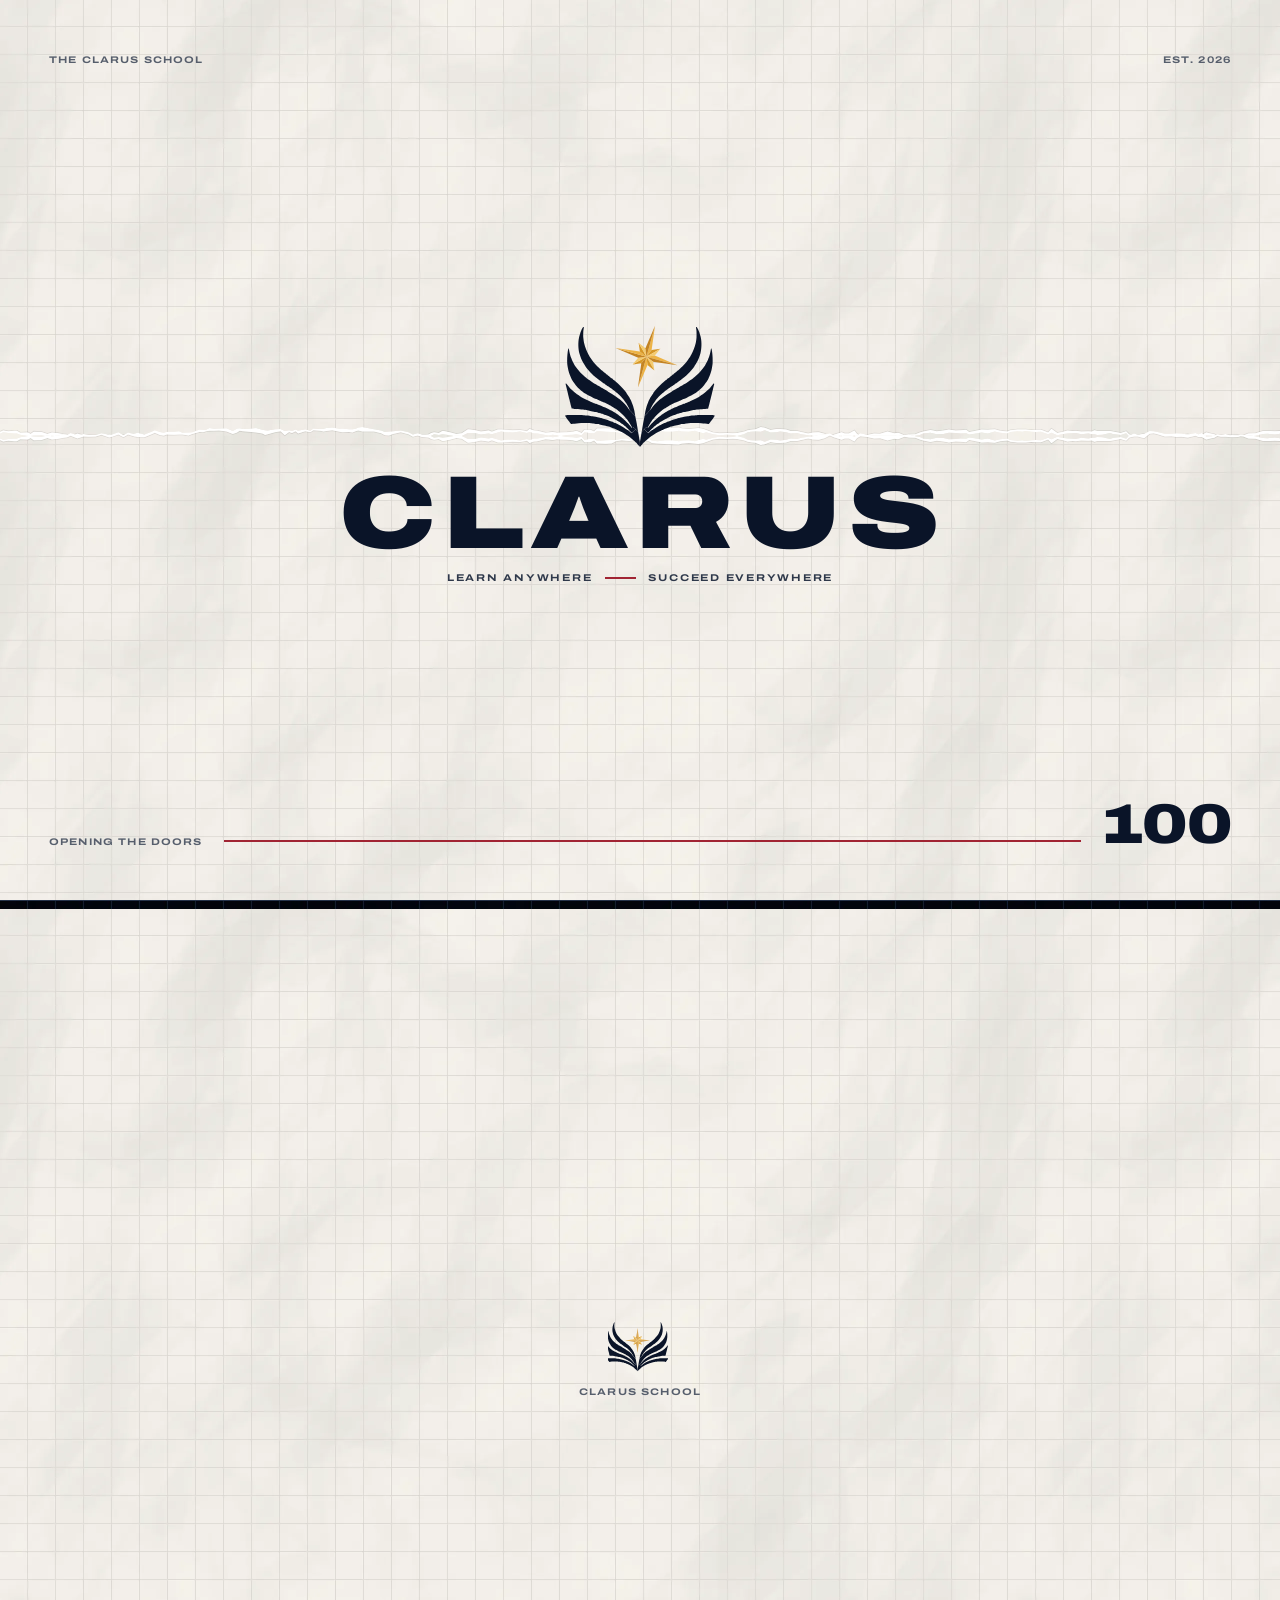
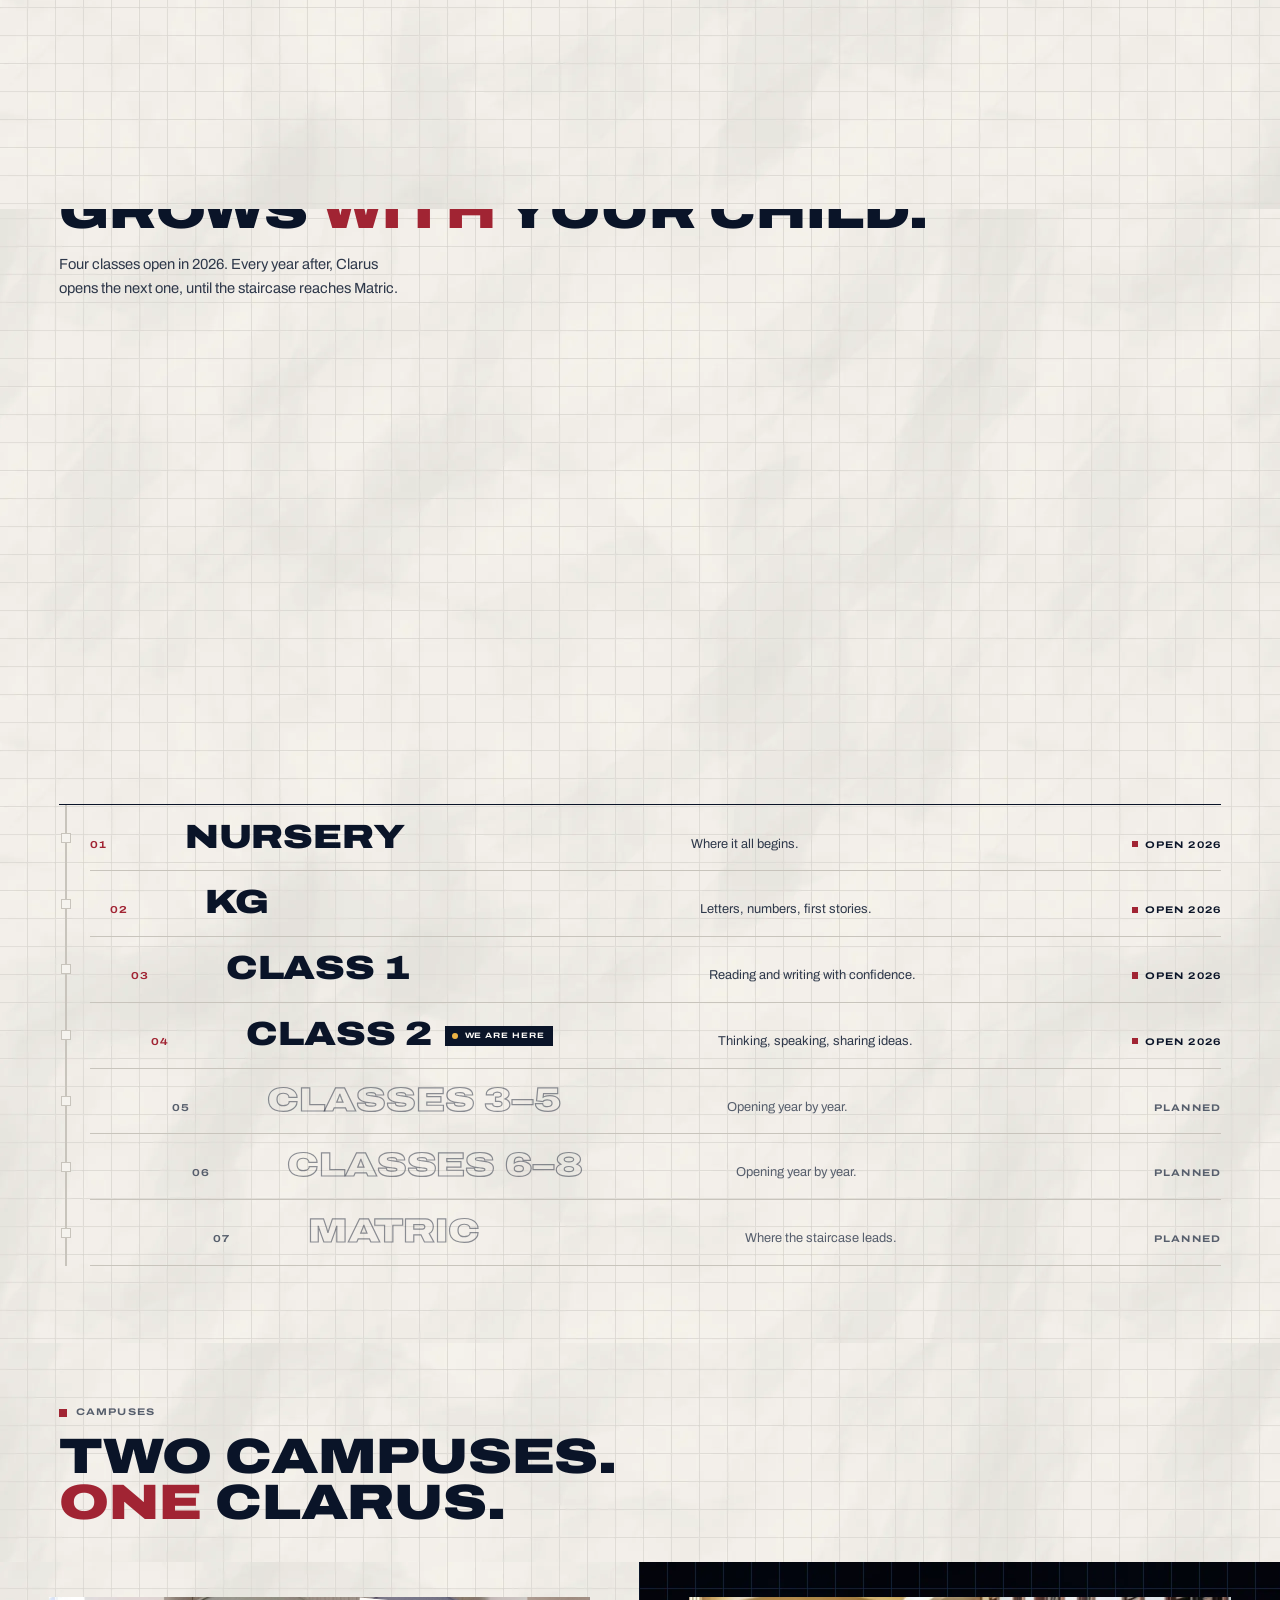
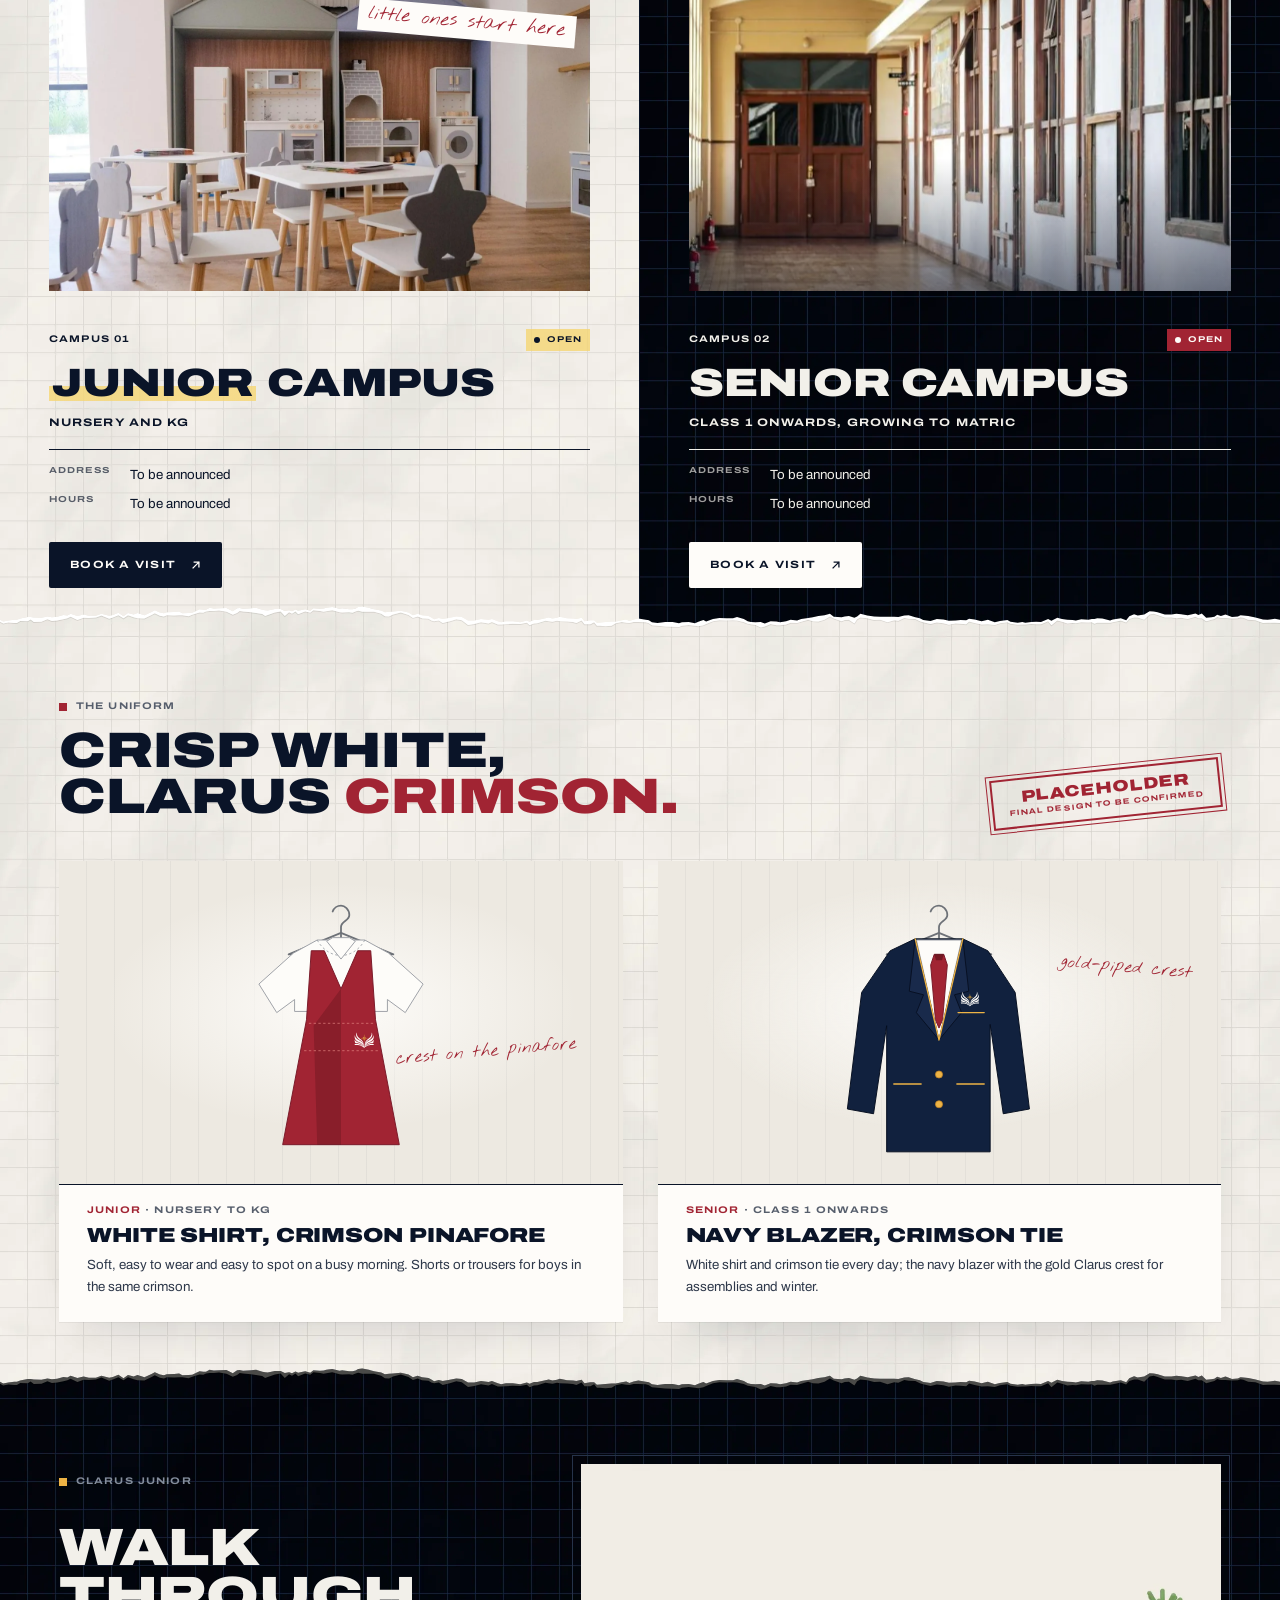
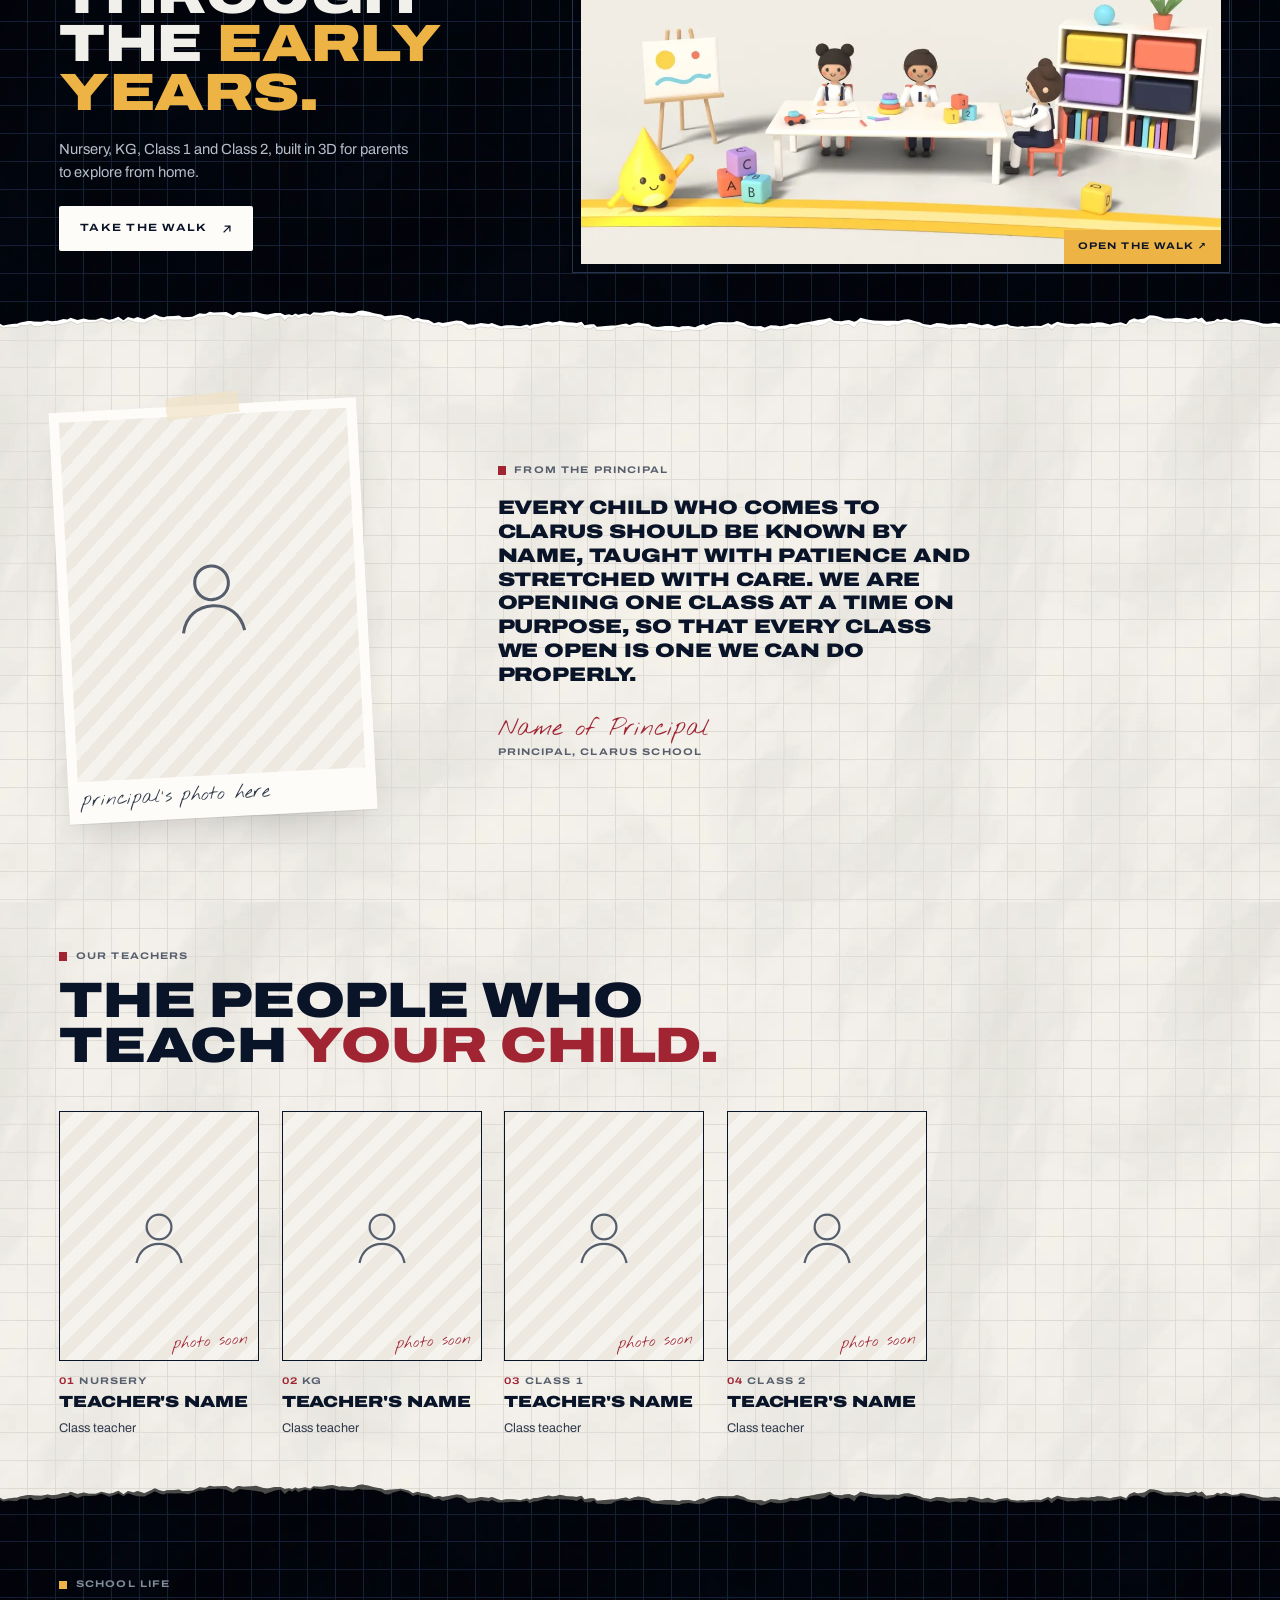
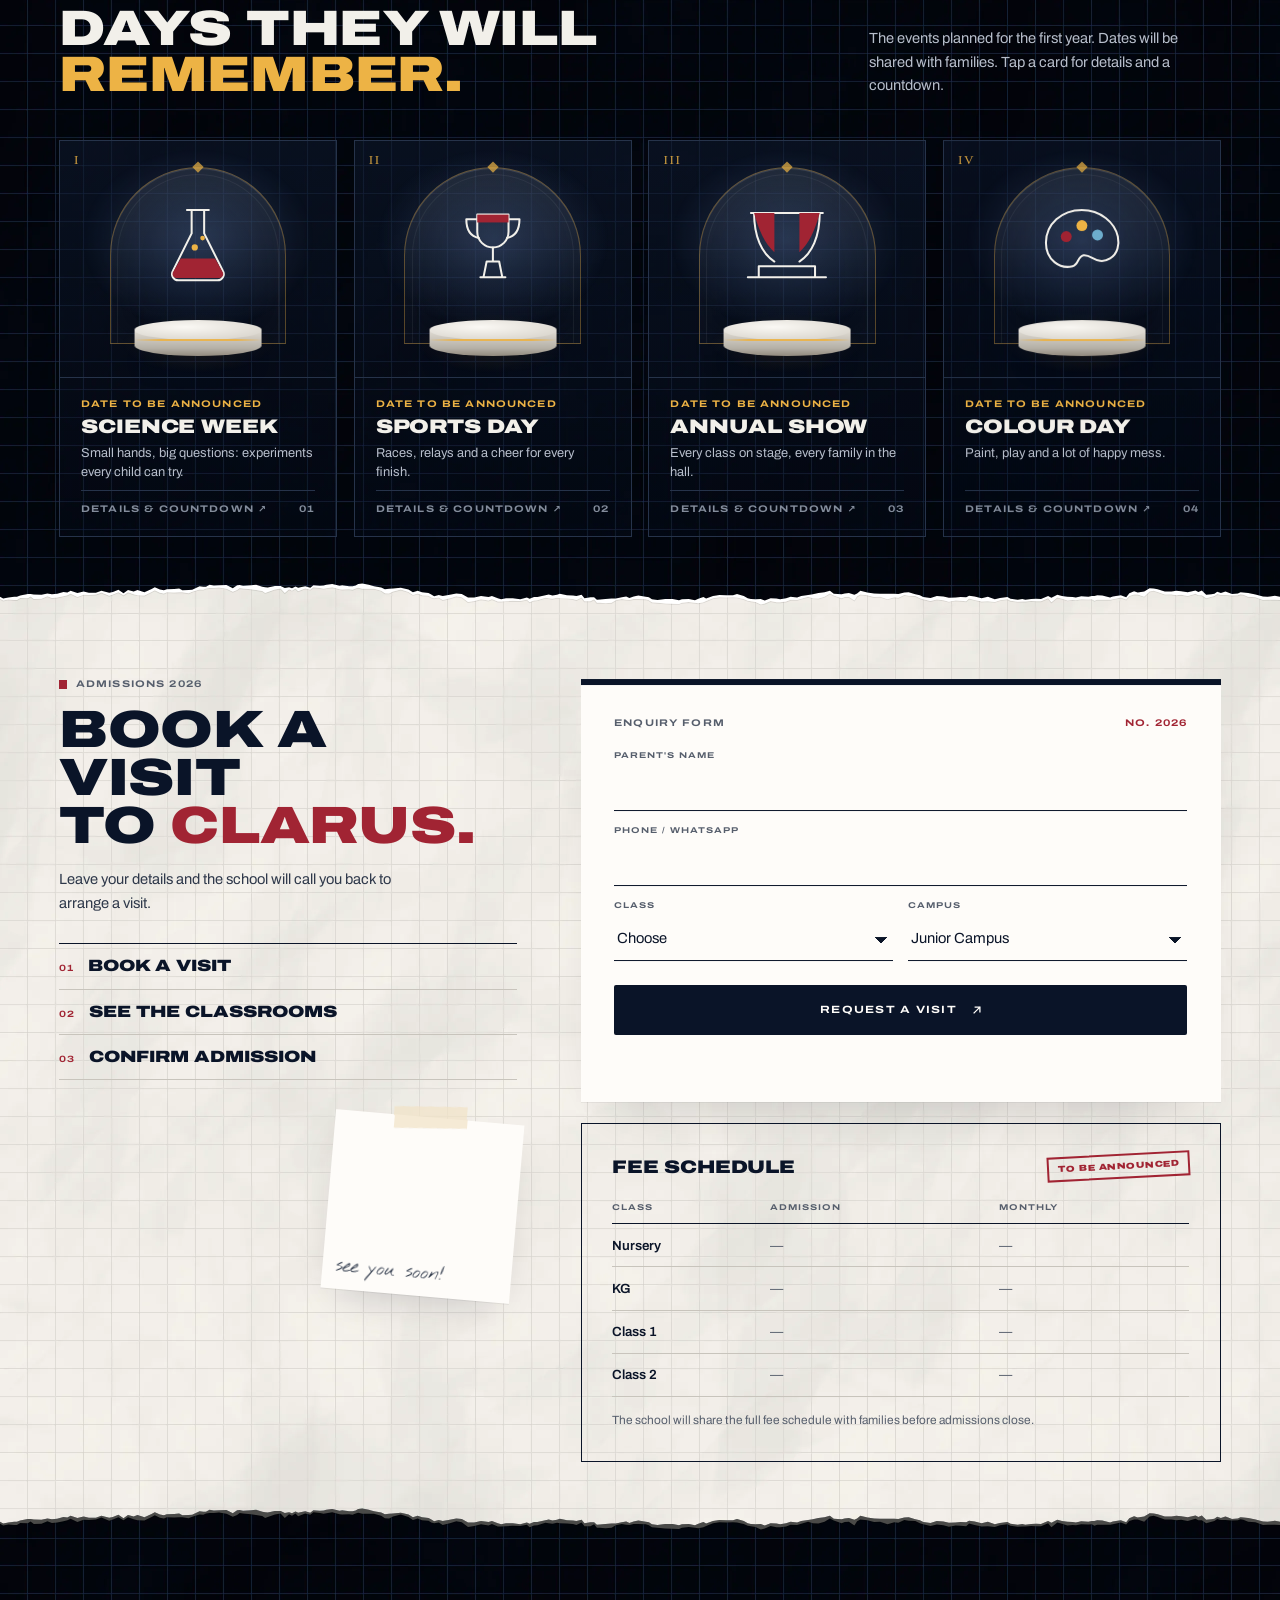
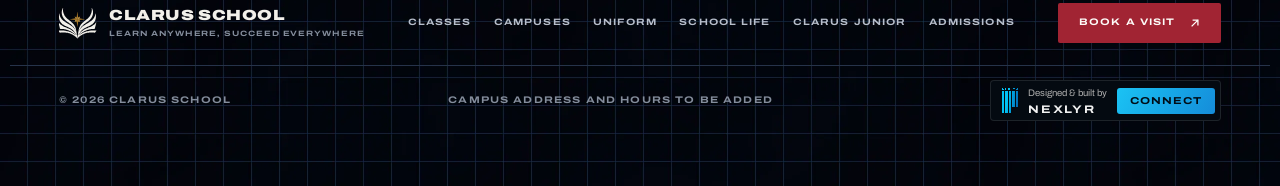
<file: index.html>
<!DOCTYPE html>
<html lang="en">
<head>
<meta charset="utf-8">
<meta name="viewport" content="width=device-width, initial-scale=1, viewport-fit=cover">
<meta name="robots" content="noindex, nofollow">
<title>Clarus School · Learn Anywhere, Succeed Everywhere</title>
<meta name="description" content="Clarus School. Nursery to Class 2, opening 2026 and growing class by class to Matric. Book a campus visit.">
<meta name="theme-color" content="#F4F1EA">
<link rel="canonical" href="https://clarus.nexlyr.solutions/">
<meta property="og:type" content="website">
<meta property="og:site_name" content="Clarus School">
<meta property="og:locale" content="en_PK">
<meta property="og:url" content="https://clarus.nexlyr.solutions/">
<meta property="og:title" content="Clarus School · Learn Anywhere, Succeed Everywhere">
<meta property="og:description" content="Clarus School. Nursery to Class 2, opening 2026 and growing class by class to Matric. Book a campus visit.">
<meta property="og:image" content="https://clarus.nexlyr.solutions/assets/og.jpg?v=3">
<meta property="og:image:secure_url" content="https://clarus.nexlyr.solutions/assets/og.jpg?v=3">
<meta property="og:image:type" content="image/jpeg">
<meta property="og:image:width" content="1200">
<meta property="og:image:height" content="630">
<meta property="og:image:alt" content="The Clarus School: the CLARUS wordmark above a 3D model of the school, with Learn anywhere, succeed everywhere">
<meta name="twitter:card" content="summary_large_image">
<meta name="twitter:title" content="Clarus School · Learn Anywhere, Succeed Everywhere">
<meta name="twitter:description" content="Clarus School. Nursery to Class 2, opening 2026 and growing class by class to Matric. Book a campus visit.">
<meta name="twitter:image:alt" content="The Clarus School: the CLARUS wordmark above a 3D model of the school, with Learn anywhere, succeed everywhere">
<meta name="twitter:image" content="https://clarus.nexlyr.solutions/assets/og.jpg?v=3">
<link rel="icon" href="/favicon.ico" sizes="48x48">
<link rel="icon" href="/assets/favicon.svg" type="image/svg+xml">
<link rel="apple-touch-icon" href="/apple-touch-icon.png">
<link rel="manifest" href="/site.webmanifest">
<meta name="application-name" content="Clarus School">
<meta name="apple-mobile-web-app-title" content="Clarus">
<script type="application/ld+json">
{"@context":"https://schema.org","@type":"School","name":"Clarus School","url":"https://clarus.nexlyr.solutions/","logo":"https://clarus.nexlyr.solutions/assets/icon-512.png","image":"https://clarus.nexlyr.solutions/assets/og.jpg?v=3","slogan":"Learn anywhere, succeed everywhere","foundingDate":"2026","description":"Nursery to Class 2, growing class by class to Matric."}
</script>
<!-- the opening plays once per visit; reduced-motion visitors skip it -->
<script>
(function(){var d=document.documentElement,seen;try{seen=sessionStorage.getItem('clarus-opened')}catch(e){}
d.classList.add('js');if(seen||matchMedia('(prefers-reduced-motion: reduce)').matches)d.classList.add('no-opening');else d.classList.add('opening');})();
</script>
<link rel="preload" href="fonts/archivo-wide-900.woff2" as="font" type="font/woff2" crossorigin>
<link rel="preload" href="fonts/archivo-wide-700.woff2" as="font" type="font/woff2" crossorigin>
<link rel="preload" href="fonts/archivo-400.woff2" as="font" type="font/woff2" crossorigin>
<link rel="preload" as="image" href="assets/photos/classroom-sun.webp" media="(min-width:821px)">
<link rel="preload" as="image" href="assets/photos/classroom-sun-m.webp" media="(max-width:820px)">
<script>(function(){try{if(sessionStorage.getItem('clarus-curtain')){document.documentElement.classList.add('arrive');sessionStorage.removeItem('clarus-curtain')}}catch(e){}})();</script>
<link rel="stylesheet" href="vendor/lenis/lenis.css">
<link rel="stylesheet" href="css/clarus.css">
<link rel="modulepreload" href="vendor/three/three.min.js">
<script type="importmap">
{ "imports": { "three": "./vendor/three/three.min.js", "three/addons/": "./vendor/three/addons/" } }
</script>
</head>
<body data-page="home">
<svg class="defs" aria-hidden="true" focusable="false"><defs><path id="cb1" pathLength="100" d="M223.4 295.7C215.9 288.3 214.6 286.9 214.7 286.4C214.8 285.5 213.9 283.0 212.6 280.3C208.7 272.8 207.3 270.3 204.4 265.8C202.3 262.7 201.6 261.7 199.9 259.3C195.8 253.6 183.7 240.7 178.4 236.4C175.2 233.8 175.0 233.6 172.7 231.6C170.4 229.7 168.7 228.5 163.9 224.9C162.1 223.6 160.3 222.3 160.0 222.0C159.2 221.3 156.3 219.4 155.2 218.7C154.3 218.2 153.4 217.6 151.4 216.1C147.1 213.0 142.9 210.2 140.9 208.9C140.2 208.5 139.1 207.7 138.4 207.2C137.7 206.7 136.8 206.0 136.4 205.7C136.0 205.5 134.9 204.7 134.1 204.2C132.5 203.1 128.5 200.3 126.8 198.9C126.3 198.6 125.5 198.0 125.0 197.6C124.5 197.3 123.7 196.7 123.2 196.3C122.7 195.9 121.4 195.0 120.3 194.2C118.1 192.6 113.1 188.7 111.6 187.4C104.0 180.9 96.9 173.8 92.3 168.4C90.8 166.7 89.4 165.0 89.0 164.6C88.7 164.2 88.2 163.6 87.9 163.2C87.6 162.9 86.4 161.3 85.2 159.7C84.0 158.2 82.7 156.5 82.4 156.0C81.3 154.6 78.4 150.0 77.4 148.1C76.9 147.2 76.3 146.2 76.1 146.0C75.5 145.3 71.7 137.7 69.7 133.5C68.5 131.0 66.5 125.9 66.5 125.5C66.5 125.3 66.3 124.7 66.0 124.0C65.8 123.4 65.2 121.6 64.8 120.0C64.3 118.4 63.8 116.6 63.6 115.9C59.9 103.3 59.3 82.1 62.3 68.8C62.4 68.1 62.7 66.8 62.9 65.9C63.4 62.9 64.6 58.8 66.3 54.0C66.4 53.5 66.8 52.7 67.0 52.1C67.2 51.6 67.8 50.2 68.2 49.0C70.9 42.1 74.3 36.3 75.7 36.3C77.3 36.2 77.3 36.3 76.4 41.6C76.1 43.5 75.6 46.2 75.5 47.6C75.1 50.6 74.9 65.9 75.3 68.1C75.4 69.0 75.6 70.9 75.8 72.5C76.0 75.4 77.1 82.3 77.5 84.1C80.6 97.3 85.4 110.1 91.3 120.2C91.8 121.1 92.7 122.9 93.4 124.1C95.0 126.7 96.3 128.7 101.9 136.3C107.1 143.3 116.2 153.4 122.5 159.2C124.2 160.8 126.7 163.1 128.0 164.4C129.3 165.6 131.1 167.2 132.0 167.9C132.8 168.6 134.2 169.7 135.0 170.5C135.9 171.3 136.7 172.0 137.0 172.1C137.2 172.2 138.1 173.0 139.0 173.7C140.0 174.5 141.3 175.6 142.0 176.1C142.7 176.7 143.7 177.5 144.2 177.9C145.7 179.3 145.9 179.5 146.7 179.9C147.1 180.2 148.5 181.3 149.8 182.4C154.1 185.8 159.2 189.8 160.9 191.0C161.1 191.2 161.8 191.7 162.3 192.1C162.8 192.5 164.1 193.6 165.1 194.4C166.2 195.2 167.4 196.2 167.8 196.6C168.6 197.3 171.3 199.6 172.8 200.7C181.5 207.4 194.0 220.1 200.8 229.0C203.4 232.3 205.1 234.6 205.5 235.2C206.4 236.5 209.2 240.7 210.0 242.0C210.5 242.8 211.2 244.0 211.7 244.8C213.3 247.2 215.2 250.4 215.6 251.1C215.8 251.5 216.9 253.8 218.1 256.2C219.2 258.5 220.3 260.8 220.5 261.2C220.6 261.6 221.1 262.8 221.6 264.0C223.4 268.2 224.9 272.4 225.9 275.9C226.1 276.7 226.5 277.8 226.7 278.4C227.1 279.6 228.2 283.9 228.4 284.8C228.5 285.1 228.8 286.5 229.1 287.9C229.4 289.2 230.1 292.3 230.5 294.8C230.9 297.2 231.4 299.6 231.5 300.2C231.9 302.4 232.2 304.3 232.2 304.4C232.1 304.4 228.2 300.5 223.4 295.7Z"/><path id="cb2" pathLength="100" d="M233.4 345.2C226.1 338.0 226.1 338.0 223.8 338.0C221.6 338.0 221.5 338.0 221.3 337.3C221.2 336.9 220.1 334.9 218.8 332.8C217.6 330.8 216.3 328.6 216.0 328.1C215.5 327.1 214.1 325.0 212.9 323.2C212.5 322.6 211.7 321.6 211.2 320.9C210.3 319.4 207.6 315.9 206.3 314.4C205.0 312.8 203.0 310.4 202.2 309.5C197.6 303.9 190.5 297.0 183.8 291.5C183.3 291.1 182.3 290.3 181.6 289.7C179.2 287.7 173.7 283.7 170.2 281.6C169.8 281.3 168.9 280.8 168.4 280.5C167.8 280.1 165.9 278.9 164.0 277.7C162.1 276.6 160.4 275.5 160.1 275.2C159.8 275.0 159.3 274.7 159.0 274.6C158.7 274.5 158.3 274.4 158.1 274.2C156.7 273.1 143.6 266.5 138.8 264.4C137.6 263.9 136.3 263.3 136.0 263.1C135.6 262.9 135.2 262.8 135.0 262.8C134.8 262.8 134.1 262.5 133.4 262.2C132.7 261.8 131.4 261.3 130.5 260.9C129.6 260.5 128.3 259.9 127.6 259.6C126.9 259.3 125.1 258.5 123.6 257.9C122.1 257.2 120.0 256.3 118.9 255.8C117.8 255.3 115.9 254.5 114.8 254.0C113.6 253.6 112.3 253.0 111.9 252.9C108.1 251.2 106.1 250.3 104.6 249.6C98.4 246.7 97.1 246.1 94.9 244.9C93.5 244.2 92.1 243.5 91.8 243.2C91.5 243.0 91.1 242.8 90.9 242.8C90.8 242.8 89.8 242.2 88.7 241.5C87.5 240.9 85.2 239.5 83.5 238.5C81.8 237.5 80.0 236.3 79.5 236.0C77.1 234.4 76.4 233.9 75.0 232.9C74.2 232.2 73.0 231.4 72.3 230.9C68.3 228.2 58.4 219.1 54.5 214.4C53.6 213.4 52.5 212.1 52.0 211.6C50.0 209.3 44.3 201.1 43.1 198.8C42.9 198.3 42.5 197.7 42.4 197.5C42.0 197.0 40.8 194.9 39.1 191.4C38.3 189.9 37.6 188.4 37.5 188.2C37.3 187.9 37.1 187.3 36.9 186.8C36.7 186.3 36.0 184.5 35.3 182.8C32.4 175.8 30.5 169.2 28.8 160.0C27.5 153.3 27.0 149.6 26.7 145.5C26.1 135.7 26.7 122.2 28.1 112.1C28.5 109.3 28.7 108.5 29.5 104.4C29.8 103.0 30.0 101.8 30.0 101.7C30.0 101.3 31.2 101.5 31.6 101.9C31.8 102.2 32.0 103.0 32.1 103.8C33.1 112.1 36.8 125.6 39.8 132.1C40.0 132.7 40.3 133.3 40.3 133.6C40.3 133.8 40.4 134.0 40.5 134.1C40.6 134.2 40.9 134.8 41.2 135.6C42.0 137.6 47.5 148.5 49.2 151.5C50.0 152.7 52.3 156.1 53.5 157.8C53.8 158.1 54.3 158.8 54.6 159.2C58.0 164.0 64.0 171.0 70.2 177.2C74.5 181.6 79.6 186.1 82.9 188.6C83.6 189.2 84.8 190.1 85.5 190.7C86.3 191.4 88.1 192.7 89.5 193.8C90.9 194.8 92.6 196.0 93.1 196.4C93.7 196.8 95.2 197.9 96.5 198.7C97.8 199.6 99.2 200.6 99.6 200.8C100.0 201.1 100.9 201.7 101.6 202.2C102.3 202.6 103.3 203.3 103.8 203.6C104.6 204.3 106.0 205.1 111.4 208.5C116.4 211.6 117.1 212.0 118.6 212.9C119.4 213.4 120.3 213.9 120.5 214.0C121.4 214.5 128.3 218.4 130.2 219.4C131.4 220.1 132.9 220.9 133.6 221.4C134.3 221.8 135.7 222.7 136.8 223.3C137.8 223.8 139.3 224.7 140.1 225.2C142.3 226.4 142.8 226.7 143.1 226.7C143.2 226.7 143.6 227.0 144.0 227.3C145.2 228.3 150.2 231.3 153.0 232.9C153.6 233.3 154.3 233.7 154.7 234.0C155.0 234.3 155.4 234.5 155.5 234.5C156.0 234.5 161.5 237.9 167.7 242.1C171.2 244.5 174.4 246.6 174.8 246.9C175.3 247.2 176.0 247.6 176.4 248.0C177.5 248.8 181.5 251.8 182.2 252.3C188.7 256.7 199.9 267.6 207.6 276.9C208.2 277.7 210.0 280.2 211.4 282.4C214.1 286.4 214.1 286.4 223.3 295.6C232.5 304.9 232.5 304.9 232.7 306.9C233.2 310.2 234.1 315.1 235.3 320.9C235.7 322.9 236.2 325.3 236.3 326.1C236.4 326.9 236.6 327.6 236.6 327.7C236.7 327.8 236.9 329.1 237.1 330.5C237.4 332.0 237.8 334.4 238.0 335.9C238.3 337.4 238.6 339.3 238.8 340.1C238.9 340.9 239.2 342.6 239.4 343.9C239.6 345.1 239.8 347.0 240.0 348.0C240.2 349.0 240.4 350.4 240.5 351.1C240.7 351.8 240.7 352.4 240.7 352.4C240.6 352.4 237.3 349.2 233.4 345.2Z"/><path id="cb3" pathLength="100" d="M220.0 354.3C219.4 353.5 217.7 351.6 216.2 350.1C208.4 342.1 207.0 340.7 205.0 339.0C203.8 337.9 202.4 336.7 201.8 336.3C201.1 335.8 199.8 334.7 198.8 333.7C197.7 332.8 195.3 330.9 193.4 329.5C191.4 328.1 188.8 326.1 187.4 325.1C186.1 324.1 184.4 322.9 183.7 322.6C183.0 322.2 182.2 321.8 181.9 321.5C181.4 321.1 176.8 318.3 175.3 317.5C174.8 317.2 174.4 317.0 174.2 316.8C173.9 316.6 168.5 313.7 167.1 313.1C166.7 312.9 166.0 312.5 165.5 312.2C165.0 311.9 163.3 311.1 161.8 310.3C160.2 309.6 158.5 308.8 158.0 308.5C156.2 307.5 146.3 303.4 142.9 302.3C142.2 302.0 139.8 301.2 137.6 300.4C135.4 299.6 132.9 298.7 132.1 298.5C131.3 298.2 129.9 297.8 129.1 297.5C128.3 297.2 127.4 296.9 127.1 296.8C126.4 296.6 121.9 295.3 120.4 294.9C118.2 294.2 115.3 293.5 113.7 293.1C112.8 293.0 110.1 292.4 107.6 291.8C100.8 290.3 97.5 289.6 93.5 288.9C91.5 288.5 89.2 288.1 88.4 287.9C86.9 287.6 84.9 287.3 77.5 286.3C75.5 286.0 73.4 285.7 72.9 285.6C68.9 285.1 60.6 284.3 53.8 283.8C38.9 282.6 40.2 282.8 39.9 281.4C39.8 281.0 39.5 280.1 39.4 279.4C38.9 277.8 36.6 268.4 36.1 266.3C35.9 265.4 35.6 264.1 35.4 263.5C35.2 262.9 34.9 261.8 34.7 261.1C34.3 259.2 34.1 258.4 33.1 254.4C32.1 250.7 29.6 240.8 28.3 234.8C28.1 234.3 27.7 232.3 27.2 230.4C26.7 228.4 26.0 225.6 25.6 224.0C25.3 222.4 24.8 220.5 24.6 219.8C24.3 218.4 23.4 214.9 23.0 213.2C22.9 212.8 22.6 211.5 22.3 210.4C21.8 208.5 21.8 207.8 22.3 207.8C22.4 207.8 22.5 207.5 22.5 207.1C22.5 205.9 22.7 205.7 23.5 206.5C23.9 206.9 24.3 207.3 24.3 207.4C24.3 207.5 24.9 208.3 25.7 209.2C26.5 210.0 27.5 211.3 28.1 211.9C29.4 213.6 31.8 216.5 33.5 218.6C36.3 222.0 45.7 230.8 50.5 234.7C55.5 238.7 56.7 239.5 60.1 241.8C61.9 243.0 63.7 244.2 64.1 244.5C70.1 248.6 82.3 255.1 93.2 260.0C94.1 260.5 95.3 261.0 95.9 261.2C96.4 261.5 97.4 261.9 98.1 262.2C98.8 262.5 100.2 263.1 101.2 263.5C104.3 264.8 104.6 264.9 106.0 265.5C107.3 266.0 110.2 267.1 113.4 268.2C115.1 268.9 117.1 269.6 118.8 270.3C119.5 270.5 121.3 271.2 122.8 271.7C126.8 273.2 131.6 275.2 134.8 276.7C135.8 277.2 136.9 277.7 137.2 277.8C137.6 277.9 138.8 278.4 140.0 278.9C141.2 279.4 142.5 279.9 142.9 280.1C143.3 280.2 143.8 280.5 144.0 280.7C144.2 280.8 144.5 281.0 144.6 281.0C144.8 281.0 145.4 281.3 146.1 281.6C146.8 281.9 148.3 282.6 149.5 283.1C150.7 283.6 151.8 284.2 152.0 284.4C152.2 284.5 153.7 285.3 155.2 286.1C158.7 287.8 161.6 289.3 162.5 290.0C162.9 290.3 163.3 290.5 163.4 290.5C163.5 290.5 164.3 290.9 165.1 291.4C167.8 293.0 171.1 295.1 172.5 296.0C173.3 296.5 174.3 297.1 174.7 297.3C175.1 297.6 175.9 298.1 176.5 298.5C177.1 298.9 177.9 299.4 178.3 299.7C178.7 299.9 179.4 300.4 179.8 300.8C180.2 301.1 181.3 301.9 182.1 302.5C186.0 305.3 191.2 309.2 192.0 310.0C192.6 310.5 193.4 311.2 193.9 311.7C202.4 318.7 215.0 331.6 218.8 337.1C219.5 338.1 222.4 341.5 222.6 341.5C222.9 341.5 222.8 340.5 222.4 339.8C221.5 338.0 221.5 338.0 223.9 338.0C226.1 338.0 226.1 338.0 229.6 341.5L233.1 345.0L227.7 350.4C221.5 356.6 221.7 356.5 220.0 354.3Z"/><path id="cb4" pathLength="100" d="M245.6 397.6C244.9 396.7 243.7 395.3 242.5 394.0C242.0 393.5 240.1 391.4 238.3 389.3C236.4 387.2 234.8 385.4 234.6 385.3C234.4 385.2 232.9 383.8 231.1 382.1C229.3 380.4 227.5 378.8 227.1 378.5C226.7 378.1 224.9 376.6 223.1 375.1C217.1 370.0 214.8 368.3 209.9 364.9C208.8 364.2 207.7 363.4 207.5 363.2C207.3 362.9 207.1 362.8 206.9 362.8C206.8 362.8 205.4 361.9 203.9 360.9C197.3 356.6 185.3 350.0 178.8 347.2C177.7 346.8 176.7 346.4 176.5 346.2C174.6 345.3 169.9 343.3 168.0 342.6C166.7 342.2 163.8 341.1 161.5 340.3C156.9 338.6 151.3 336.8 150.8 336.8C150.7 336.8 149.5 336.4 148.2 336.0C145.5 335.2 145.3 335.2 138.4 333.4C132.3 331.9 128.6 331.0 124.4 330.3C122.7 330.0 120.8 329.6 120.1 329.5C118.4 329.2 114.1 328.6 109.8 328.1C107.8 327.9 105.5 327.6 104.6 327.5C96.3 326.1 73.5 325.7 61.1 326.6C53.7 327.2 42.7 328.4 40.6 328.8C39.2 329.1 39.0 329.1 38.4 329.0C38.1 329.0 36.2 326.8 34.1 324.0C33.1 322.6 32.2 321.3 31.3 320.1C29.3 317.3 28.8 316.6 27.2 314.6C26.3 313.4 25.3 312.0 25.0 311.6C24.6 311.2 23.8 310.0 23.0 308.9C22.3 307.8 21.5 306.5 21.2 306.1C20.6 305.3 20.6 304.0 21.1 303.1C21.4 302.7 21.7 302.6 24.0 302.5C25.5 302.5 28.1 302.4 29.9 302.3C34.6 302.0 69.1 302.1 73.9 302.5C79.0 302.8 85.7 303.5 87.8 303.8C88.6 303.9 91.2 304.2 93.4 304.5C95.6 304.8 98.4 305.2 99.8 305.4C101.1 305.6 102.5 305.8 102.9 305.8C108.5 306.7 115.4 308.0 125.8 310.3C127.9 310.8 130.2 311.4 135.0 312.9C137.1 313.5 140.1 314.4 141.5 314.8C146.1 316.1 147.0 316.4 152.1 318.2C158.1 320.3 158.6 320.5 161.0 321.5C162.0 321.9 163.4 322.5 164.1 322.7C164.8 323.0 165.6 323.3 165.9 323.5C167.0 324.0 170.9 325.8 172.2 326.3C175.7 327.6 191.4 335.9 196.0 338.9C197.3 339.7 199.3 341.0 200.5 341.7C203.5 343.6 204.1 344.0 206.5 345.7C207.7 346.6 208.9 347.4 209.3 347.6C209.7 347.8 210.6 348.5 211.3 349.0C212.0 349.6 213.4 350.6 214.4 351.4C215.3 352.1 217.2 353.6 218.5 354.7C220.7 356.6 221.5 357.1 221.5 356.5C221.5 356.4 221.4 356.2 221.2 356.0C221.0 355.8 221.1 355.8 221.6 355.8C222.3 355.8 223.2 354.9 227.8 350.4L233.1 345.0L237.1 349.0C240.2 352.1 241.0 353.0 241.0 353.6C241.0 354.0 241.2 355.0 241.4 356.0C242.1 359.7 242.3 360.7 242.5 362.0C242.6 362.8 243.2 366.4 243.9 370.1C244.5 373.8 245.1 377.4 245.3 378.1C245.4 378.8 245.6 380.4 245.9 381.8C246.6 385.8 246.3 398.6 245.6 397.6Z"/><path id="cstar-o" pathLength="100" d="M246.25 78.00L255.43 147.83L278.78 137.47L268.42 160.82L338.25 170.00L268.42 179.18L278.78 202.53L255.43 192.17L246.25 262.00L237.07 192.17L213.72 202.53L224.08 179.18L154.25 170.00L224.08 160.82L213.72 137.47L237.07 147.83Z"/><g id="cstar"><path class="sl" d="M246.25 170.0L246.25 78.00L255.43 147.83Z"/><path class="sdx" d="M246.25 170.0L255.43 147.83L278.78 137.47Z"/><path class="slx" d="M246.25 170.0L278.78 137.47L268.42 160.82Z"/><path class="sl" d="M246.25 170.0L268.42 160.82L338.25 170.00Z"/><path class="sd" d="M246.25 170.0L338.25 170.00L268.42 179.18Z"/><path class="slx" d="M246.25 170.0L268.42 179.18L278.78 202.53Z"/><path class="sdx" d="M246.25 170.0L278.78 202.53L255.43 192.17Z"/><path class="sl" d="M246.25 170.0L255.43 192.17L246.25 262.00Z"/><path class="sd" d="M246.25 170.0L246.25 262.00L237.07 192.17Z"/><path class="sdx" d="M246.25 170.0L237.07 192.17L213.72 202.53Z"/><path class="slx" d="M246.25 170.0L213.72 202.53L224.08 179.18Z"/><path class="sd" d="M246.25 170.0L224.08 179.18L154.25 170.00Z"/><path class="sl" d="M246.25 170.0L154.25 170.00L224.08 160.82Z"/><path class="sdx" d="M246.25 170.0L224.08 160.82L213.72 137.47Z"/><path class="slx" d="M246.25 170.0L213.72 137.47L237.07 147.83Z"/><path class="sd" d="M246.25 170.0L237.07 147.83L246.25 78.00Z"/></g><g id="cwing"><use href="#cb1"/><use href="#cb2"/><use href="#cb3"/><use href="#cb4"/></g><symbol id="cmark" viewBox="14 6 465 398"><g class="mk-pages"><use href="#cwing"/><use href="#cwing" transform="translate(492.5 0) scale(-1 1)"/></g><use href="#cstar"/></symbol></defs></svg>
<a class="skip" href="#main">Skip to content</a>

<!-- ═══════════ OPENING ═══════════ -->
<div class="pre" id="pre" aria-hidden="true">
  <div class="pre-sheet pre-top paper"></div>
  <div class="pre-sheet pre-bot paper"></div>
  <div class="pre-stage">
    <p class="lbl pre-k pre-k1">The Clarus School</p>
    <p class="lbl pre-k pre-k2">Est. 2026</p>
    <svg class="pre-mark" viewBox="14 6 465 398">
      <g class="pre-pages">
        <use href="#cb1"/><use href="#cb2"/><use href="#cb3"/><use href="#cb4"/>
        <g transform="translate(492.5 0) scale(-1 1)"><use href="#cb1"/><use href="#cb2"/><use href="#cb3"/><use href="#cb4"/></g>
      </g>
      <g class="pre-star"><use href="#cstar"/></g>
    </svg>
    <p class="pre-word" aria-label="Clarus"><span>C</span><span>L</span><span>A</span><span>R</span><span>U</span><span>S</span></p>
    <p class="pre-tag"><span>Learn anywhere</span><i></i><span>Succeed everywhere</span></p>
    <div class="pre-foot">
      <p class="lbl">Opening the doors</p>
      <div class="pre-bar"><i id="pre-bar"></i></div>
      <p class="pre-num num" id="pre-num">000</p>
    </div>
  </div>
</div>

<!-- shared navbar: the same bar on every page (built in by src/build.py) -->
<div class="curtain" id="curtain" aria-hidden="true"><svg viewBox="14 6 465 398"><use href="#cmark"/></svg><span class="lbl">Clarus School</span></div>
<header class="nav" id="nav">
  <a class="brand" href="/" aria-label="Clarus School, home">
    <svg class="brand-mark" viewBox="14 6 465 398" aria-hidden="true"><use href="#cmark"/></svg>
    <span class="brand-word">Clarus<small>School</small></span>
  </a>
  <nav class="links" aria-label="Main">
    <a href="/#classes" data-sec="classes">Classes</a>
    <a href="/#campuses" data-sec="campuses">Campuses</a>
    <a href="/#uniform" data-sec="uniform">Uniform</a>
    <a href="/#life" data-sec="life">School life</a>
    <a href="/junior" data-page="junior">Clarus Junior</a>
  </nav>
  <div class="nav-end">
    <p class="lbl nav-open"><i class="live"></i>Admissions open</p>
    <a class="btn nav-cta" href="/#admissions">Book a visit<svg class="arw" viewBox="0 0 24 24" aria-hidden="true"><path d="M7 17 17 7M9 7h8v8"/></svg></a>
    <button class="menu-btn" id="menu-btn" type="button" aria-expanded="false" aria-controls="menu-pop" aria-label="Open menu"><span class="lbl">Menu</span><i></i></button>
  </div>
  <i class="nav-prog" id="nav-prog" aria-hidden="true"></i>
  <div class="menu-pop" id="menu-pop" hidden>
    <nav aria-label="Menu">
      <a href="/#classes"><small>01</small>Classes</a>
      <a href="/#campuses"><small>02</small>Campuses</a>
      <a href="/#uniform"><small>03</small>Uniform</a>
      <a href="/#life"><small>04</small>School life</a>
      <a href="/#admissions"><small>05</small>Admissions</a>
      <a href="/junior" data-page="junior"><small>06</small>Clarus Junior</a>
    </nav>
    <a class="btn btn-wide" href="/#admissions">Book a visit<svg class="arw" viewBox="0 0 24 24" aria-hidden="true"><path d="M7 17 17 7M9 7h8v8"/></svg></a>
  </div>
</header>


<main id="main">

<!-- ═══════════ 1 · HERO ═══════════ -->
<section class="hero paper" id="top">
  <div class="hero-labels" aria-hidden="true">
    <span class="lbl">Est. 2026</span>
    <span class="lbl">Nursery <b>→</b> Matric</span>
    <span class="lbl">Admissions 2026</span>
  </div>

  <h1 class="hero-word" aria-label="Clarus School. Learn anywhere, succeed everywhere.">
    <span class="hw" aria-hidden="true"><span>C</span><span>L</span><span>A</span><span>R</span><span>U</span><span>S</span></span>
  </h1>

  <div class="hero-grid">
    <div class="hero-copy">
      <p class="hero-tag" aria-hidden="true"><span class="ln"><span>Learn anywhere.</span></span><span class="ln"><span>Succeed <em>everywhere.</em></span></span></p>
      <p class="hero-p">A school for little ones, opening in 2026 and growing with your child, class by class, all the way to Matric.</p>
      <div class="hero-ctas">
        <a class="btn" href="#admissions">Book a visit<svg class="arw" viewBox="0 0 24 24" aria-hidden="true"><path d="M7 17 17 7M9 7h8v8"/></svg></a>
        <a class="link" href="#classes">Explore classes</a>
      </div>
      <ul class="hero-classes" aria-label="Classes open this year">
        <li><b>01</b>Nursery</li><li><b>02</b>KG</li><li><b>03</b>Class 1</li><li><b>04</b>Class 2</li>
      </ul>
    </div>

    <div class="hero-art">
      <figure class="hero-photo sel" data-sel>
        <canvas id="hero3d" aria-label="A concept model of the Clarus main building: a white classical hall with columns, a red dome and a gold star, on a wooden board with lawns and trees" role="img"></canvas>
        <picture>
          <source media="(max-width:820px)" srcset="assets/photos/classroom-sun-m.webp">
          <img src="assets/photos/classroom-sun.webp" width="2000" height="1334" alt="A sunlit classroom with wooden desks and tall windows" fetchpriority="high" decoding="async">
        </picture>
        <span class="h hd1"></span><span class="h hd2"></span><span class="h hd3"></span><span class="h hd4"></span><span class="h hd5"></span><span class="h hd6"></span><span class="h hd7"></span><span class="h hd8"></span>
        <span class="sel-tag lbl">Concept model · 3D</span>
      </figure>
      <figure class="polaroid hero-pol">
        <img src="assets/photos/junior-room.webp" width="1400" height="934" alt="A bright early-years room with small tables and star-shaped chairs" decoding="async">
        <figcaption class="hand">little chairs, big days</figcaption>
        <i class="tape"></i>
      </figure>
      <svg class="hero-star" viewBox="152 76 188.5 188" aria-hidden="true"><use href="#cstar"/></svg>
      <p class="hand hero-note" aria-hidden="true">every class is opened with care<svg viewBox="0 0 120 60"><path d="M4 8c30 4 62 16 84 40m0 0-14-3m14 3 1-14"/></svg></p>
    </div>
  </div>

  <a class="hero-cue lbl" href="#promise" aria-label="Scroll to read more"><span>Scroll</span><i></i></a>
</section>

<!-- ═══════════ marquee ═══════════ -->
<div class="band ink" aria-hidden="true">
  <div class="marquee" id="marquee">
    <div class="mq-track">
      <span>Nursery</span><svg viewBox="152 76 188.5 188"><use href="#cstar"/></svg><span>KG</span><svg viewBox="152 76 188.5 188"><use href="#cstar"/></svg><span>Class 1</span><svg viewBox="152 76 188.5 188"><use href="#cstar"/></svg><span>Class 2</span><svg viewBox="152 76 188.5 188"><use href="#cstar"/></svg><span class="o">One new class every year</span><svg viewBox="152 76 188.5 188"><use href="#cstar"/></svg>
    </div>
  </div>
</div>

<!-- ═══════════ 2 · PROMISE ═══════════ -->
<section class="promise paper" id="promise">
  <div class="wrap promise-in">
    <p class="lbl sec-k"><i></i>Our promise</p>
    <p class="promise-t" id="promise-t">One class at a time, Clarus grows with every child, from the first day of Nursery to the last paper of Matric.</p>
    <div class="promise-foot">
      <figure class="frame promise-ph reveal-img">
        <img src="assets/photos/books-light.webp" width="1000" height="1210" alt="Two stacks of books in soft morning light" loading="lazy" decoding="async">
        <figcaption class="lbl"><span>Fig. 01</span><span>Sample photo</span></figcaption>
      </figure>
      <p class="hand promise-sign">— the Clarus way</p>
    </div>
  </div>
</section>

<!-- ═══════════ 3 · CLASSES (the staircase) ═══════════ -->
<section class="classes paper tear-t" id="classes" aria-labelledby="classes-h">
  <div class="wrap">
    <div class="sec-head">
      <p class="lbl sec-k"><i></i>Classes</p>
      <h2 class="h2" id="classes-h"><span class="ln"><span>A school that</span></span><span class="ln"><span>grows <em>with</em> your child.</span></span></h2>
      <p class="sec-p">Four classes open in 2026. Every year after, Clarus opens the next one, until the staircase reaches Matric.</p>
    </div>
    <div class="cls-3d"><canvas id="books3d" role="img" aria-label="The classes as a staircase of books: one stack per class from Nursery to Matric, with a gold star on Class 2"></canvas><span class="lbl cls-3d-tag">Nursery → Matric, one step a year</span></div>
    <div class="cls" id="cls">
      <div class="cls-rail" aria-hidden="true"><i id="cls-fill"></i></div>
      <ol class="cls-list" id="cls-list"></ol>
    </div>
  </div>
</section>

<!-- ═══════════ 4 · CAMPUSES ═══════════ -->
<section class="campuses" id="campuses" aria-labelledby="campus-h">
  <div class="campus-head paper">
    <div class="wrap">
      <p class="lbl sec-k"><i></i>Campuses</p>
      <h2 class="h2" id="campus-h"><span class="ln"><span>Two campuses.</span></span><span class="ln"><span><em>One</em> Clarus.</span></span></h2>
    </div>
  </div>
  <div class="campus-pair" id="campus-pair"></div>
</section>

<!-- ═══════════ 5 · UNIFORM ═══════════ -->
<section class="uniform paper tear-t" id="uniform" aria-labelledby="uni-h">
  <div class="wrap">
    <div class="sec-head sec-head-row">
      <div>
        <p class="lbl sec-k"><i></i>The uniform</p>
        <h2 class="h2" id="uni-h"><span class="ln"><span>Crisp white,</span></span><span class="ln"><span>Clarus <em>crimson.</em></span></span></h2>
      </div>
      <p class="stamp" aria-label="Placeholder design">Placeholder<small>Final design to be confirmed</small></p>
    </div>

    <div class="uni-grid">
      <article class="uni-card">
        <div class="uni-art">
          <svg viewBox="0 0 400 460" role="img" aria-label="Junior uniform: white shirt with a crimson pinafore and the Clarus crest">
            <use href="#u-hanger"/>
            <!-- shirt -->
            <path class="u-white" d="M120 96 160 74h80l40 22 58 52-30 48-30-22v20H122v-20l-30 22-30-48z"/>
            <path class="u-line" d="M160 74c10 18 26 26 40 26s30-8 40-26"/>
            <path class="u-white" d="M176 76l24 30 24-30-10-6h-28z"/>
            <!-- pinafore -->
            <path class="u-crimson" d="M150 92h22l28 64 28-64h22l8 116 40 210H102l40-210z"/>
            <path class="u-shade" d="M200 156v262H160l-6-200z" opacity=".18"/>
            <path class="u-stitch" d="M146 214h108M138 260h124"/>
            <!-- crest -->
            <g transform="translate(222 222) scale(.085)"><use href="#cmark-lt"/></g>
          </svg>
          <p class="hand uni-n uni-n1">crest on the pinafore</p>
        </div>
        <div class="uni-txt">
          <p class="lbl"><b>Junior</b> · Nursery to KG</p>
          <h3>White shirt, crimson pinafore</h3>
          <p>Soft, easy to wear and easy to spot on a busy morning. Shorts or trousers for boys in the same crimson.</p>
        </div>
      </article>

      <article class="uni-card">
        <div class="uni-art">
          <svg viewBox="0 0 400 460" role="img" aria-label="Senior uniform: navy blazer with the Clarus crest, white shirt and crimson tie">
            <use href="#u-hanger"/>
            <!-- blazer back panels / sleeves -->
            <path class="u-navy" d="M118 92 160 72h80l42 20 46 70 24 196-44 8-22-150v214H112V218L90 366l-44-8 24-196z"/>
            <!-- shirt + tie in the V -->
            <path class="u-white" d="M162 74h76l-38 168z"/>
            <path class="u-crimson" d="M192 98h16l6 18-8 92-6 14-6-14-8-92z"/>
            <path class="u-shade" d="M192 98h16l-3 10h-10z" opacity=".35"/>
            <!-- lapels -->
            <path class="u-navy2" d="M160 72 200 242l-38-46 12-30-24-6z"/>
            <path class="u-navy2" d="M240 72 200 242l38-46-12-30 24-6z"/>
            <path class="u-pipe" d="M160 72 200 242 240 72"/>
            <!-- buttons + pocket + crest -->
            <circle class="u-gold" cx="200" cy="300" r="6"/><circle class="u-gold" cx="200" cy="350" r="6"/>
            <path class="u-pipe" d="M232 196h44"/>
            <g transform="translate(236 154) scale(.08)"><use href="#cmark-lt"/></g>
            <path class="u-pipe" d="M124 316h46M230 316h46"/>
          </svg>
          <p class="hand uni-n uni-n2">gold-piped crest</p>
        </div>
        <div class="uni-txt">
          <p class="lbl"><b>Senior</b> · Class 1 onwards</p>
          <h3>Navy blazer, crimson tie</h3>
          <p>White shirt and crimson tie every day; the navy blazer with the gold Clarus crest for assemblies and winter.</p>
        </div>
      </article>
    </div>
  </div>
  <svg width="0" height="0" class="defs" aria-hidden="true">
    <defs>
      <g id="u-hanger"><path class="u-hook" d="M200 70V52c0-10 14-10 14-20s-8-16-14-16-12 4-14 10"/><path class="u-hang" d="M200 62 112 98h176z"/></g>
      <symbol id="cmark-lt" viewBox="14 6 465 398"><g class="crest-pages"><use href="#cwing"/><use href="#cwing" transform="translate(492.5 0) scale(-1 1)"/></g><use href="#cstar"/></symbol>
    </defs>
  </svg>
</section>

<!-- ═══════════ 6 · CLARUS JUNIOR (3D walk) ═══════════ -->
<section class="junior ink tear-t" aria-labelledby="jr-h">
  <div class="wrap junior-in">
    <div class="jr-txt">
      <p class="lbl sec-k"><i></i>Clarus Junior</p>
      <h2 class="h2" id="jr-h"><span class="ln"><span>Walk through</span></span><span class="ln"><span>the <em>early years.</em></span></span></h2>
      <p class="sec-p">Nursery, KG, Class 1 and Class 2, built in 3D for parents to explore from home.</p>
      <a class="btn btn-paper" href="/junior">Take the walk<svg class="arw" viewBox="0 0 24 24" aria-hidden="true"><path d="M7 17 17 7M9 7h8v8"/></svg></a>
    </div>
    <a class="jr-shot" href="/junior" aria-label="Open Clarus Junior">
      <img src="assets/junior-nursery.webp" width="1200" height="750" alt="Clarus Junior: the nursery classroom in 3D" loading="lazy" decoding="async">
      <span class="lbl jr-play">Open the walk ↗</span>
    </a>
  </div>
</section>

<!-- ═══════════ 7 · PRINCIPAL ═══════════ -->
<section class="msg paper tear-t" aria-labelledby="msg-h">
  <!-- PLACEHOLDER: the principal's photo, name and message -->
  <div class="wrap msg-in">
    <figure class="polaroid msg-pol">
      <div class="ph-empty"><svg viewBox="0 0 64 64" aria-hidden="true"><circle cx="32" cy="24" r="11"/><path d="M12 56c2-11 10-17 20-17s18 6 20 17"/></svg></div>
      <figcaption class="hand">principal's photo here</figcaption>
      <i class="tape"></i>
    </figure>
    <div class="msg-txt">
      <p class="lbl sec-k" id="msg-h"><i></i>From the Principal</p>
      <blockquote class="msg-q"><p>Every child who comes to Clarus should be known by name, taught with patience and stretched with care. We are opening one class at a time on purpose, so that every class we open is one we can do properly.</p></blockquote>
      <p class="msg-sign"><span class="hand">Name of Principal</span><span class="lbl">Principal, Clarus School</span></p>
    </div>
  </div>
</section>

<!-- ═══════════ 8 · TEACHERS ═══════════ -->
<section class="staff paper" aria-labelledby="staff-h">
  <!-- PLACEHOLDER: each teacher's name, photo and class -->
  <div class="wrap">
    <div class="sec-head">
      <p class="lbl sec-k"><i></i>Our teachers</p>
      <h2 class="h2" id="staff-h"><span class="ln"><span>The people who</span></span><span class="ln"><span>teach <em>your child.</em></span></span></h2>
    </div>
    <div class="staff-grid">
      <article class="tcard"><div class="t-ph"><svg viewBox="0 0 64 64" aria-hidden="true"><circle cx="32" cy="24" r="11"/><path d="M12 56c2-11 10-17 20-17s18 6 20 17"/></svg><span class="hand">photo soon</span></div><p class="lbl"><b>01</b> Nursery</p><h3>Teacher's name</h3><p class="t-role">Class teacher</p></article>
      <article class="tcard"><div class="t-ph"><svg viewBox="0 0 64 64" aria-hidden="true"><circle cx="32" cy="24" r="11"/><path d="M12 56c2-11 10-17 20-17s18 6 20 17"/></svg><span class="hand">photo soon</span></div><p class="lbl"><b>02</b> KG</p><h3>Teacher's name</h3><p class="t-role">Class teacher</p></article>
      <article class="tcard"><div class="t-ph"><svg viewBox="0 0 64 64" aria-hidden="true"><circle cx="32" cy="24" r="11"/><path d="M12 56c2-11 10-17 20-17s18 6 20 17"/></svg><span class="hand">photo soon</span></div><p class="lbl"><b>03</b> Class 1</p><h3>Teacher's name</h3><p class="t-role">Class teacher</p></article>
      <article class="tcard"><div class="t-ph"><svg viewBox="0 0 64 64" aria-hidden="true"><circle cx="32" cy="24" r="11"/><path d="M12 56c2-11 10-17 20-17s18 6 20 17"/></svg><span class="hand">photo soon</span></div><p class="lbl"><b>04</b> Class 2</p><h3>Teacher's name</h3><p class="t-role">Class teacher</p></article>
    </div>
  </div>
</section>

<!-- ═══════════ 9 · SCHOOL LIFE ═══════════ -->
<section class="life ink tear-t" id="life" aria-labelledby="life-h">
  <div class="wrap">
    <div class="sec-head sec-head-row">
      <div>
        <p class="lbl sec-k"><i></i>School life</p>
        <h2 class="h2" id="life-h"><span class="ln"><span>Days they will</span></span><span class="ln"><span><em>remember.</em></span></span></h2>
      </div>
      <p class="sec-p">The events planned for the first year. Dates will be shared with families. Tap a card for details and a countdown.</p>
    </div>
    <div class="ev-grid">
      <article class="ev ev-sci" data-ev="0" tabindex="0" role="button" aria-haspopup="dialog"><div class="ev-stage"><span class="ev-arch" aria-hidden="true"></span><span class="ev-rn" aria-hidden="true">I</span><svg class="ev-ic" viewBox="0 0 120 120" aria-hidden="true"><path d="M46 14h28M52 14v30L28 92a8 8 0 0 0 7 12h50a8 8 0 0 0 7-12L68 44V14"/><path class="f" d="M38 76h44l10 18a5 5 0 0 1-4 7H32a5 5 0 0 1-4-7z"/><circle class="b" cx="56" cy="62" r="4"/><circle class="b" cx="66" cy="50" r="3"/></svg><span class="ev-plinth" aria-hidden="true"></span></div><div class="ev-body"><p class="lbl ev-when">Date to be announced</p><h3>Science Week</h3><p class="ev-d">Small hands, big questions: experiments every child can try.</p><p class="ev-foot"><span class="ev-more lbl">Details &amp; countdown ↗</span><span class="ev-no lbl">01</span></p></div></article>
      <article class="ev ev-spo" data-ev="1" tabindex="0" role="button" aria-haspopup="dialog"><div class="ev-stage"><span class="ev-arch" aria-hidden="true"></span><span class="ev-rn" aria-hidden="true">II</span><svg class="ev-ic" viewBox="0 0 120 120" aria-hidden="true"><path d="M40 20h40v22a20 20 0 0 1-40 0z"/><path d="M40 26H26c0 14 6 22 16 24M80 26h14c0 14-6 22-16 24M60 62v18M44 100h32M48 100l4-20h16l4 20"/><path class="f" d="M40 20h40v10H40z"/></svg><span class="ev-plinth" aria-hidden="true"></span></div><div class="ev-body"><p class="lbl ev-when">Date to be announced</p><h3>Sports Day</h3><p class="ev-d">Races, relays and a cheer for every finish.</p><p class="ev-foot"><span class="ev-more lbl">Details &amp; countdown ↗</span><span class="ev-no lbl">02</span></p></div></article>
      <article class="ev ev-sho" data-ev="2" tabindex="0" role="button" aria-haspopup="dialog"><div class="ev-stage"><span class="ev-arch" aria-hidden="true"></span><span class="ev-rn" aria-hidden="true">III</span><svg class="ev-ic" viewBox="0 0 120 120" aria-hidden="true"><path d="M14 18h92M18 18c0 30 10 52 26 62M102 18c0 30-10 52-26 62"/><path class="f" d="M18 18c6 22 14 40 26 50V18zM102 18c-6 22-14 40-26 50V18z"/><path d="M10 100h100M24 100V86h72v14"/></svg><span class="ev-plinth" aria-hidden="true"></span></div><div class="ev-body"><p class="lbl ev-when">Date to be announced</p><h3>Annual Show</h3><p class="ev-d">Every class on stage, every family in the hall.</p><p class="ev-foot"><span class="ev-more lbl">Details &amp; countdown ↗</span><span class="ev-no lbl">03</span></p></div></article>
      <article class="ev ev-col" data-ev="3" tabindex="0" role="button" aria-haspopup="dialog"><div class="ev-stage"><span class="ev-arch" aria-hidden="true"></span><span class="ev-rn" aria-hidden="true">IV</span><svg class="ev-ic" viewBox="0 0 120 120" aria-hidden="true"><path d="M60 14C34 14 14 32 14 56c0 22 18 34 34 30 8-2 6-12 14-14 10-2 18 14 34 4 10-6 12-18 10-28C102 30 84 14 60 14z"/><circle class="f" cx="40" cy="48" r="7"/><circle class="b" cx="60" cy="34" r="7"/><circle class="g" cx="80" cy="46" r="7"/></svg><span class="ev-plinth" aria-hidden="true"></span></div><div class="ev-body"><p class="lbl ev-when">Date to be announced</p><h3>Colour Day</h3><p class="ev-d">Paint, play and a lot of happy mess.</p><p class="ev-foot"><span class="ev-more lbl">Details &amp; countdown ↗</span><span class="ev-no lbl">04</span></p></div></article>
    </div>
  </div>
</section>

<!-- ═══════════ 10 · ADMISSIONS ═══════════ -->
<section class="adm paper tear-t" id="admissions" aria-labelledby="adm-h">
  <div class="wrap adm-in">
    <div class="adm-head">
      <p class="lbl sec-k"><i></i>Admissions 2026</p>
      <h2 class="h2" id="adm-h"><span class="ln"><span>Book a visit</span></span><span class="ln"><span>to <em>Clarus.</em></span></span></h2>
      <p class="sec-p">Leave your details and the school will call you back to arrange a visit.</p>
      <ol class="adm-steps">
        <li><b>01</b>Book a visit</li>
        <li><b>02</b>See the classrooms</li>
        <li><b>03</b>Confirm admission</li>
      </ol>
      <figure class="polaroid adm-pol">
        <img src="assets/photos/pencils.webp" width="1200" height="700" alt="Three oversized pencils in crimson, yellow and sky blue" loading="lazy" decoding="async">
        <figcaption class="hand">see you soon!</figcaption>
        <i class="tape"></i>
      </figure>
    </div>

    <div class="adm-side">
      <form class="enq" id="enq" novalidate>
        <p class="enq-t"><span class="lbl">Enquiry form</span><span class="lbl enq-no">No. 2026</span></p>
        <label class="field"><span class="lbl">Parent's name</span><input name="parent" autocomplete="name" required></label>
        <label class="field"><span class="lbl">Phone / WhatsApp</span><input name="phone" type="tel" autocomplete="tel" inputmode="tel" required></label>
        <div class="f-row">
          <label class="field"><span class="lbl">Class</span><select name="class" required><option value="">Choose</option><option>Nursery</option><option>KG</option><option>Class 1</option><option>Class 2</option></select></label>
          <label class="field"><span class="lbl">Campus</span><select name="campus" id="enq-campus"></select></label>
        </div>
        <button class="btn btn-wide" type="submit" id="enq-btn">Request a visit<svg class="arw" viewBox="0 0 24 24" aria-hidden="true"><path d="M7 17 17 7M9 7h8v8"/></svg></button>
        <p class="enq-note" id="enq-note" aria-live="polite"></p>
      </form>

      <!-- PLACEHOLDER: the school's fee schedule -->
      <div class="fees" aria-labelledby="fees-h">
        <div class="fees-top"><h3 id="fees-h">Fee schedule</h3><span class="stamp stamp-sm">To be announced</span></div>
        <table>
          <thead><tr><th scope="col">Class</th><th scope="col">Admission</th><th scope="col">Monthly</th></tr></thead>
          <tbody>
            <tr><th scope="row">Nursery</th><td>—</td><td>—</td></tr>
            <tr><th scope="row">KG</th><td>—</td><td>—</td></tr>
            <tr><th scope="row">Class 1</th><td>—</td><td>—</td></tr>
            <tr><th scope="row">Class 2</th><td>—</td><td>—</td></tr>
          </tbody>
        </table>
        <p class="fees-note">The school will share the full fee schedule with families before admissions close.</p>
      </div>
    </div>
  </div>
</section>

<!-- shared footer: short, the same on every page (built in by src/build.py) -->
<footer class="foot ink tear-t">
  <div class="wrap foot-in">
    <a class="foot-brand" href="/" aria-label="Clarus School, home">
      <svg class="foot-mark" viewBox="14 6 465 398" aria-hidden="true"><use href="#cmark"/></svg>
      <span><b>Clarus School</b><small class="lbl">Learn anywhere, succeed everywhere</small></span>
    </a>
    <nav class="foot-links" aria-label="Footer">
      <a href="/#classes">Classes</a><a href="/#campuses">Campuses</a><a href="/#uniform">Uniform</a><a href="/#life">School life</a><a href="/junior">Clarus Junior</a><a href="/#admissions">Admissions</a>
    </nav>
    <a class="btn btn-crimson foot-btn" href="/#admissions">Book a visit<svg class="arw" viewBox="0 0 24 24" aria-hidden="true"><path d="M7 17 17 7M9 7h8v8"/></svg></a>
  </div>
  <div class="wrap foot-base">
    <span class="lbl">© 2026 Clarus School</span>
    <span class="lbl foot-addr">Campus address and hours to be added</span>
    <a class="nexlyr" href="https://nexlyr.solutions" target="_blank" rel="noopener">
      <svg class="nx-mark" viewBox="0 0 631 1011" aria-hidden="true" shape-rendering="crispEdges"><defs><linearGradient id="nxg" gradientUnits="userSpaceOnUse" x1="277.4" y1="43.9" x2="724.3" y2="114.7"><stop offset="0" stop-color="#01C2F4"/><stop offset="1" stop-color="#0169B3"/></linearGradient></defs><g fill="url(#nxg)"><rect x="2.5" y="1.0" width="27.2" height="6.8"/><rect x="70.5" y="1.0" width="27.2" height="6.8"/><rect x="124.9" y="1.0" width="88.4" height="6.8"/><rect x="233.7" y="1.0" width="27.2" height="6.8"/><rect x="294.9" y="1.0" width="27.2" height="6.8"/><rect x="342.5" y="1.0" width="27.2" height="6.8"/><rect x="430.9" y="1.0" width="27.2" height="6.8"/><rect x="492.1" y="1.0" width="27.2" height="6.8"/><rect x="539.7" y="1.0" width="74.8" height="6.8"/><rect x="2.5" y="7.8" width="34.0" height="6.8"/><rect x="70.5" y="7.8" width="27.2" height="6.8"/><rect x="124.9" y="7.8" width="88.4" height="6.8"/><rect x="233.7" y="7.8" width="27.2" height="6.8"/><rect x="294.9" y="7.8" width="27.2" height="6.8"/><rect x="342.5" y="7.8" width="27.2" height="6.8"/><rect x="430.9" y="7.8" width="27.2" height="6.8"/><rect x="492.1" y="7.8" width="27.2" height="6.8"/><rect x="539.7" y="7.8" width="81.6" height="6.8"/><rect x="2.5" y="14.6" width="34.0" height="6.8"/><rect x="70.5" y="14.6" width="27.2" height="6.8"/><rect x="124.9" y="14.6" width="27.2" height="6.8"/><rect x="233.7" y="14.6" width="34.0" height="6.8"/><rect x="288.1" y="14.6" width="34.0" height="6.8"/><rect x="342.5" y="14.6" width="27.2" height="6.8"/><rect x="430.9" y="14.6" width="27.2" height="6.8"/><rect x="492.1" y="14.6" width="27.2" height="6.8"/><rect x="539.7" y="14.6" width="27.2" height="6.8"/><rect x="600.9" y="14.6" width="27.2" height="6.8"/><rect x="2.5" y="21.4" width="40.8" height="6.8"/><rect x="70.5" y="21.4" width="27.2" height="6.8"/><rect x="124.9" y="21.4" width="27.2" height="6.8"/><rect x="240.5" y="21.4" width="34.0" height="6.8"/><rect x="281.3" y="21.4" width="34.0" height="6.8"/><rect x="342.5" y="21.4" width="27.2" height="6.8"/><rect x="430.9" y="21.4" width="27.2" height="6.8"/><rect x="492.1" y="21.4" width="27.2" height="6.8"/><rect x="539.7" y="21.4" width="27.2" height="6.8"/><rect x="600.9" y="21.4" width="27.2" height="6.8"/><rect x="2.5" y="28.2" width="47.6" height="6.8"/><rect x="70.5" y="28.2" width="27.2" height="6.8"/><rect x="124.9" y="28.2" width="27.2" height="6.8"/><rect x="247.3" y="28.2" width="61.2" height="6.8"/><rect x="342.5" y="28.2" width="27.2" height="6.8"/><rect x="437.7" y="28.2" width="27.2" height="6.8"/><rect x="485.3" y="28.2" width="27.2" height="6.8"/><rect x="539.7" y="28.2" width="27.2" height="6.8"/><rect x="600.9" y="28.2" width="27.2" height="6.8"/><rect x="2.5" y="35.0" width="54.4" height="6.8"/><rect x="70.5" y="35.0" width="27.2" height="6.8"/><rect x="124.9" y="35.0" width="27.2" height="6.8"/><rect x="254.1" y="35.0" width="47.6" height="6.8"/><rect x="342.5" y="35.0" width="27.2" height="6.8"/><rect x="444.5" y="35.0" width="27.2" height="6.8"/><rect x="478.5" y="35.0" width="27.2" height="6.8"/><rect x="539.7" y="35.0" width="27.2" height="6.8"/><rect x="600.9" y="35.0" width="27.2" height="6.8"/><rect x="2.5" y="41.8" width="27.2" height="6.8"/><rect x="36.5" y="41.8" width="27.2" height="6.8"/><rect x="70.5" y="41.8" width="27.2" height="6.8"/><rect x="124.9" y="41.8" width="81.6" height="6.8"/><rect x="260.9" y="41.8" width="34.0" height="6.8"/><rect x="342.5" y="41.8" width="27.2" height="6.8"/><rect x="451.3" y="41.8" width="47.6" height="6.8"/><rect x="539.7" y="41.8" width="27.2" height="6.8"/><rect x="600.9" y="41.8" width="27.2" height="6.8"/><rect x="2.5" y="48.6" width="27.2" height="6.8"/><rect x="36.5" y="48.6" width="27.2" height="6.8"/><rect x="70.5" y="48.6" width="27.2" height="6.8"/><rect x="124.9" y="48.6" width="81.6" height="6.8"/><rect x="260.9" y="48.6" width="34.0" height="6.8"/><rect x="342.5" y="48.6" width="27.2" height="6.8"/><rect x="458.1" y="48.6" width="34.0" height="6.8"/><rect x="539.7" y="48.6" width="27.2" height="6.8"/><rect x="600.9" y="48.6" width="27.2" height="6.8"/><rect x="2.5" y="55.4" width="27.2" height="6.8"/><rect x="43.3" y="55.4" width="54.4" height="6.8"/><rect x="124.9" y="55.4" width="27.2" height="6.8"/><rect x="254.1" y="55.4" width="47.6" height="6.8"/><rect x="342.5" y="55.4" width="27.2" height="6.8"/><rect x="464.9" y="55.4" width="27.2" height="6.8"/><rect x="539.7" y="55.4" width="81.6" height="6.8"/><rect x="2.5" y="62.2" width="27.2" height="6.8"/><rect x="43.3" y="62.2" width="54.4" height="6.8"/><rect x="124.9" y="62.2" width="27.2" height="6.8"/><rect x="247.3" y="62.2" width="61.2" height="6.8"/><rect x="342.5" y="62.2" width="27.2" height="6.8"/><rect x="464.9" y="62.2" width="27.2" height="6.8"/><rect x="539.7" y="62.2" width="74.8" height="6.8"/><rect x="2.5" y="69.0" width="27.2" height="6.8"/><rect x="50.1" y="69.0" width="47.6" height="6.8"/><rect x="124.9" y="69.0" width="27.2" height="6.8"/><rect x="240.5" y="69.0" width="34.0" height="6.8"/><rect x="281.3" y="69.0" width="34.0" height="6.8"/><rect x="342.5" y="69.0" width="27.2" height="6.8"/><rect x="464.9" y="69.0" width="27.2" height="6.8"/><rect x="539.7" y="69.0" width="27.2" height="6.8"/><rect x="580.5" y="69.0" width="34.0" height="6.8"/><rect x="2.5" y="75.8" width="27.2" height="6.8"/><rect x="56.9" y="75.8" width="40.8" height="6.8"/><rect x="124.9" y="75.8" width="27.2" height="6.8"/><rect x="233.7" y="75.8" width="34.0" height="6.8"/><rect x="288.1" y="75.8" width="34.0" height="6.8"/><rect x="342.5" y="75.8" width="27.2" height="6.8"/><rect x="464.9" y="75.8" width="27.2" height="6.8"/><rect x="539.7" y="75.8" width="27.2" height="6.8"/><rect x="587.3" y="75.8" width="34.0" height="6.8"/><rect x="2.5" y="82.6" width="27.2" height="6.8"/><rect x="63.7" y="82.6" width="34.0" height="6.8"/><rect x="124.9" y="82.6" width="88.4" height="6.8"/><rect x="233.7" y="82.6" width="27.2" height="6.8"/><rect x="294.9" y="82.6" width="27.2" height="6.8"/><rect x="342.5" y="82.6" width="88.4" height="6.8"/><rect x="464.9" y="82.6" width="27.2" height="6.8"/><rect x="539.7" y="82.6" width="27.2" height="6.8"/><rect x="594.1" y="82.6" width="34.0" height="6.8"/><rect x="2.5" y="89.4" width="27.2" height="6.8"/><rect x="70.5" y="89.4" width="27.2" height="6.8"/><rect x="124.9" y="89.4" width="88.4" height="6.8"/><rect x="233.7" y="89.4" width="27.2" height="6.8"/><rect x="294.9" y="89.4" width="27.2" height="6.8"/><rect x="342.5" y="89.4" width="88.4" height="6.8"/><rect x="464.9" y="89.4" width="27.2" height="6.8"/><rect x="539.7" y="89.4" width="27.2" height="6.8"/><rect x="600.9" y="89.4" width="27.2" height="6.8"/><rect x="0" y="128" width="98.5" height="883"/><rect x="133.25" y="128" width="98.5" height="883"/><rect x="266.5" y="128" width="98.5" height="883"/><rect x="399.75" y="128" width="98.5" height="630"/><rect x="533" y="128" width="98.5" height="630"/></g></svg>
      <span class="nx-txt"><small>Designed &amp; built by</small><b>NEXLYR</b></span>
      <span class="nx-go">Connect</span>
    </a>
  </div>
</footer>


</main>

<!-- shared chat assistant (answers from the school's own details in js/site.js) -->
<div class="chat" id="chat">
  <section class="chat-pop" id="chat-pop" role="dialog" aria-modal="false" aria-labelledby="chat-t" hidden>
    <header class="chat-head">
      <svg class="chat-mark" viewBox="152 76 188.5 188" aria-hidden="true"><use href="#cstar"/></svg>
      <div><p class="chat-t" id="chat-t">Clarus Help Desk</p><p class="lbl chat-s"><i class="live"></i>Replies instantly</p></div>
      <button class="chat-x" id="chat-x" type="button" aria-label="Close chat"><svg viewBox="0 0 24 24" aria-hidden="true"><path d="M6 6l12 12M18 6 6 18"/></svg></button>
    </header>
    <div class="chat-log" id="chat-log" aria-live="polite" data-lenis-prevent></div>
    <div class="chat-quick" id="chat-quick"></div>
    <form class="chat-form" id="chat-form" autocomplete="off">
      <label class="sr" for="chat-in">Type your question</label>
      <input id="chat-in" placeholder="Ask about admissions, fees, classes…" maxlength="300">
      <button type="submit" aria-label="Send"><svg viewBox="0 0 24 24" aria-hidden="true"><path d="M4 12h15M13 6l6 6-6 6"/></svg></button>
    </form>
  </section>
  <button class="chat-btn" id="chat-btn" type="button" aria-expanded="false" aria-controls="chat-pop">
    <svg class="chat-ic" viewBox="0 0 24 24" aria-hidden="true"><path d="M4 5h16v11H9l-5 4z"/><path d="M8 9.5h8M8 12.5h5"/></svg>
    <span class="lbl">Ask Clarus</span>
  </button>
</div>


<dialog class="ev-modal" id="ev-modal" aria-labelledby="evm-t"></dialog>

<script src="vendor/gsap/gsap.min.js"></script>
<script src="vendor/gsap/ScrollTrigger.min.js"></script>
<script src="vendor/lenis/lenis.min.js"></script>
<script src="js/site.js"></script>
<script src="js/clarus.js"></script>
</body>
</html>
</file>
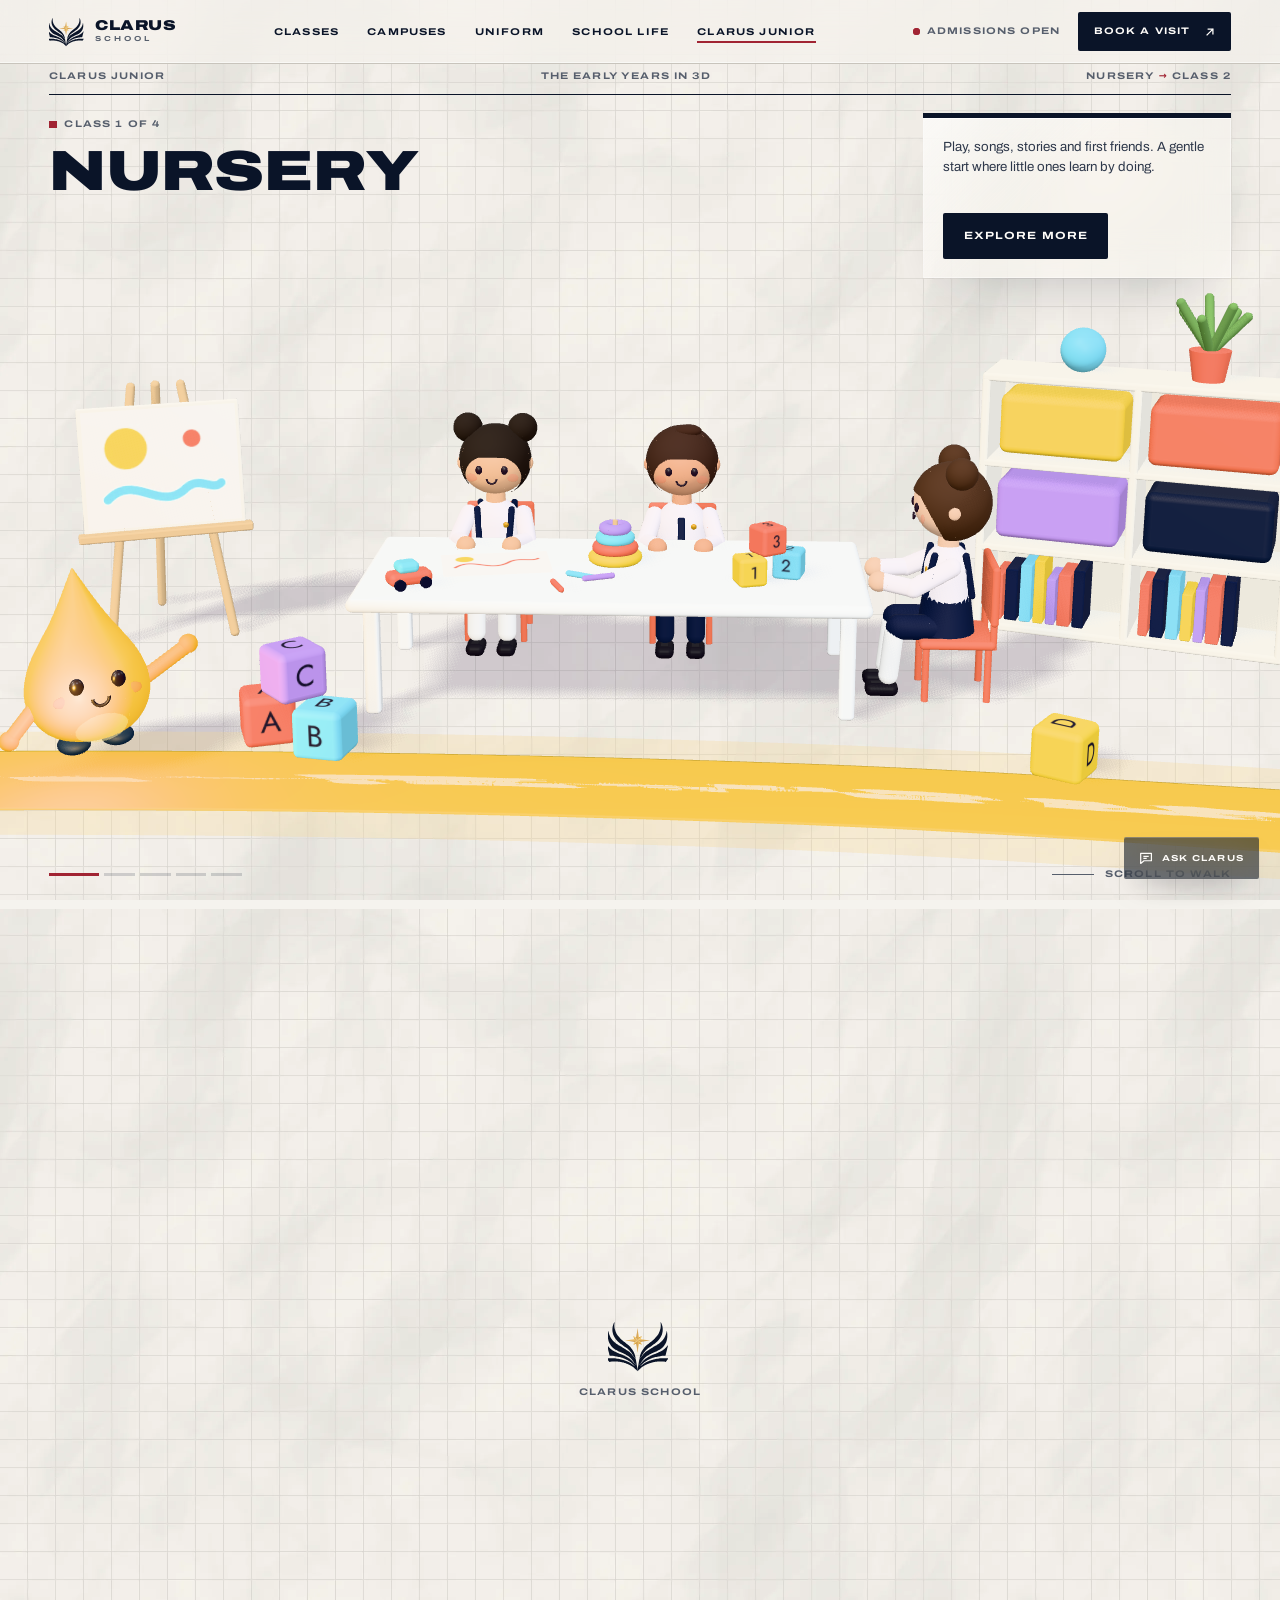
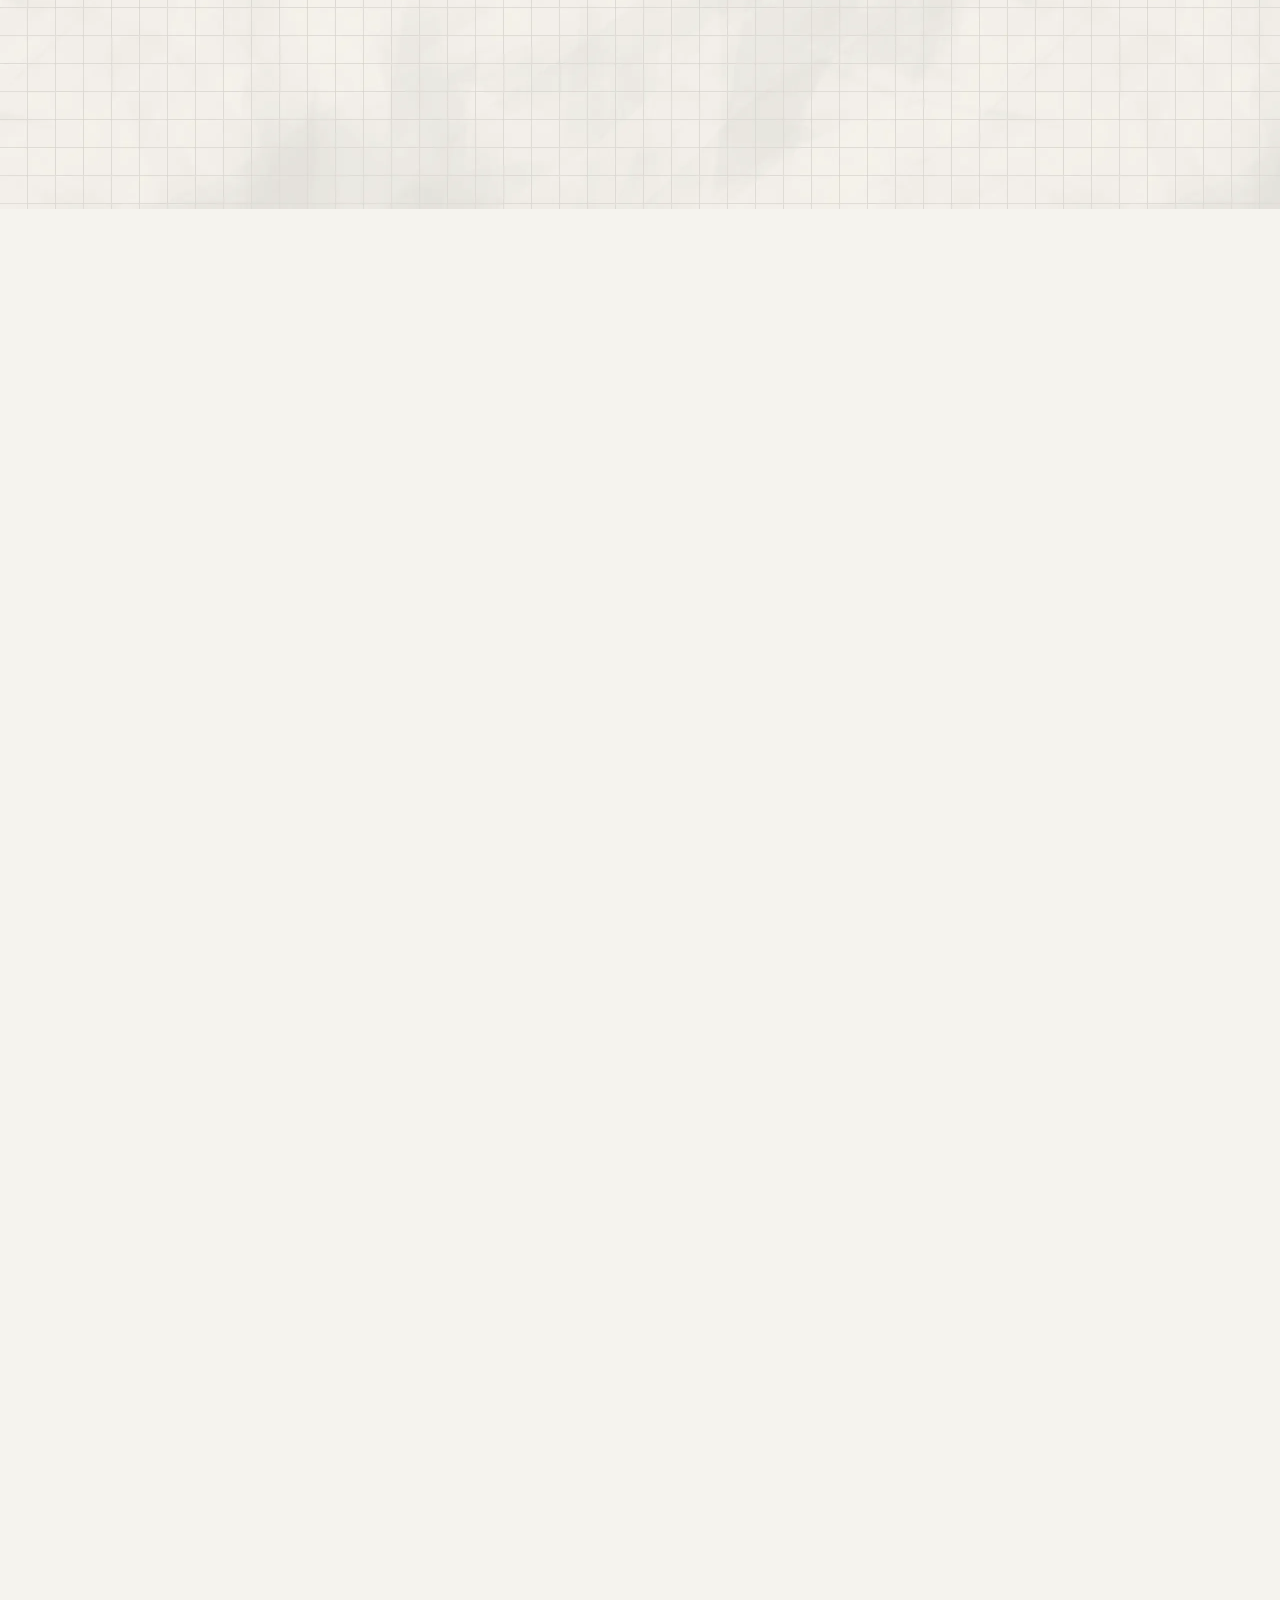
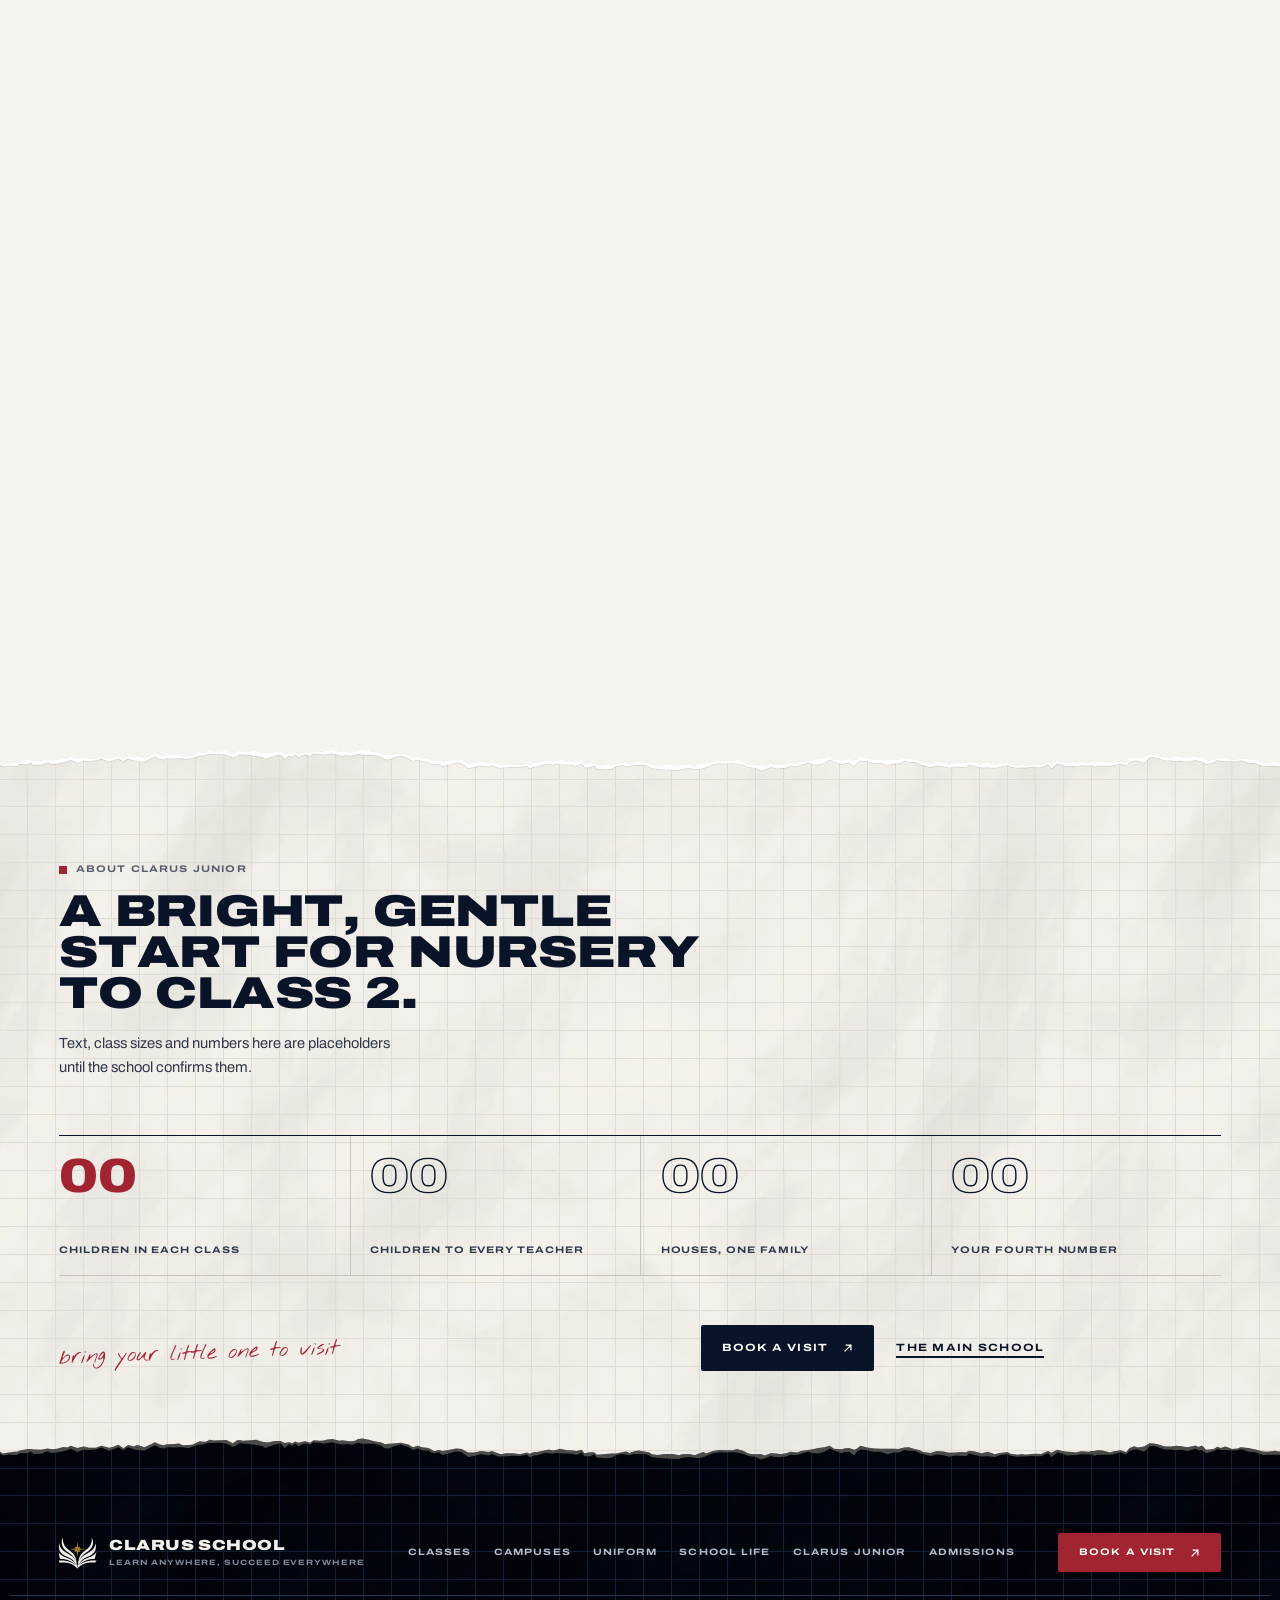
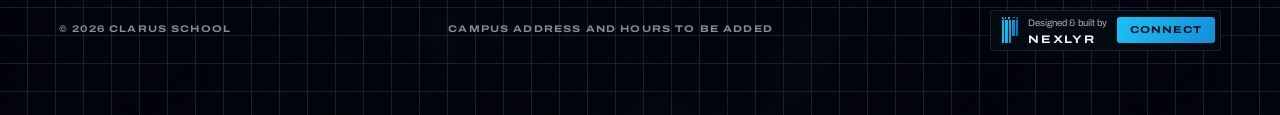
<file: junior.html>
<!DOCTYPE html>
<html lang="en">
<head>
<meta charset="utf-8">
<meta name="viewport" content="width=device-width, initial-scale=1">
<meta name="robots" content="noindex, nofollow">
<title>Clarus Junior · The Early Years in 3D</title>
<meta name="description" content="Walk through Clarus Junior in 3D: Nursery, KG, Class 1 and Class 2 at Clarus School.">
<meta name="theme-color" content="#F4F1EA">
<link rel="preload" href="fonts/archivo-wide-900.woff2" as="font" type="font/woff2" crossorigin>
<link rel="preload" href="fonts/archivo-wide-700.woff2" as="font" type="font/woff2" crossorigin>
<link rel="preload" href="fonts/archivo-400.woff2" as="font" type="font/woff2" crossorigin>
<link rel="canonical" href="https://clarus.nexlyr.solutions/junior">
<meta property="og:type" content="website">
<meta property="og:site_name" content="Clarus School">
<meta property="og:locale" content="en_PK">
<meta property="og:url" content="https://clarus.nexlyr.solutions/junior">
<meta property="og:title" content="Clarus Junior · The Early Years in 3D">
<meta property="og:description" content="Walk through Clarus Junior in 3D: Nursery, KG, Class 1 and Class 2 at Clarus School.">
<meta property="og:image" content="https://clarus.nexlyr.solutions/assets/og-junior.jpg?v=3">
<meta property="og:image:secure_url" content="https://clarus.nexlyr.solutions/assets/og-junior.jpg?v=3">
<meta property="og:image:type" content="image/jpeg">
<meta property="og:image:width" content="1200">
<meta property="og:image:height" content="630">
<meta property="og:image:alt" content="Clarus Junior: Walk through the early years, above the 3D nursery classroom, with the Junior Campus model">
<meta name="twitter:card" content="summary_large_image">
<meta name="twitter:title" content="Clarus Junior · The Early Years in 3D">
<meta name="twitter:description" content="Walk through Clarus Junior in 3D: Nursery, KG, Class 1 and Class 2 at Clarus School.">
<meta name="twitter:image:alt" content="Clarus Junior: Walk through the early years, above the 3D nursery classroom, with the Junior Campus model">
<meta name="twitter:image" content="https://clarus.nexlyr.solutions/assets/og-junior.jpg?v=3">
<link rel="icon" href="/favicon.ico" sizes="48x48">
<link rel="icon" href="/assets/favicon.svg" type="image/svg+xml">
<link rel="apple-touch-icon" href="/apple-touch-icon.png">
<link rel="manifest" href="/site.webmanifest">
<meta name="application-name" content="Clarus School">
<meta name="apple-mobile-web-app-title" content="Clarus">
<script>document.documentElement.classList.add('js')</script>
<script>(function(){try{if(sessionStorage.getItem('clarus-curtain')){document.documentElement.classList.add('arrive');sessionStorage.removeItem('clarus-curtain')}}catch(e){}})();</script>
<link rel="stylesheet" href="vendor/lenis/lenis.css">
<link rel="stylesheet" href="css/clarus.css">
<link rel="stylesheet" href="css/junior.css">
<script type="importmap">
{ "imports": { "three": "./vendor/three/three.min.js", "three/addons/": "./vendor/three/addons/" } }
</script>
</head>
<body class="junior-page" data-page="junior">
<svg class="defs" aria-hidden="true" focusable="false"><defs><path id="cb1" pathLength="100" d="M223.4 295.7C215.9 288.3 214.6 286.9 214.7 286.4C214.8 285.5 213.9 283.0 212.6 280.3C208.7 272.8 207.3 270.3 204.4 265.8C202.3 262.7 201.6 261.7 199.9 259.3C195.8 253.6 183.7 240.7 178.4 236.4C175.2 233.8 175.0 233.6 172.7 231.6C170.4 229.7 168.7 228.5 163.9 224.9C162.1 223.6 160.3 222.3 160.0 222.0C159.2 221.3 156.3 219.4 155.2 218.7C154.3 218.2 153.4 217.6 151.4 216.1C147.1 213.0 142.9 210.2 140.9 208.9C140.2 208.5 139.1 207.7 138.4 207.2C137.7 206.7 136.8 206.0 136.4 205.7C136.0 205.5 134.9 204.7 134.1 204.2C132.5 203.1 128.5 200.3 126.8 198.9C126.3 198.6 125.5 198.0 125.0 197.6C124.5 197.3 123.7 196.7 123.2 196.3C122.7 195.9 121.4 195.0 120.3 194.2C118.1 192.6 113.1 188.7 111.6 187.4C104.0 180.9 96.9 173.8 92.3 168.4C90.8 166.7 89.4 165.0 89.0 164.6C88.7 164.2 88.2 163.6 87.9 163.2C87.6 162.9 86.4 161.3 85.2 159.7C84.0 158.2 82.7 156.5 82.4 156.0C81.3 154.6 78.4 150.0 77.4 148.1C76.9 147.2 76.3 146.2 76.1 146.0C75.5 145.3 71.7 137.7 69.7 133.5C68.5 131.0 66.5 125.9 66.5 125.5C66.5 125.3 66.3 124.7 66.0 124.0C65.8 123.4 65.2 121.6 64.8 120.0C64.3 118.4 63.8 116.6 63.6 115.9C59.9 103.3 59.3 82.1 62.3 68.8C62.4 68.1 62.7 66.8 62.9 65.9C63.4 62.9 64.6 58.8 66.3 54.0C66.4 53.5 66.8 52.7 67.0 52.1C67.2 51.6 67.8 50.2 68.2 49.0C70.9 42.1 74.3 36.3 75.7 36.3C77.3 36.2 77.3 36.3 76.4 41.6C76.1 43.5 75.6 46.2 75.5 47.6C75.1 50.6 74.9 65.9 75.3 68.1C75.4 69.0 75.6 70.9 75.8 72.5C76.0 75.4 77.1 82.3 77.5 84.1C80.6 97.3 85.4 110.1 91.3 120.2C91.8 121.1 92.7 122.9 93.4 124.1C95.0 126.7 96.3 128.7 101.9 136.3C107.1 143.3 116.2 153.4 122.5 159.2C124.2 160.8 126.7 163.1 128.0 164.4C129.3 165.6 131.1 167.2 132.0 167.9C132.8 168.6 134.2 169.7 135.0 170.5C135.9 171.3 136.7 172.0 137.0 172.1C137.2 172.2 138.1 173.0 139.0 173.7C140.0 174.5 141.3 175.6 142.0 176.1C142.7 176.7 143.7 177.5 144.2 177.9C145.7 179.3 145.9 179.5 146.7 179.9C147.1 180.2 148.5 181.3 149.8 182.4C154.1 185.8 159.2 189.8 160.9 191.0C161.1 191.2 161.8 191.7 162.3 192.1C162.8 192.5 164.1 193.6 165.1 194.4C166.2 195.2 167.4 196.2 167.8 196.6C168.6 197.3 171.3 199.6 172.8 200.7C181.5 207.4 194.0 220.1 200.8 229.0C203.4 232.3 205.1 234.6 205.5 235.2C206.4 236.5 209.2 240.7 210.0 242.0C210.5 242.8 211.2 244.0 211.7 244.8C213.3 247.2 215.2 250.4 215.6 251.1C215.8 251.5 216.9 253.8 218.1 256.2C219.2 258.5 220.3 260.8 220.5 261.2C220.6 261.6 221.1 262.8 221.6 264.0C223.4 268.2 224.9 272.4 225.9 275.9C226.1 276.7 226.5 277.8 226.7 278.4C227.1 279.6 228.2 283.9 228.4 284.8C228.5 285.1 228.8 286.5 229.1 287.9C229.4 289.2 230.1 292.3 230.5 294.8C230.9 297.2 231.4 299.6 231.5 300.2C231.9 302.4 232.2 304.3 232.2 304.4C232.1 304.4 228.2 300.5 223.4 295.7Z"/><path id="cb2" pathLength="100" d="M233.4 345.2C226.1 338.0 226.1 338.0 223.8 338.0C221.6 338.0 221.5 338.0 221.3 337.3C221.2 336.9 220.1 334.9 218.8 332.8C217.6 330.8 216.3 328.6 216.0 328.1C215.5 327.1 214.1 325.0 212.9 323.2C212.5 322.6 211.7 321.6 211.2 320.9C210.3 319.4 207.6 315.9 206.3 314.4C205.0 312.8 203.0 310.4 202.2 309.5C197.6 303.9 190.5 297.0 183.8 291.5C183.3 291.1 182.3 290.3 181.6 289.7C179.2 287.7 173.7 283.7 170.2 281.6C169.8 281.3 168.9 280.8 168.4 280.5C167.8 280.1 165.9 278.9 164.0 277.7C162.1 276.6 160.4 275.5 160.1 275.2C159.8 275.0 159.3 274.7 159.0 274.6C158.7 274.5 158.3 274.4 158.1 274.2C156.7 273.1 143.6 266.5 138.8 264.4C137.6 263.9 136.3 263.3 136.0 263.1C135.6 262.9 135.2 262.8 135.0 262.8C134.8 262.8 134.1 262.5 133.4 262.2C132.7 261.8 131.4 261.3 130.5 260.9C129.6 260.5 128.3 259.9 127.6 259.6C126.9 259.3 125.1 258.5 123.6 257.9C122.1 257.2 120.0 256.3 118.9 255.8C117.8 255.3 115.9 254.5 114.8 254.0C113.6 253.6 112.3 253.0 111.9 252.9C108.1 251.2 106.1 250.3 104.6 249.6C98.4 246.7 97.1 246.1 94.9 244.9C93.5 244.2 92.1 243.5 91.8 243.2C91.5 243.0 91.1 242.8 90.9 242.8C90.8 242.8 89.8 242.2 88.7 241.5C87.5 240.9 85.2 239.5 83.5 238.5C81.8 237.5 80.0 236.3 79.5 236.0C77.1 234.4 76.4 233.9 75.0 232.9C74.2 232.2 73.0 231.4 72.3 230.9C68.3 228.2 58.4 219.1 54.5 214.4C53.6 213.4 52.5 212.1 52.0 211.6C50.0 209.3 44.3 201.1 43.1 198.8C42.9 198.3 42.5 197.7 42.4 197.5C42.0 197.0 40.8 194.9 39.1 191.4C38.3 189.9 37.6 188.4 37.5 188.2C37.3 187.9 37.1 187.3 36.9 186.8C36.7 186.3 36.0 184.5 35.3 182.8C32.4 175.8 30.5 169.2 28.8 160.0C27.5 153.3 27.0 149.6 26.7 145.5C26.1 135.7 26.7 122.2 28.1 112.1C28.5 109.3 28.7 108.5 29.5 104.4C29.8 103.0 30.0 101.8 30.0 101.7C30.0 101.3 31.2 101.5 31.6 101.9C31.8 102.2 32.0 103.0 32.1 103.8C33.1 112.1 36.8 125.6 39.8 132.1C40.0 132.7 40.3 133.3 40.3 133.6C40.3 133.8 40.4 134.0 40.5 134.1C40.6 134.2 40.9 134.8 41.2 135.6C42.0 137.6 47.5 148.5 49.2 151.5C50.0 152.7 52.3 156.1 53.5 157.8C53.8 158.1 54.3 158.8 54.6 159.2C58.0 164.0 64.0 171.0 70.2 177.2C74.5 181.6 79.6 186.1 82.9 188.6C83.6 189.2 84.8 190.1 85.5 190.7C86.3 191.4 88.1 192.7 89.5 193.8C90.9 194.8 92.6 196.0 93.1 196.4C93.7 196.8 95.2 197.9 96.5 198.7C97.8 199.6 99.2 200.6 99.6 200.8C100.0 201.1 100.9 201.7 101.6 202.2C102.3 202.6 103.3 203.3 103.8 203.6C104.6 204.3 106.0 205.1 111.4 208.5C116.4 211.6 117.1 212.0 118.6 212.9C119.4 213.4 120.3 213.9 120.5 214.0C121.4 214.5 128.3 218.4 130.2 219.4C131.4 220.1 132.9 220.9 133.6 221.4C134.3 221.8 135.7 222.7 136.8 223.3C137.8 223.8 139.3 224.7 140.1 225.2C142.3 226.4 142.8 226.7 143.1 226.7C143.2 226.7 143.6 227.0 144.0 227.3C145.2 228.3 150.2 231.3 153.0 232.9C153.6 233.3 154.3 233.7 154.7 234.0C155.0 234.3 155.4 234.5 155.5 234.5C156.0 234.5 161.5 237.9 167.7 242.1C171.2 244.5 174.4 246.6 174.8 246.9C175.3 247.2 176.0 247.6 176.4 248.0C177.5 248.8 181.5 251.8 182.2 252.3C188.7 256.7 199.9 267.6 207.6 276.9C208.2 277.7 210.0 280.2 211.4 282.4C214.1 286.4 214.1 286.4 223.3 295.6C232.5 304.9 232.5 304.9 232.7 306.9C233.2 310.2 234.1 315.1 235.3 320.9C235.7 322.9 236.2 325.3 236.3 326.1C236.4 326.9 236.6 327.6 236.6 327.7C236.7 327.8 236.9 329.1 237.1 330.5C237.4 332.0 237.8 334.4 238.0 335.9C238.3 337.4 238.6 339.3 238.8 340.1C238.9 340.9 239.2 342.6 239.4 343.9C239.6 345.1 239.8 347.0 240.0 348.0C240.2 349.0 240.4 350.4 240.5 351.1C240.7 351.8 240.7 352.4 240.7 352.4C240.6 352.4 237.3 349.2 233.4 345.2Z"/><path id="cb3" pathLength="100" d="M220.0 354.3C219.4 353.5 217.7 351.6 216.2 350.1C208.4 342.1 207.0 340.7 205.0 339.0C203.8 337.9 202.4 336.7 201.8 336.3C201.1 335.8 199.8 334.7 198.8 333.7C197.7 332.8 195.3 330.9 193.4 329.5C191.4 328.1 188.8 326.1 187.4 325.1C186.1 324.1 184.4 322.9 183.7 322.6C183.0 322.2 182.2 321.8 181.9 321.5C181.4 321.1 176.8 318.3 175.3 317.5C174.8 317.2 174.4 317.0 174.2 316.8C173.9 316.6 168.5 313.7 167.1 313.1C166.7 312.9 166.0 312.5 165.5 312.2C165.0 311.9 163.3 311.1 161.8 310.3C160.2 309.6 158.5 308.8 158.0 308.5C156.2 307.5 146.3 303.4 142.9 302.3C142.2 302.0 139.8 301.2 137.6 300.4C135.4 299.6 132.9 298.7 132.1 298.5C131.3 298.2 129.9 297.8 129.1 297.5C128.3 297.2 127.4 296.9 127.1 296.8C126.4 296.6 121.9 295.3 120.4 294.9C118.2 294.2 115.3 293.5 113.7 293.1C112.8 293.0 110.1 292.4 107.6 291.8C100.8 290.3 97.5 289.6 93.5 288.9C91.5 288.5 89.2 288.1 88.4 287.9C86.9 287.6 84.9 287.3 77.5 286.3C75.5 286.0 73.4 285.7 72.9 285.6C68.9 285.1 60.6 284.3 53.8 283.8C38.9 282.6 40.2 282.8 39.9 281.4C39.8 281.0 39.5 280.1 39.4 279.4C38.9 277.8 36.6 268.4 36.1 266.3C35.9 265.4 35.6 264.1 35.4 263.5C35.2 262.9 34.9 261.8 34.7 261.1C34.3 259.2 34.1 258.4 33.1 254.4C32.1 250.7 29.6 240.8 28.3 234.8C28.1 234.3 27.7 232.3 27.2 230.4C26.7 228.4 26.0 225.6 25.6 224.0C25.3 222.4 24.8 220.5 24.6 219.8C24.3 218.4 23.4 214.9 23.0 213.2C22.9 212.8 22.6 211.5 22.3 210.4C21.8 208.5 21.8 207.8 22.3 207.8C22.4 207.8 22.5 207.5 22.5 207.1C22.5 205.9 22.7 205.7 23.5 206.5C23.9 206.9 24.3 207.3 24.3 207.4C24.3 207.5 24.9 208.3 25.7 209.2C26.5 210.0 27.5 211.3 28.1 211.9C29.4 213.6 31.8 216.5 33.5 218.6C36.3 222.0 45.7 230.8 50.5 234.7C55.5 238.7 56.7 239.5 60.1 241.8C61.9 243.0 63.7 244.2 64.1 244.5C70.1 248.6 82.3 255.1 93.2 260.0C94.1 260.5 95.3 261.0 95.9 261.2C96.4 261.5 97.4 261.9 98.1 262.2C98.8 262.5 100.2 263.1 101.2 263.5C104.3 264.8 104.6 264.9 106.0 265.5C107.3 266.0 110.2 267.1 113.4 268.2C115.1 268.9 117.1 269.6 118.8 270.3C119.5 270.5 121.3 271.2 122.8 271.7C126.8 273.2 131.6 275.2 134.8 276.7C135.8 277.2 136.9 277.7 137.2 277.8C137.6 277.9 138.8 278.4 140.0 278.9C141.2 279.4 142.5 279.9 142.9 280.1C143.3 280.2 143.8 280.5 144.0 280.7C144.2 280.8 144.5 281.0 144.6 281.0C144.8 281.0 145.4 281.3 146.1 281.6C146.8 281.9 148.3 282.6 149.5 283.1C150.7 283.6 151.8 284.2 152.0 284.4C152.2 284.5 153.7 285.3 155.2 286.1C158.7 287.8 161.6 289.3 162.5 290.0C162.9 290.3 163.3 290.5 163.4 290.5C163.5 290.5 164.3 290.9 165.1 291.4C167.8 293.0 171.1 295.1 172.5 296.0C173.3 296.5 174.3 297.1 174.7 297.3C175.1 297.6 175.9 298.1 176.5 298.5C177.1 298.9 177.9 299.4 178.3 299.7C178.7 299.9 179.4 300.4 179.8 300.8C180.2 301.1 181.3 301.9 182.1 302.5C186.0 305.3 191.2 309.2 192.0 310.0C192.6 310.5 193.4 311.2 193.9 311.7C202.4 318.7 215.0 331.6 218.8 337.1C219.5 338.1 222.4 341.5 222.6 341.5C222.9 341.5 222.8 340.5 222.4 339.8C221.5 338.0 221.5 338.0 223.9 338.0C226.1 338.0 226.1 338.0 229.6 341.5L233.1 345.0L227.7 350.4C221.5 356.6 221.7 356.5 220.0 354.3Z"/><path id="cb4" pathLength="100" d="M245.6 397.6C244.9 396.7 243.7 395.3 242.5 394.0C242.0 393.5 240.1 391.4 238.3 389.3C236.4 387.2 234.8 385.4 234.6 385.3C234.4 385.2 232.9 383.8 231.1 382.1C229.3 380.4 227.5 378.8 227.1 378.5C226.7 378.1 224.9 376.6 223.1 375.1C217.1 370.0 214.8 368.3 209.9 364.9C208.8 364.2 207.7 363.4 207.5 363.2C207.3 362.9 207.1 362.8 206.9 362.8C206.8 362.8 205.4 361.9 203.9 360.9C197.3 356.6 185.3 350.0 178.8 347.2C177.7 346.8 176.7 346.4 176.5 346.2C174.6 345.3 169.9 343.3 168.0 342.6C166.7 342.2 163.8 341.1 161.5 340.3C156.9 338.6 151.3 336.8 150.8 336.8C150.7 336.8 149.5 336.4 148.2 336.0C145.5 335.2 145.3 335.2 138.4 333.4C132.3 331.9 128.6 331.0 124.4 330.3C122.7 330.0 120.8 329.6 120.1 329.5C118.4 329.2 114.1 328.6 109.8 328.1C107.8 327.9 105.5 327.6 104.6 327.5C96.3 326.1 73.5 325.7 61.1 326.6C53.7 327.2 42.7 328.4 40.6 328.8C39.2 329.1 39.0 329.1 38.4 329.0C38.1 329.0 36.2 326.8 34.1 324.0C33.1 322.6 32.2 321.3 31.3 320.1C29.3 317.3 28.8 316.6 27.2 314.6C26.3 313.4 25.3 312.0 25.0 311.6C24.6 311.2 23.8 310.0 23.0 308.9C22.3 307.8 21.5 306.5 21.2 306.1C20.6 305.3 20.6 304.0 21.1 303.1C21.4 302.7 21.7 302.6 24.0 302.5C25.5 302.5 28.1 302.4 29.9 302.3C34.6 302.0 69.1 302.1 73.9 302.5C79.0 302.8 85.7 303.5 87.8 303.8C88.6 303.9 91.2 304.2 93.4 304.5C95.6 304.8 98.4 305.2 99.8 305.4C101.1 305.6 102.5 305.8 102.9 305.8C108.5 306.7 115.4 308.0 125.8 310.3C127.9 310.8 130.2 311.4 135.0 312.9C137.1 313.5 140.1 314.4 141.5 314.8C146.1 316.1 147.0 316.4 152.1 318.2C158.1 320.3 158.6 320.5 161.0 321.5C162.0 321.9 163.4 322.5 164.1 322.7C164.8 323.0 165.6 323.3 165.9 323.5C167.0 324.0 170.9 325.8 172.2 326.3C175.7 327.6 191.4 335.9 196.0 338.9C197.3 339.7 199.3 341.0 200.5 341.7C203.5 343.6 204.1 344.0 206.5 345.7C207.7 346.6 208.9 347.4 209.3 347.6C209.7 347.8 210.6 348.5 211.3 349.0C212.0 349.6 213.4 350.6 214.4 351.4C215.3 352.1 217.2 353.6 218.5 354.7C220.7 356.6 221.5 357.1 221.5 356.5C221.5 356.4 221.4 356.2 221.2 356.0C221.0 355.8 221.1 355.8 221.6 355.8C222.3 355.8 223.2 354.9 227.8 350.4L233.1 345.0L237.1 349.0C240.2 352.1 241.0 353.0 241.0 353.6C241.0 354.0 241.2 355.0 241.4 356.0C242.1 359.7 242.3 360.7 242.5 362.0C242.6 362.8 243.2 366.4 243.9 370.1C244.5 373.8 245.1 377.4 245.3 378.1C245.4 378.8 245.6 380.4 245.9 381.8C246.6 385.8 246.3 398.6 245.6 397.6Z"/><path id="cstar-o" pathLength="100" d="M246.25 78.00L255.43 147.83L278.78 137.47L268.42 160.82L338.25 170.00L268.42 179.18L278.78 202.53L255.43 192.17L246.25 262.00L237.07 192.17L213.72 202.53L224.08 179.18L154.25 170.00L224.08 160.82L213.72 137.47L237.07 147.83Z"/><g id="cstar"><path class="sl" d="M246.25 170.0L246.25 78.00L255.43 147.83Z"/><path class="sdx" d="M246.25 170.0L255.43 147.83L278.78 137.47Z"/><path class="slx" d="M246.25 170.0L278.78 137.47L268.42 160.82Z"/><path class="sl" d="M246.25 170.0L268.42 160.82L338.25 170.00Z"/><path class="sd" d="M246.25 170.0L338.25 170.00L268.42 179.18Z"/><path class="slx" d="M246.25 170.0L268.42 179.18L278.78 202.53Z"/><path class="sdx" d="M246.25 170.0L278.78 202.53L255.43 192.17Z"/><path class="sl" d="M246.25 170.0L255.43 192.17L246.25 262.00Z"/><path class="sd" d="M246.25 170.0L246.25 262.00L237.07 192.17Z"/><path class="sdx" d="M246.25 170.0L237.07 192.17L213.72 202.53Z"/><path class="slx" d="M246.25 170.0L213.72 202.53L224.08 179.18Z"/><path class="sd" d="M246.25 170.0L224.08 179.18L154.25 170.00Z"/><path class="sl" d="M246.25 170.0L154.25 170.00L224.08 160.82Z"/><path class="sdx" d="M246.25 170.0L224.08 160.82L213.72 137.47Z"/><path class="slx" d="M246.25 170.0L213.72 137.47L237.07 147.83Z"/><path class="sd" d="M246.25 170.0L237.07 147.83L246.25 78.00Z"/></g><g id="cwing"><use href="#cb1"/><use href="#cb2"/><use href="#cb3"/><use href="#cb4"/></g><symbol id="cmark" viewBox="14 6 465 398"><g class="mk-pages"><use href="#cwing"/><use href="#cwing" transform="translate(492.5 0) scale(-1 1)"/></g><use href="#cstar"/></symbol></defs></svg>
<a class="skip" href="#journey">Skip to content</a>

<!-- shared navbar: the same bar on every page (built in by src/build.py) -->
<div class="curtain" id="curtain" aria-hidden="true"><svg viewBox="14 6 465 398"><use href="#cmark"/></svg><span class="lbl">Clarus School</span></div>
<header class="nav" id="nav">
  <a class="brand" href="/" aria-label="Clarus School, home">
    <svg class="brand-mark" viewBox="14 6 465 398" aria-hidden="true"><use href="#cmark"/></svg>
    <span class="brand-word">Clarus<small>School</small></span>
  </a>
  <nav class="links" aria-label="Main">
    <a href="/#classes" data-sec="classes">Classes</a>
    <a href="/#campuses" data-sec="campuses">Campuses</a>
    <a href="/#uniform" data-sec="uniform">Uniform</a>
    <a href="/#life" data-sec="life">School life</a>
    <a href="/junior" data-page="junior">Clarus Junior</a>
  </nav>
  <div class="nav-end">
    <p class="lbl nav-open"><i class="live"></i>Admissions open</p>
    <a class="btn nav-cta" href="/#admissions">Book a visit<svg class="arw" viewBox="0 0 24 24" aria-hidden="true"><path d="M7 17 17 7M9 7h8v8"/></svg></a>
    <button class="menu-btn" id="menu-btn" type="button" aria-expanded="false" aria-controls="menu-pop" aria-label="Open menu"><span class="lbl">Menu</span><i></i></button>
  </div>
  <i class="nav-prog" id="nav-prog" aria-hidden="true"></i>
  <div class="menu-pop" id="menu-pop" hidden>
    <nav aria-label="Menu">
      <a href="/#classes"><small>01</small>Classes</a>
      <a href="/#campuses"><small>02</small>Campuses</a>
      <a href="/#uniform"><small>03</small>Uniform</a>
      <a href="/#life"><small>04</small>School life</a>
      <a href="/#admissions"><small>05</small>Admissions</a>
      <a href="/junior" data-page="junior"><small>06</small>Clarus Junior</a>
    </nav>
    <a class="btn btn-wide" href="/#admissions">Book a visit<svg class="arw" viewBox="0 0 24 24" aria-hidden="true"><path d="M7 17 17 7M9 7h8v8"/></svg></a>
  </div>
</header>


<main id="main">
  <!-- The walk: a tall section with a sticky stage. Scroll position drives the camera. -->
  <section id="journey" aria-label="A walk through the classes">
    <div class="stage paper">
      <canvas id="gl" aria-hidden="true"></canvas>

      <div class="j-head" aria-hidden="true">
        <span class="lbl">Clarus Junior</span>
        <span class="lbl">The early years in 3D</span>
        <span class="lbl">Nursery <b>→</b> Class 2</span>
      </div>

      <div class="copy" id="copy">
        <div class="copy-main">
          <p class="lab lbl" id="c-label">Class 1 of 4</p>
          <h1 class="title" id="c-title">Nursery</h1>
        </div>
        <div class="copy-side">
          <p class="desc" id="c-desc">Play, songs, stories and first friends. A gentle start where little ones learn by doing.</p>
          <a class="btn" id="c-btn" href="#about">Explore more</a>
        </div>
      </div>

      <div class="dots" id="dots" aria-hidden="true"></div>
      <div class="j-cue lbl" id="cue" aria-hidden="true"><i></i>Scroll to walk</div>
    </div>
  </section>

  <section id="about" class="j-about paper tear-t">
    <div class="wrap">
      <div class="j-about-head">
        <p class="lbl sec-k"><i></i>About Clarus Junior</p>
        <h2 class="h2 j-statement" id="statement">A bright, gentle start for Nursery to Class 2.</h2>
        <p class="sec-p">Text, class sizes and numbers here are placeholders until the school confirms them.</p>
      </div>
      <div class="tiles">
        <div class="tile"><b>00</b><span>Children in each class</span></div>
        <div class="tile"><b>00</b><span>Children to every teacher</span></div>
        <div class="tile"><b>00</b><span>Houses, one family</span></div>
        <div class="tile"><b>00</b><span>Your fourth number</span></div>
      </div>
      <div class="j-cta">
        <p class="hand">bring your little one to visit</p>
        <a class="btn" href="/#admissions">Book a visit<svg class="arw" viewBox="0 0 24 24" aria-hidden="true"><path d="M7 17 17 7M9 7h8v8"/></svg></a>
        <a class="link" href="/">The main school</a>
      </div>
    </div>
  </section>
</main>

<!-- shared footer: short, the same on every page (built in by src/build.py) -->
<footer class="foot ink tear-t">
  <div class="wrap foot-in">
    <a class="foot-brand" href="/" aria-label="Clarus School, home">
      <svg class="foot-mark" viewBox="14 6 465 398" aria-hidden="true"><use href="#cmark"/></svg>
      <span><b>Clarus School</b><small class="lbl">Learn anywhere, succeed everywhere</small></span>
    </a>
    <nav class="foot-links" aria-label="Footer">
      <a href="/#classes">Classes</a><a href="/#campuses">Campuses</a><a href="/#uniform">Uniform</a><a href="/#life">School life</a><a href="/junior">Clarus Junior</a><a href="/#admissions">Admissions</a>
    </nav>
    <a class="btn btn-crimson foot-btn" href="/#admissions">Book a visit<svg class="arw" viewBox="0 0 24 24" aria-hidden="true"><path d="M7 17 17 7M9 7h8v8"/></svg></a>
  </div>
  <div class="wrap foot-base">
    <span class="lbl">© 2026 Clarus School</span>
    <span class="lbl foot-addr">Campus address and hours to be added</span>
    <a class="nexlyr" href="https://nexlyr.solutions" target="_blank" rel="noopener">
      <svg class="nx-mark" viewBox="0 0 631 1011" aria-hidden="true" shape-rendering="crispEdges"><defs><linearGradient id="nxg" gradientUnits="userSpaceOnUse" x1="277.4" y1="43.9" x2="724.3" y2="114.7"><stop offset="0" stop-color="#01C2F4"/><stop offset="1" stop-color="#0169B3"/></linearGradient></defs><g fill="url(#nxg)"><rect x="2.5" y="1.0" width="27.2" height="6.8"/><rect x="70.5" y="1.0" width="27.2" height="6.8"/><rect x="124.9" y="1.0" width="88.4" height="6.8"/><rect x="233.7" y="1.0" width="27.2" height="6.8"/><rect x="294.9" y="1.0" width="27.2" height="6.8"/><rect x="342.5" y="1.0" width="27.2" height="6.8"/><rect x="430.9" y="1.0" width="27.2" height="6.8"/><rect x="492.1" y="1.0" width="27.2" height="6.8"/><rect x="539.7" y="1.0" width="74.8" height="6.8"/><rect x="2.5" y="7.8" width="34.0" height="6.8"/><rect x="70.5" y="7.8" width="27.2" height="6.8"/><rect x="124.9" y="7.8" width="88.4" height="6.8"/><rect x="233.7" y="7.8" width="27.2" height="6.8"/><rect x="294.9" y="7.8" width="27.2" height="6.8"/><rect x="342.5" y="7.8" width="27.2" height="6.8"/><rect x="430.9" y="7.8" width="27.2" height="6.8"/><rect x="492.1" y="7.8" width="27.2" height="6.8"/><rect x="539.7" y="7.8" width="81.6" height="6.8"/><rect x="2.5" y="14.6" width="34.0" height="6.8"/><rect x="70.5" y="14.6" width="27.2" height="6.8"/><rect x="124.9" y="14.6" width="27.2" height="6.8"/><rect x="233.7" y="14.6" width="34.0" height="6.8"/><rect x="288.1" y="14.6" width="34.0" height="6.8"/><rect x="342.5" y="14.6" width="27.2" height="6.8"/><rect x="430.9" y="14.6" width="27.2" height="6.8"/><rect x="492.1" y="14.6" width="27.2" height="6.8"/><rect x="539.7" y="14.6" width="27.2" height="6.8"/><rect x="600.9" y="14.6" width="27.2" height="6.8"/><rect x="2.5" y="21.4" width="40.8" height="6.8"/><rect x="70.5" y="21.4" width="27.2" height="6.8"/><rect x="124.9" y="21.4" width="27.2" height="6.8"/><rect x="240.5" y="21.4" width="34.0" height="6.8"/><rect x="281.3" y="21.4" width="34.0" height="6.8"/><rect x="342.5" y="21.4" width="27.2" height="6.8"/><rect x="430.9" y="21.4" width="27.2" height="6.8"/><rect x="492.1" y="21.4" width="27.2" height="6.8"/><rect x="539.7" y="21.4" width="27.2" height="6.8"/><rect x="600.9" y="21.4" width="27.2" height="6.8"/><rect x="2.5" y="28.2" width="47.6" height="6.8"/><rect x="70.5" y="28.2" width="27.2" height="6.8"/><rect x="124.9" y="28.2" width="27.2" height="6.8"/><rect x="247.3" y="28.2" width="61.2" height="6.8"/><rect x="342.5" y="28.2" width="27.2" height="6.8"/><rect x="437.7" y="28.2" width="27.2" height="6.8"/><rect x="485.3" y="28.2" width="27.2" height="6.8"/><rect x="539.7" y="28.2" width="27.2" height="6.8"/><rect x="600.9" y="28.2" width="27.2" height="6.8"/><rect x="2.5" y="35.0" width="54.4" height="6.8"/><rect x="70.5" y="35.0" width="27.2" height="6.8"/><rect x="124.9" y="35.0" width="27.2" height="6.8"/><rect x="254.1" y="35.0" width="47.6" height="6.8"/><rect x="342.5" y="35.0" width="27.2" height="6.8"/><rect x="444.5" y="35.0" width="27.2" height="6.8"/><rect x="478.5" y="35.0" width="27.2" height="6.8"/><rect x="539.7" y="35.0" width="27.2" height="6.8"/><rect x="600.9" y="35.0" width="27.2" height="6.8"/><rect x="2.5" y="41.8" width="27.2" height="6.8"/><rect x="36.5" y="41.8" width="27.2" height="6.8"/><rect x="70.5" y="41.8" width="27.2" height="6.8"/><rect x="124.9" y="41.8" width="81.6" height="6.8"/><rect x="260.9" y="41.8" width="34.0" height="6.8"/><rect x="342.5" y="41.8" width="27.2" height="6.8"/><rect x="451.3" y="41.8" width="47.6" height="6.8"/><rect x="539.7" y="41.8" width="27.2" height="6.8"/><rect x="600.9" y="41.8" width="27.2" height="6.8"/><rect x="2.5" y="48.6" width="27.2" height="6.8"/><rect x="36.5" y="48.6" width="27.2" height="6.8"/><rect x="70.5" y="48.6" width="27.2" height="6.8"/><rect x="124.9" y="48.6" width="81.6" height="6.8"/><rect x="260.9" y="48.6" width="34.0" height="6.8"/><rect x="342.5" y="48.6" width="27.2" height="6.8"/><rect x="458.1" y="48.6" width="34.0" height="6.8"/><rect x="539.7" y="48.6" width="27.2" height="6.8"/><rect x="600.9" y="48.6" width="27.2" height="6.8"/><rect x="2.5" y="55.4" width="27.2" height="6.8"/><rect x="43.3" y="55.4" width="54.4" height="6.8"/><rect x="124.9" y="55.4" width="27.2" height="6.8"/><rect x="254.1" y="55.4" width="47.6" height="6.8"/><rect x="342.5" y="55.4" width="27.2" height="6.8"/><rect x="464.9" y="55.4" width="27.2" height="6.8"/><rect x="539.7" y="55.4" width="81.6" height="6.8"/><rect x="2.5" y="62.2" width="27.2" height="6.8"/><rect x="43.3" y="62.2" width="54.4" height="6.8"/><rect x="124.9" y="62.2" width="27.2" height="6.8"/><rect x="247.3" y="62.2" width="61.2" height="6.8"/><rect x="342.5" y="62.2" width="27.2" height="6.8"/><rect x="464.9" y="62.2" width="27.2" height="6.8"/><rect x="539.7" y="62.2" width="74.8" height="6.8"/><rect x="2.5" y="69.0" width="27.2" height="6.8"/><rect x="50.1" y="69.0" width="47.6" height="6.8"/><rect x="124.9" y="69.0" width="27.2" height="6.8"/><rect x="240.5" y="69.0" width="34.0" height="6.8"/><rect x="281.3" y="69.0" width="34.0" height="6.8"/><rect x="342.5" y="69.0" width="27.2" height="6.8"/><rect x="464.9" y="69.0" width="27.2" height="6.8"/><rect x="539.7" y="69.0" width="27.2" height="6.8"/><rect x="580.5" y="69.0" width="34.0" height="6.8"/><rect x="2.5" y="75.8" width="27.2" height="6.8"/><rect x="56.9" y="75.8" width="40.8" height="6.8"/><rect x="124.9" y="75.8" width="27.2" height="6.8"/><rect x="233.7" y="75.8" width="34.0" height="6.8"/><rect x="288.1" y="75.8" width="34.0" height="6.8"/><rect x="342.5" y="75.8" width="27.2" height="6.8"/><rect x="464.9" y="75.8" width="27.2" height="6.8"/><rect x="539.7" y="75.8" width="27.2" height="6.8"/><rect x="587.3" y="75.8" width="34.0" height="6.8"/><rect x="2.5" y="82.6" width="27.2" height="6.8"/><rect x="63.7" y="82.6" width="34.0" height="6.8"/><rect x="124.9" y="82.6" width="88.4" height="6.8"/><rect x="233.7" y="82.6" width="27.2" height="6.8"/><rect x="294.9" y="82.6" width="27.2" height="6.8"/><rect x="342.5" y="82.6" width="88.4" height="6.8"/><rect x="464.9" y="82.6" width="27.2" height="6.8"/><rect x="539.7" y="82.6" width="27.2" height="6.8"/><rect x="594.1" y="82.6" width="34.0" height="6.8"/><rect x="2.5" y="89.4" width="27.2" height="6.8"/><rect x="70.5" y="89.4" width="27.2" height="6.8"/><rect x="124.9" y="89.4" width="88.4" height="6.8"/><rect x="233.7" y="89.4" width="27.2" height="6.8"/><rect x="294.9" y="89.4" width="27.2" height="6.8"/><rect x="342.5" y="89.4" width="88.4" height="6.8"/><rect x="464.9" y="89.4" width="27.2" height="6.8"/><rect x="539.7" y="89.4" width="27.2" height="6.8"/><rect x="600.9" y="89.4" width="27.2" height="6.8"/><rect x="0" y="128" width="98.5" height="883"/><rect x="133.25" y="128" width="98.5" height="883"/><rect x="266.5" y="128" width="98.5" height="883"/><rect x="399.75" y="128" width="98.5" height="630"/><rect x="533" y="128" width="98.5" height="630"/></g></svg>
      <span class="nx-txt"><small>Designed &amp; built by</small><b>NEXLYR</b></span>
      <span class="nx-go">Connect</span>
    </a>
  </div>
</footer>


<!-- shared chat assistant (answers from the school's own details in js/site.js) -->
<div class="chat" id="chat">
  <section class="chat-pop" id="chat-pop" role="dialog" aria-modal="false" aria-labelledby="chat-t" hidden>
    <header class="chat-head">
      <svg class="chat-mark" viewBox="152 76 188.5 188" aria-hidden="true"><use href="#cstar"/></svg>
      <div><p class="chat-t" id="chat-t">Clarus Help Desk</p><p class="lbl chat-s"><i class="live"></i>Replies instantly</p></div>
      <button class="chat-x" id="chat-x" type="button" aria-label="Close chat"><svg viewBox="0 0 24 24" aria-hidden="true"><path d="M6 6l12 12M18 6 6 18"/></svg></button>
    </header>
    <div class="chat-log" id="chat-log" aria-live="polite" data-lenis-prevent></div>
    <div class="chat-quick" id="chat-quick"></div>
    <form class="chat-form" id="chat-form" autocomplete="off">
      <label class="sr" for="chat-in">Type your question</label>
      <input id="chat-in" placeholder="Ask about admissions, fees, classes…" maxlength="300">
      <button type="submit" aria-label="Send"><svg viewBox="0 0 24 24" aria-hidden="true"><path d="M4 12h15M13 6l6 6-6 6"/></svg></button>
    </form>
  </section>
  <button class="chat-btn" id="chat-btn" type="button" aria-expanded="false" aria-controls="chat-pop">
    <svg class="chat-ic" viewBox="0 0 24 24" aria-hidden="true"><path d="M4 5h16v11H9l-5 4z"/><path d="M8 9.5h8M8 12.5h5"/></svg>
    <span class="lbl">Ask Clarus</span>
  </button>
</div>


<script src="vendor/gsap/gsap.min.js"></script>
<script src="vendor/gsap/ScrollTrigger.min.js"></script>
<script src="vendor/gsap/SplitText.min.js"></script>
<script src="vendor/lenis/lenis.min.js"></script>
<script src="js/site.js"></script>
<script type="module" src="js/main.js"></script>
</body>
</html>
</file>
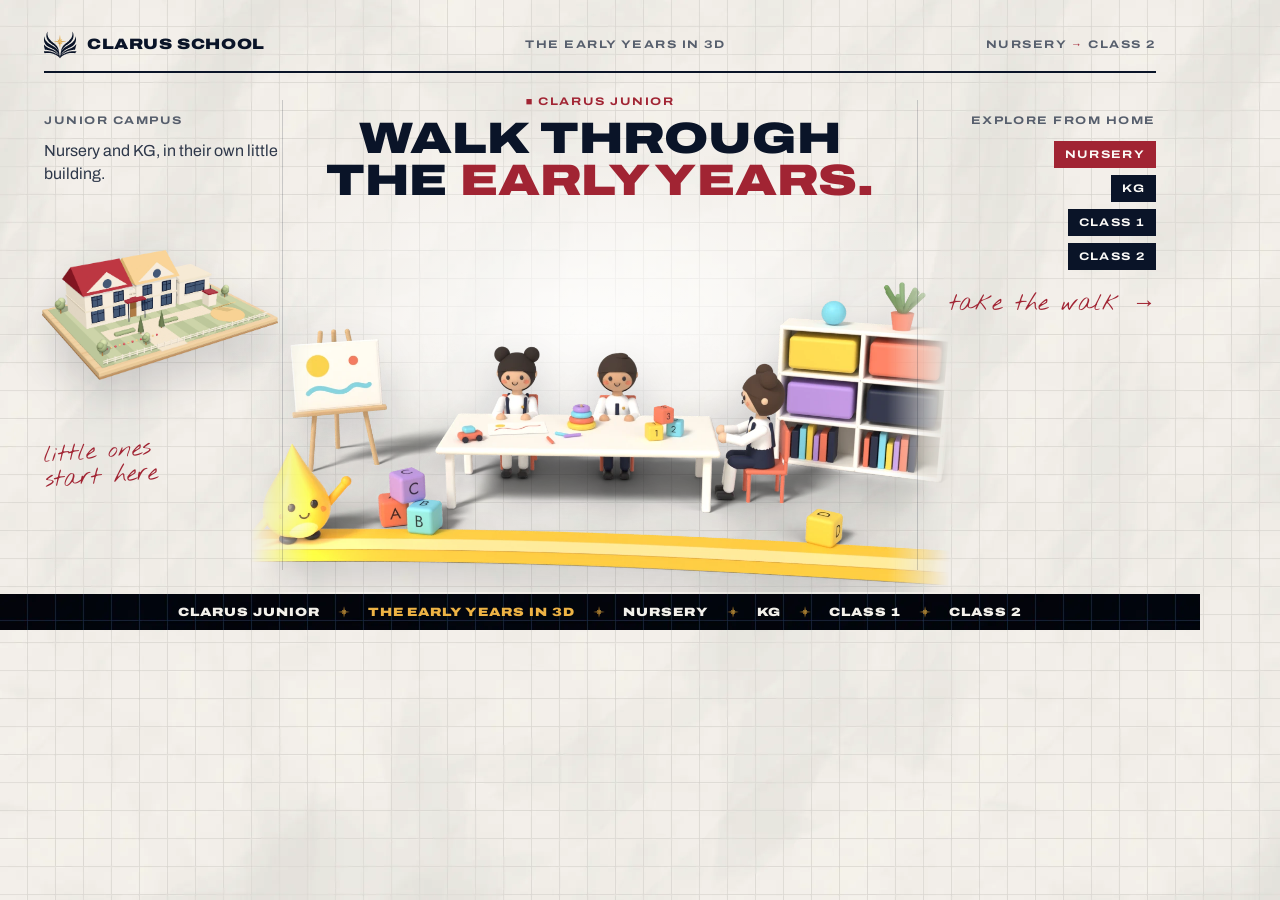
<file: src/og/og-junior.html>
<!doctype html><html><head><meta charset="utf-8"><style>
@font-face{font-family:'AW';src:url(/fonts/archivo-wide-900.woff2);font-weight:900}
@font-face{font-family:'AW';src:url(/fonts/archivo-wide-700.woff2);font-weight:700}
@font-face{font-family:'AT';src:url(/fonts/archivo-400.woff2);font-weight:400}
@font-face{font-family:'Hand';src:url(/fonts/hand.woff2)}
*{margin:0;padding:0;box-sizing:border-box}
html,body{width:1200px;height:630px;overflow:hidden}
body{position:relative;background:#F4F1EA url(/assets/tex/paper-tile.webp) 0 0/1008px 1008px;color:oklch(19.5% .042 262);font-family:AT}
.defs{position:absolute;width:0;height:0}
.mk-pages{fill:oklch(19.5% .042 262)}
.sl{fill:oklch(80% .14 80)}.sd{fill:oklch(66% .13 72)}.slx{fill:oklch(86% .12 86)}.sdx{fill:oklch(72% .14 76)}
.lbl{font:700 11px/1 AW;letter-spacing:.14em;text-transform:uppercase}
.top{position:absolute;left:44px;right:44px;top:30px;display:flex;justify-content:space-between;align-items:center;padding-bottom:12px;border-bottom:2px solid oklch(19.5% .042 262);color:oklch(48% .025 262)}
.top b{color:oklch(47% .16 20)}
.brand{display:flex;align-items:center;gap:9px;color:oklch(19.5% .042 262)}
.brand svg{width:34px}
.brand span{font:900 15px/1 AW;letter-spacing:.04em}
.crimson{color:oklch(47% .16 20)}
.live{display:inline-block;width:8px;height:8px;border-radius:50%;background:oklch(47% .16 20);margin-right:7px;vertical-align:0}
.band{position:absolute;left:0;right:0;bottom:0;height:40px;background:oklch(19.5% .042 262) url(/assets/tex/ink-tile.webp) 0 0/1008px;display:flex;align-items:center;gap:20px;padding-left:44px;color:oklch(95.5% .008 85);font:900 13px/1 AW;letter-spacing:.08em;white-space:nowrap;overflow:hidden}
.band svg{width:12px;flex:none}
.band .g{color:oklch(80% .14 80)}


.band{height:36px;font-size:12px;justify-content:center;padding:0;gap:18px}
.glow{position:absolute;left:50%;top:52%;width:760px;height:420px;translate:-50% -50%;background:radial-gradient(closest-side,rgba(255,255,255,.85),rgba(255,255,255,0));pointer-events:none}
.c{position:absolute;left:0;right:0;text-align:center}
.word{top:86px;font:900 136px/.8 AW;letter-spacing:-.01em;white-space:nowrap}
.model{position:absolute;left:50%;translate:-50% 0;filter:drop-shadow(0 18px 22px rgba(20,25,45,.18))}
.tag2{font:900 24px/1 AW;text-transform:uppercase;letter-spacing:.01em}
.flank{position:absolute;width:236px}
.flank .lbl{color:oklch(48% .025 262)}
.flank p.t{font-size:16px;line-height:1.45;color:oklch(34% .035 262);margin-top:12px}
.stamp{display:inline-block;background:oklch(47% .16 20);color:#FCFBF8;padding:6px 8px;font:700 10px/1 AW;letter-spacing:.14em;text-transform:uppercase}
.pills{display:flex;flex-direction:column;gap:7px;margin-top:14px;align-items:flex-start}
.pills span{background:oklch(19.5% .042 262);color:#FCFBF8;padding:8px 11px;font:700 11px/1 AW;letter-spacing:.12em;text-transform:uppercase}
.pills span.on{background:oklch(47% .16 20)}
.hand2{font:24px/1.05 Hand;color:oklch(47% .16 20)}
.pol{position:absolute;width:150px;background:#FCFBF8;padding:8px 8px 0;box-shadow:0 16px 30px -14px rgba(20,25,45,.35)}
.pol img{width:100%;aspect-ratio:1;object-fit:cover;display:block}
.pol p{font:18px/1 Hand;padding:7px 2px 9px;color:oklch(34% .035 262)}
.st{position:absolute;width:48px;filter:drop-shadow(0 6px 8px rgba(120,80,0,.3))}
.rule{position:absolute;top:100px;bottom:60px;width:1px;background:oklch(19.5% .042 262 / .18)}
.h1{font:900 44px/.95 AW;text-transform:uppercase}</style></head><body><svg class="defs" aria-hidden="true" focusable="false"><defs><path id="cb1" pathLength="100" d="M223.4 295.7C215.9 288.3 214.6 286.9 214.7 286.4C214.8 285.5 213.9 283.0 212.6 280.3C208.7 272.8 207.3 270.3 204.4 265.8C202.3 262.7 201.6 261.7 199.9 259.3C195.8 253.6 183.7 240.7 178.4 236.4C175.2 233.8 175.0 233.6 172.7 231.6C170.4 229.7 168.7 228.5 163.9 224.9C162.1 223.6 160.3 222.3 160.0 222.0C159.2 221.3 156.3 219.4 155.2 218.7C154.3 218.2 153.4 217.6 151.4 216.1C147.1 213.0 142.9 210.2 140.9 208.9C140.2 208.5 139.1 207.7 138.4 207.2C137.7 206.7 136.8 206.0 136.4 205.7C136.0 205.5 134.9 204.7 134.1 204.2C132.5 203.1 128.5 200.3 126.8 198.9C126.3 198.6 125.5 198.0 125.0 197.6C124.5 197.3 123.7 196.7 123.2 196.3C122.7 195.9 121.4 195.0 120.3 194.2C118.1 192.6 113.1 188.7 111.6 187.4C104.0 180.9 96.9 173.8 92.3 168.4C90.8 166.7 89.4 165.0 89.0 164.6C88.7 164.2 88.2 163.6 87.9 163.2C87.6 162.9 86.4 161.3 85.2 159.7C84.0 158.2 82.7 156.5 82.4 156.0C81.3 154.6 78.4 150.0 77.4 148.1C76.9 147.2 76.3 146.2 76.1 146.0C75.5 145.3 71.7 137.7 69.7 133.5C68.5 131.0 66.5 125.9 66.5 125.5C66.5 125.3 66.3 124.7 66.0 124.0C65.8 123.4 65.2 121.6 64.8 120.0C64.3 118.4 63.8 116.6 63.6 115.9C59.9 103.3 59.3 82.1 62.3 68.8C62.4 68.1 62.7 66.8 62.9 65.9C63.4 62.9 64.6 58.8 66.3 54.0C66.4 53.5 66.8 52.7 67.0 52.1C67.2 51.6 67.8 50.2 68.2 49.0C70.9 42.1 74.3 36.3 75.7 36.3C77.3 36.2 77.3 36.3 76.4 41.6C76.1 43.5 75.6 46.2 75.5 47.6C75.1 50.6 74.9 65.9 75.3 68.1C75.4 69.0 75.6 70.9 75.8 72.5C76.0 75.4 77.1 82.3 77.5 84.1C80.6 97.3 85.4 110.1 91.3 120.2C91.8 121.1 92.7 122.9 93.4 124.1C95.0 126.7 96.3 128.7 101.9 136.3C107.1 143.3 116.2 153.4 122.5 159.2C124.2 160.8 126.7 163.1 128.0 164.4C129.3 165.6 131.1 167.2 132.0 167.9C132.8 168.6 134.2 169.7 135.0 170.5C135.9 171.3 136.7 172.0 137.0 172.1C137.2 172.2 138.1 173.0 139.0 173.7C140.0 174.5 141.3 175.6 142.0 176.1C142.7 176.7 143.7 177.5 144.2 177.9C145.7 179.3 145.9 179.5 146.7 179.9C147.1 180.2 148.5 181.3 149.8 182.4C154.1 185.8 159.2 189.8 160.9 191.0C161.1 191.2 161.8 191.7 162.3 192.1C162.8 192.5 164.1 193.6 165.1 194.4C166.2 195.2 167.4 196.2 167.8 196.6C168.6 197.3 171.3 199.6 172.8 200.7C181.5 207.4 194.0 220.1 200.8 229.0C203.4 232.3 205.1 234.6 205.5 235.2C206.4 236.5 209.2 240.7 210.0 242.0C210.5 242.8 211.2 244.0 211.7 244.8C213.3 247.2 215.2 250.4 215.6 251.1C215.8 251.5 216.9 253.8 218.1 256.2C219.2 258.5 220.3 260.8 220.5 261.2C220.6 261.6 221.1 262.8 221.6 264.0C223.4 268.2 224.9 272.4 225.9 275.9C226.1 276.7 226.5 277.8 226.7 278.4C227.1 279.6 228.2 283.9 228.4 284.8C228.5 285.1 228.8 286.5 229.1 287.9C229.4 289.2 230.1 292.3 230.5 294.8C230.9 297.2 231.4 299.6 231.5 300.2C231.9 302.4 232.2 304.3 232.2 304.4C232.1 304.4 228.2 300.5 223.4 295.7Z"/><path id="cb2" pathLength="100" d="M233.4 345.2C226.1 338.0 226.1 338.0 223.8 338.0C221.6 338.0 221.5 338.0 221.3 337.3C221.2 336.9 220.1 334.9 218.8 332.8C217.6 330.8 216.3 328.6 216.0 328.1C215.5 327.1 214.1 325.0 212.9 323.2C212.5 322.6 211.7 321.6 211.2 320.9C210.3 319.4 207.6 315.9 206.3 314.4C205.0 312.8 203.0 310.4 202.2 309.5C197.6 303.9 190.5 297.0 183.8 291.5C183.3 291.1 182.3 290.3 181.6 289.7C179.2 287.7 173.7 283.7 170.2 281.6C169.8 281.3 168.9 280.8 168.4 280.5C167.8 280.1 165.9 278.9 164.0 277.7C162.1 276.6 160.4 275.5 160.1 275.2C159.8 275.0 159.3 274.7 159.0 274.6C158.7 274.5 158.3 274.4 158.1 274.2C156.7 273.1 143.6 266.5 138.8 264.4C137.6 263.9 136.3 263.3 136.0 263.1C135.6 262.9 135.2 262.8 135.0 262.8C134.8 262.8 134.1 262.5 133.4 262.2C132.7 261.8 131.4 261.3 130.5 260.9C129.6 260.5 128.3 259.9 127.6 259.6C126.9 259.3 125.1 258.5 123.6 257.9C122.1 257.2 120.0 256.3 118.9 255.8C117.8 255.3 115.9 254.5 114.8 254.0C113.6 253.6 112.3 253.0 111.9 252.9C108.1 251.2 106.1 250.3 104.6 249.6C98.4 246.7 97.1 246.1 94.9 244.9C93.5 244.2 92.1 243.5 91.8 243.2C91.5 243.0 91.1 242.8 90.9 242.8C90.8 242.8 89.8 242.2 88.7 241.5C87.5 240.9 85.2 239.5 83.5 238.5C81.8 237.5 80.0 236.3 79.5 236.0C77.1 234.4 76.4 233.9 75.0 232.9C74.2 232.2 73.0 231.4 72.3 230.9C68.3 228.2 58.4 219.1 54.5 214.4C53.6 213.4 52.5 212.1 52.0 211.6C50.0 209.3 44.3 201.1 43.1 198.8C42.9 198.3 42.5 197.7 42.4 197.5C42.0 197.0 40.8 194.9 39.1 191.4C38.3 189.9 37.6 188.4 37.5 188.2C37.3 187.9 37.1 187.3 36.9 186.8C36.7 186.3 36.0 184.5 35.3 182.8C32.4 175.8 30.5 169.2 28.8 160.0C27.5 153.3 27.0 149.6 26.7 145.5C26.1 135.7 26.7 122.2 28.1 112.1C28.5 109.3 28.7 108.5 29.5 104.4C29.8 103.0 30.0 101.8 30.0 101.7C30.0 101.3 31.2 101.5 31.6 101.9C31.8 102.2 32.0 103.0 32.1 103.8C33.1 112.1 36.8 125.6 39.8 132.1C40.0 132.7 40.3 133.3 40.3 133.6C40.3 133.8 40.4 134.0 40.5 134.1C40.6 134.2 40.9 134.8 41.2 135.6C42.0 137.6 47.5 148.5 49.2 151.5C50.0 152.7 52.3 156.1 53.5 157.8C53.8 158.1 54.3 158.8 54.6 159.2C58.0 164.0 64.0 171.0 70.2 177.2C74.5 181.6 79.6 186.1 82.9 188.6C83.6 189.2 84.8 190.1 85.5 190.7C86.3 191.4 88.1 192.7 89.5 193.8C90.9 194.8 92.6 196.0 93.1 196.4C93.7 196.8 95.2 197.9 96.5 198.7C97.8 199.6 99.2 200.6 99.6 200.8C100.0 201.1 100.9 201.7 101.6 202.2C102.3 202.6 103.3 203.3 103.8 203.6C104.6 204.3 106.0 205.1 111.4 208.5C116.4 211.6 117.1 212.0 118.6 212.9C119.4 213.4 120.3 213.9 120.5 214.0C121.4 214.5 128.3 218.4 130.2 219.4C131.4 220.1 132.9 220.9 133.6 221.4C134.3 221.8 135.7 222.7 136.8 223.3C137.8 223.8 139.3 224.7 140.1 225.2C142.3 226.4 142.8 226.7 143.1 226.7C143.2 226.7 143.6 227.0 144.0 227.3C145.2 228.3 150.2 231.3 153.0 232.9C153.6 233.3 154.3 233.7 154.7 234.0C155.0 234.3 155.4 234.5 155.5 234.5C156.0 234.5 161.5 237.9 167.7 242.1C171.2 244.5 174.4 246.6 174.8 246.9C175.3 247.2 176.0 247.6 176.4 248.0C177.5 248.8 181.5 251.8 182.2 252.3C188.7 256.7 199.9 267.6 207.6 276.9C208.2 277.7 210.0 280.2 211.4 282.4C214.1 286.4 214.1 286.4 223.3 295.6C232.5 304.9 232.5 304.9 232.7 306.9C233.2 310.2 234.1 315.1 235.3 320.9C235.7 322.9 236.2 325.3 236.3 326.1C236.4 326.9 236.6 327.6 236.6 327.7C236.7 327.8 236.9 329.1 237.1 330.5C237.4 332.0 237.8 334.4 238.0 335.9C238.3 337.4 238.6 339.3 238.8 340.1C238.9 340.9 239.2 342.6 239.4 343.9C239.6 345.1 239.8 347.0 240.0 348.0C240.2 349.0 240.4 350.4 240.5 351.1C240.7 351.8 240.7 352.4 240.7 352.4C240.6 352.4 237.3 349.2 233.4 345.2Z"/><path id="cb3" pathLength="100" d="M220.0 354.3C219.4 353.5 217.7 351.6 216.2 350.1C208.4 342.1 207.0 340.7 205.0 339.0C203.8 337.9 202.4 336.7 201.8 336.3C201.1 335.8 199.8 334.7 198.8 333.7C197.7 332.8 195.3 330.9 193.4 329.5C191.4 328.1 188.8 326.1 187.4 325.1C186.1 324.1 184.4 322.9 183.7 322.6C183.0 322.2 182.2 321.8 181.9 321.5C181.4 321.1 176.8 318.3 175.3 317.5C174.8 317.2 174.4 317.0 174.2 316.8C173.9 316.6 168.5 313.7 167.1 313.1C166.7 312.9 166.0 312.5 165.5 312.2C165.0 311.9 163.3 311.1 161.8 310.3C160.2 309.6 158.5 308.8 158.0 308.5C156.2 307.5 146.3 303.4 142.9 302.3C142.2 302.0 139.8 301.2 137.6 300.4C135.4 299.6 132.9 298.7 132.1 298.5C131.3 298.2 129.9 297.8 129.1 297.5C128.3 297.2 127.4 296.9 127.1 296.8C126.4 296.6 121.9 295.3 120.4 294.9C118.2 294.2 115.3 293.5 113.7 293.1C112.8 293.0 110.1 292.4 107.6 291.8C100.8 290.3 97.5 289.6 93.5 288.9C91.5 288.5 89.2 288.1 88.4 287.9C86.9 287.6 84.9 287.3 77.5 286.3C75.5 286.0 73.4 285.7 72.9 285.6C68.9 285.1 60.6 284.3 53.8 283.8C38.9 282.6 40.2 282.8 39.9 281.4C39.8 281.0 39.5 280.1 39.4 279.4C38.9 277.8 36.6 268.4 36.1 266.3C35.9 265.4 35.6 264.1 35.4 263.5C35.2 262.9 34.9 261.8 34.7 261.1C34.3 259.2 34.1 258.4 33.1 254.4C32.1 250.7 29.6 240.8 28.3 234.8C28.1 234.3 27.7 232.3 27.2 230.4C26.7 228.4 26.0 225.6 25.6 224.0C25.3 222.4 24.8 220.5 24.6 219.8C24.3 218.4 23.4 214.9 23.0 213.2C22.9 212.8 22.6 211.5 22.3 210.4C21.8 208.5 21.8 207.8 22.3 207.8C22.4 207.8 22.5 207.5 22.5 207.1C22.5 205.9 22.7 205.7 23.5 206.5C23.9 206.9 24.3 207.3 24.3 207.4C24.3 207.5 24.9 208.3 25.7 209.2C26.5 210.0 27.5 211.3 28.1 211.9C29.4 213.6 31.8 216.5 33.5 218.6C36.3 222.0 45.7 230.8 50.5 234.7C55.5 238.7 56.7 239.5 60.1 241.8C61.9 243.0 63.7 244.2 64.1 244.5C70.1 248.6 82.3 255.1 93.2 260.0C94.1 260.5 95.3 261.0 95.9 261.2C96.4 261.5 97.4 261.9 98.1 262.2C98.8 262.5 100.2 263.1 101.2 263.5C104.3 264.8 104.6 264.9 106.0 265.5C107.3 266.0 110.2 267.1 113.4 268.2C115.1 268.9 117.1 269.6 118.8 270.3C119.5 270.5 121.3 271.2 122.8 271.7C126.8 273.2 131.6 275.2 134.8 276.7C135.8 277.2 136.9 277.7 137.2 277.8C137.6 277.9 138.8 278.4 140.0 278.9C141.2 279.4 142.5 279.9 142.9 280.1C143.3 280.2 143.8 280.5 144.0 280.7C144.2 280.8 144.5 281.0 144.6 281.0C144.8 281.0 145.4 281.3 146.1 281.6C146.8 281.9 148.3 282.6 149.5 283.1C150.7 283.6 151.8 284.2 152.0 284.4C152.2 284.5 153.7 285.3 155.2 286.1C158.7 287.8 161.6 289.3 162.5 290.0C162.9 290.3 163.3 290.5 163.4 290.5C163.5 290.5 164.3 290.9 165.1 291.4C167.8 293.0 171.1 295.1 172.5 296.0C173.3 296.5 174.3 297.1 174.7 297.3C175.1 297.6 175.9 298.1 176.5 298.5C177.1 298.9 177.9 299.4 178.3 299.7C178.7 299.9 179.4 300.4 179.8 300.8C180.2 301.1 181.3 301.9 182.1 302.5C186.0 305.3 191.2 309.2 192.0 310.0C192.6 310.5 193.4 311.2 193.9 311.7C202.4 318.7 215.0 331.6 218.8 337.1C219.5 338.1 222.4 341.5 222.6 341.5C222.9 341.5 222.8 340.5 222.4 339.8C221.5 338.0 221.5 338.0 223.9 338.0C226.1 338.0 226.1 338.0 229.6 341.5L233.1 345.0L227.7 350.4C221.5 356.6 221.7 356.5 220.0 354.3Z"/><path id="cb4" pathLength="100" d="M245.6 397.6C244.9 396.7 243.7 395.3 242.5 394.0C242.0 393.5 240.1 391.4 238.3 389.3C236.4 387.2 234.8 385.4 234.6 385.3C234.4 385.2 232.9 383.8 231.1 382.1C229.3 380.4 227.5 378.8 227.1 378.5C226.7 378.1 224.9 376.6 223.1 375.1C217.1 370.0 214.8 368.3 209.9 364.9C208.8 364.2 207.7 363.4 207.5 363.2C207.3 362.9 207.1 362.8 206.9 362.8C206.8 362.8 205.4 361.9 203.9 360.9C197.3 356.6 185.3 350.0 178.8 347.2C177.7 346.8 176.7 346.4 176.5 346.2C174.6 345.3 169.9 343.3 168.0 342.6C166.7 342.2 163.8 341.1 161.5 340.3C156.9 338.6 151.3 336.8 150.8 336.8C150.7 336.8 149.5 336.4 148.2 336.0C145.5 335.2 145.3 335.2 138.4 333.4C132.3 331.9 128.6 331.0 124.4 330.3C122.7 330.0 120.8 329.6 120.1 329.5C118.4 329.2 114.1 328.6 109.8 328.1C107.8 327.9 105.5 327.6 104.6 327.5C96.3 326.1 73.5 325.7 61.1 326.6C53.7 327.2 42.7 328.4 40.6 328.8C39.2 329.1 39.0 329.1 38.4 329.0C38.1 329.0 36.2 326.8 34.1 324.0C33.1 322.6 32.2 321.3 31.3 320.1C29.3 317.3 28.8 316.6 27.2 314.6C26.3 313.4 25.3 312.0 25.0 311.6C24.6 311.2 23.8 310.0 23.0 308.9C22.3 307.8 21.5 306.5 21.2 306.1C20.6 305.3 20.6 304.0 21.1 303.1C21.4 302.7 21.7 302.6 24.0 302.5C25.5 302.5 28.1 302.4 29.9 302.3C34.6 302.0 69.1 302.1 73.9 302.5C79.0 302.8 85.7 303.5 87.8 303.8C88.6 303.9 91.2 304.2 93.4 304.5C95.6 304.8 98.4 305.2 99.8 305.4C101.1 305.6 102.5 305.8 102.9 305.8C108.5 306.7 115.4 308.0 125.8 310.3C127.9 310.8 130.2 311.4 135.0 312.9C137.1 313.5 140.1 314.4 141.5 314.8C146.1 316.1 147.0 316.4 152.1 318.2C158.1 320.3 158.6 320.5 161.0 321.5C162.0 321.9 163.4 322.5 164.1 322.7C164.8 323.0 165.6 323.3 165.9 323.5C167.0 324.0 170.9 325.8 172.2 326.3C175.7 327.6 191.4 335.9 196.0 338.9C197.3 339.7 199.3 341.0 200.5 341.7C203.5 343.6 204.1 344.0 206.5 345.7C207.7 346.6 208.9 347.4 209.3 347.6C209.7 347.8 210.6 348.5 211.3 349.0C212.0 349.6 213.4 350.6 214.4 351.4C215.3 352.1 217.2 353.6 218.5 354.7C220.7 356.6 221.5 357.1 221.5 356.5C221.5 356.4 221.4 356.2 221.2 356.0C221.0 355.8 221.1 355.8 221.6 355.8C222.3 355.8 223.2 354.9 227.8 350.4L233.1 345.0L237.1 349.0C240.2 352.1 241.0 353.0 241.0 353.6C241.0 354.0 241.2 355.0 241.4 356.0C242.1 359.7 242.3 360.7 242.5 362.0C242.6 362.8 243.2 366.4 243.9 370.1C244.5 373.8 245.1 377.4 245.3 378.1C245.4 378.8 245.6 380.4 245.9 381.8C246.6 385.8 246.3 398.6 245.6 397.6Z"/><path id="cstar-o" pathLength="100" d="M246.25 78.00L255.43 147.83L278.78 137.47L268.42 160.82L338.25 170.00L268.42 179.18L278.78 202.53L255.43 192.17L246.25 262.00L237.07 192.17L213.72 202.53L224.08 179.18L154.25 170.00L224.08 160.82L213.72 137.47L237.07 147.83Z"/><g id="cstar"><path class="sl" d="M246.25 170.0L246.25 78.00L255.43 147.83Z"/><path class="sdx" d="M246.25 170.0L255.43 147.83L278.78 137.47Z"/><path class="slx" d="M246.25 170.0L278.78 137.47L268.42 160.82Z"/><path class="sl" d="M246.25 170.0L268.42 160.82L338.25 170.00Z"/><path class="sd" d="M246.25 170.0L338.25 170.00L268.42 179.18Z"/><path class="slx" d="M246.25 170.0L268.42 179.18L278.78 202.53Z"/><path class="sdx" d="M246.25 170.0L278.78 202.53L255.43 192.17Z"/><path class="sl" d="M246.25 170.0L255.43 192.17L246.25 262.00Z"/><path class="sd" d="M246.25 170.0L246.25 262.00L237.07 192.17Z"/><path class="sdx" d="M246.25 170.0L237.07 192.17L213.72 202.53Z"/><path class="slx" d="M246.25 170.0L213.72 202.53L224.08 179.18Z"/><path class="sd" d="M246.25 170.0L224.08 179.18L154.25 170.00Z"/><path class="sl" d="M246.25 170.0L154.25 170.00L224.08 160.82Z"/><path class="sdx" d="M246.25 170.0L224.08 160.82L213.72 137.47Z"/><path class="slx" d="M246.25 170.0L213.72 137.47L237.07 147.83Z"/><path class="sd" d="M246.25 170.0L237.07 147.83L246.25 78.00Z"/></g><g id="cwing"><use href="#cb1"/><use href="#cb2"/><use href="#cb3"/><use href="#cb4"/></g><symbol id="cmark" viewBox="14 6 465 398"><g class="mk-pages"><use href="#cwing"/><use href="#cwing" transform="translate(492.5 0) scale(-1 1)"/></g><use href="#cstar"/></symbol></defs></svg><div class="top"><span class="brand"><svg viewBox="14 6 465 398"><use href="#cmark"/></svg><span>CLARUS SCHOOL</span></span><span class="lbl">The early years in 3D</span><span class="lbl">Nursery <b>→</b> Class 2</span></div>
<div class="glow"></div>
<div class="c lbl" style="top:96px;color:oklch(47% .16 20)">■ Clarus Junior</div>
<div class="c h1" style="top:118px">Walk through<br>the <span class="crimson">early years.</span></div>
<img class="model" src="img/nursery.webp" style="bottom:38px;width:700px;-webkit-mask:linear-gradient(90deg,transparent,#000 9%,#000 91%,transparent);mask:linear-gradient(90deg,transparent,#000 9%,#000 91%,transparent)">
<i class="rule" style="left:282px"></i><i class="rule" style="right:282px"></i>
<div class="flank" style="left:44px;top:110px"><span class="lbl">Junior Campus</span><p class="t">Nursery and KG, in their own little building.</p></div>
<p class="hand2" style="position:absolute;left:44px;top:440px;rotate:-4deg">little ones<br>start here</p>
<img class="model" src="img/junior.webp" style="left:160px;top:250px;width:236px">
<div class="flank" style="right:44px;top:110px;text-align:right"><span class="lbl">Explore from home</span>
<div class="pills" style="align-items:flex-end"><span class="on">Nursery</span><span>KG</span><span>Class 1</span><span>Class 2</span></div>
<p class="hand2" style="margin-top:22px">take the walk →</p></div>
<div class="band"><span>CLARUS JUNIOR</span><svg viewBox="152 76 188.5 188"><use href="#cstar"/></svg><span class="g">THE EARLY YEARS IN 3D</span><svg viewBox="152 76 188.5 188"><use href="#cstar"/></svg><span>NURSERY</span><svg viewBox="152 76 188.5 188"><use href="#cstar"/></svg><span>KG</span><svg viewBox="152 76 188.5 188"><use href="#cstar"/></svg><span>CLASS 1</span><svg viewBox="152 76 188.5 188"><use href="#cstar"/></svg><span>CLASS 2</span></div>
<script>document.fonts.ready.then(()=>{document.querySelectorAll('[data-fit]').forEach(w=>{const s=w.querySelector('span')||w;const r=+w.dataset.fit/s.getBoundingClientRect().width;w.style.fontSize=(parseFloat(getComputedStyle(w).fontSize)*r)+'px'})})</script></body></html>
</file>
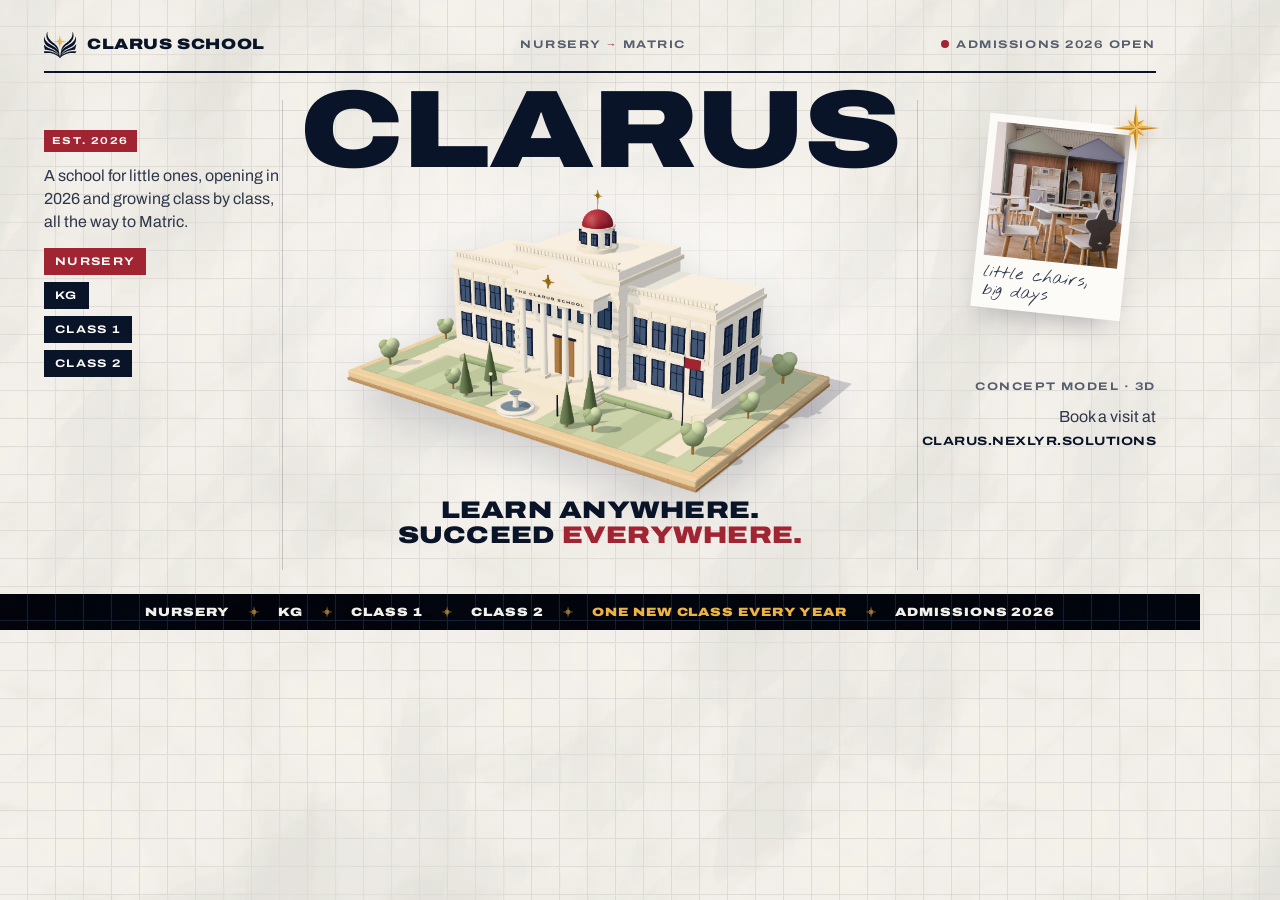
<file: src/og/og-main.html>
<!doctype html><html><head><meta charset="utf-8"><style>
@font-face{font-family:'AW';src:url(/fonts/archivo-wide-900.woff2);font-weight:900}
@font-face{font-family:'AW';src:url(/fonts/archivo-wide-700.woff2);font-weight:700}
@font-face{font-family:'AT';src:url(/fonts/archivo-400.woff2);font-weight:400}
@font-face{font-family:'Hand';src:url(/fonts/hand.woff2)}
*{margin:0;padding:0;box-sizing:border-box}
html,body{width:1200px;height:630px;overflow:hidden}
body{position:relative;background:#F4F1EA url(/assets/tex/paper-tile.webp) 0 0/1008px 1008px;color:oklch(19.5% .042 262);font-family:AT}
.defs{position:absolute;width:0;height:0}
.mk-pages{fill:oklch(19.5% .042 262)}
.sl{fill:oklch(80% .14 80)}.sd{fill:oklch(66% .13 72)}.slx{fill:oklch(86% .12 86)}.sdx{fill:oklch(72% .14 76)}
.lbl{font:700 11px/1 AW;letter-spacing:.14em;text-transform:uppercase}
.top{position:absolute;left:44px;right:44px;top:30px;display:flex;justify-content:space-between;align-items:center;padding-bottom:12px;border-bottom:2px solid oklch(19.5% .042 262);color:oklch(48% .025 262)}
.top b{color:oklch(47% .16 20)}
.brand{display:flex;align-items:center;gap:9px;color:oklch(19.5% .042 262)}
.brand svg{width:34px}
.brand span{font:900 15px/1 AW;letter-spacing:.04em}
.crimson{color:oklch(47% .16 20)}
.live{display:inline-block;width:8px;height:8px;border-radius:50%;background:oklch(47% .16 20);margin-right:7px;vertical-align:0}
.band{position:absolute;left:0;right:0;bottom:0;height:40px;background:oklch(19.5% .042 262) url(/assets/tex/ink-tile.webp) 0 0/1008px;display:flex;align-items:center;gap:20px;padding-left:44px;color:oklch(95.5% .008 85);font:900 13px/1 AW;letter-spacing:.08em;white-space:nowrap;overflow:hidden}
.band svg{width:12px;flex:none}
.band .g{color:oklch(80% .14 80)}


.band{height:36px;font-size:12px;justify-content:center;padding:0;gap:18px}
.glow{position:absolute;left:50%;top:52%;width:760px;height:420px;translate:-50% -50%;background:radial-gradient(closest-side,rgba(255,255,255,.85),rgba(255,255,255,0));pointer-events:none}
.c{position:absolute;left:0;right:0;text-align:center}
.word{top:86px;font:900 136px/.8 AW;letter-spacing:-.01em;white-space:nowrap}
.model{position:absolute;left:50%;translate:-50% 0;filter:drop-shadow(0 18px 22px rgba(20,25,45,.18))}
.tag2{font:900 24px/1 AW;text-transform:uppercase;letter-spacing:.01em}
.flank{position:absolute;width:236px}
.flank .lbl{color:oklch(48% .025 262)}
.flank p.t{font-size:16px;line-height:1.45;color:oklch(34% .035 262);margin-top:12px}
.stamp{display:inline-block;background:oklch(47% .16 20);color:#FCFBF8;padding:6px 8px;font:700 10px/1 AW;letter-spacing:.14em;text-transform:uppercase}
.pills{display:flex;flex-direction:column;gap:7px;margin-top:14px;align-items:flex-start}
.pills span{background:oklch(19.5% .042 262);color:#FCFBF8;padding:8px 11px;font:700 11px/1 AW;letter-spacing:.12em;text-transform:uppercase}
.pills span.on{background:oklch(47% .16 20)}
.hand2{font:24px/1.05 Hand;color:oklch(47% .16 20)}
.pol{position:absolute;width:150px;background:#FCFBF8;padding:8px 8px 0;box-shadow:0 16px 30px -14px rgba(20,25,45,.35)}
.pol img{width:100%;aspect-ratio:1;object-fit:cover;display:block}
.pol p{font:18px/1 Hand;padding:7px 2px 9px;color:oklch(34% .035 262)}
.st{position:absolute;width:48px;filter:drop-shadow(0 6px 8px rgba(120,80,0,.3))}
.rule{position:absolute;top:100px;bottom:60px;width:1px;background:oklch(19.5% .042 262 / .18)}
</style></head><body><svg class="defs" aria-hidden="true" focusable="false"><defs><path id="cb1" pathLength="100" d="M223.4 295.7C215.9 288.3 214.6 286.9 214.7 286.4C214.8 285.5 213.9 283.0 212.6 280.3C208.7 272.8 207.3 270.3 204.4 265.8C202.3 262.7 201.6 261.7 199.9 259.3C195.8 253.6 183.7 240.7 178.4 236.4C175.2 233.8 175.0 233.6 172.7 231.6C170.4 229.7 168.7 228.5 163.9 224.9C162.1 223.6 160.3 222.3 160.0 222.0C159.2 221.3 156.3 219.4 155.2 218.7C154.3 218.2 153.4 217.6 151.4 216.1C147.1 213.0 142.9 210.2 140.9 208.9C140.2 208.5 139.1 207.7 138.4 207.2C137.7 206.7 136.8 206.0 136.4 205.7C136.0 205.5 134.9 204.7 134.1 204.2C132.5 203.1 128.5 200.3 126.8 198.9C126.3 198.6 125.5 198.0 125.0 197.6C124.5 197.3 123.7 196.7 123.2 196.3C122.7 195.9 121.4 195.0 120.3 194.2C118.1 192.6 113.1 188.7 111.6 187.4C104.0 180.9 96.9 173.8 92.3 168.4C90.8 166.7 89.4 165.0 89.0 164.6C88.7 164.2 88.2 163.6 87.9 163.2C87.6 162.9 86.4 161.3 85.2 159.7C84.0 158.2 82.7 156.5 82.4 156.0C81.3 154.6 78.4 150.0 77.4 148.1C76.9 147.2 76.3 146.2 76.1 146.0C75.5 145.3 71.7 137.7 69.7 133.5C68.5 131.0 66.5 125.9 66.5 125.5C66.5 125.3 66.3 124.7 66.0 124.0C65.8 123.4 65.2 121.6 64.8 120.0C64.3 118.4 63.8 116.6 63.6 115.9C59.9 103.3 59.3 82.1 62.3 68.8C62.4 68.1 62.7 66.8 62.9 65.9C63.4 62.9 64.6 58.8 66.3 54.0C66.4 53.5 66.8 52.7 67.0 52.1C67.2 51.6 67.8 50.2 68.2 49.0C70.9 42.1 74.3 36.3 75.7 36.3C77.3 36.2 77.3 36.3 76.4 41.6C76.1 43.5 75.6 46.2 75.5 47.6C75.1 50.6 74.9 65.9 75.3 68.1C75.4 69.0 75.6 70.9 75.8 72.5C76.0 75.4 77.1 82.3 77.5 84.1C80.6 97.3 85.4 110.1 91.3 120.2C91.8 121.1 92.7 122.9 93.4 124.1C95.0 126.7 96.3 128.7 101.9 136.3C107.1 143.3 116.2 153.4 122.5 159.2C124.2 160.8 126.7 163.1 128.0 164.4C129.3 165.6 131.1 167.2 132.0 167.9C132.8 168.6 134.2 169.7 135.0 170.5C135.9 171.3 136.7 172.0 137.0 172.1C137.2 172.2 138.1 173.0 139.0 173.7C140.0 174.5 141.3 175.6 142.0 176.1C142.7 176.7 143.7 177.5 144.2 177.9C145.7 179.3 145.9 179.5 146.7 179.9C147.1 180.2 148.5 181.3 149.8 182.4C154.1 185.8 159.2 189.8 160.9 191.0C161.1 191.2 161.8 191.7 162.3 192.1C162.8 192.5 164.1 193.6 165.1 194.4C166.2 195.2 167.4 196.2 167.8 196.6C168.6 197.3 171.3 199.6 172.8 200.7C181.5 207.4 194.0 220.1 200.8 229.0C203.4 232.3 205.1 234.6 205.5 235.2C206.4 236.5 209.2 240.7 210.0 242.0C210.5 242.8 211.2 244.0 211.7 244.8C213.3 247.2 215.2 250.4 215.6 251.1C215.8 251.5 216.9 253.8 218.1 256.2C219.2 258.5 220.3 260.8 220.5 261.2C220.6 261.6 221.1 262.8 221.6 264.0C223.4 268.2 224.9 272.4 225.9 275.9C226.1 276.7 226.5 277.8 226.7 278.4C227.1 279.6 228.2 283.9 228.4 284.8C228.5 285.1 228.8 286.5 229.1 287.9C229.4 289.2 230.1 292.3 230.5 294.8C230.9 297.2 231.4 299.6 231.5 300.2C231.9 302.4 232.2 304.3 232.2 304.4C232.1 304.4 228.2 300.5 223.4 295.7Z"/><path id="cb2" pathLength="100" d="M233.4 345.2C226.1 338.0 226.1 338.0 223.8 338.0C221.6 338.0 221.5 338.0 221.3 337.3C221.2 336.9 220.1 334.9 218.8 332.8C217.6 330.8 216.3 328.6 216.0 328.1C215.5 327.1 214.1 325.0 212.9 323.2C212.5 322.6 211.7 321.6 211.2 320.9C210.3 319.4 207.6 315.9 206.3 314.4C205.0 312.8 203.0 310.4 202.2 309.5C197.6 303.9 190.5 297.0 183.8 291.5C183.3 291.1 182.3 290.3 181.6 289.7C179.2 287.7 173.7 283.7 170.2 281.6C169.8 281.3 168.9 280.8 168.4 280.5C167.8 280.1 165.9 278.9 164.0 277.7C162.1 276.6 160.4 275.5 160.1 275.2C159.8 275.0 159.3 274.7 159.0 274.6C158.7 274.5 158.3 274.4 158.1 274.2C156.7 273.1 143.6 266.5 138.8 264.4C137.6 263.9 136.3 263.3 136.0 263.1C135.6 262.9 135.2 262.8 135.0 262.8C134.8 262.8 134.1 262.5 133.4 262.2C132.7 261.8 131.4 261.3 130.5 260.9C129.6 260.5 128.3 259.9 127.6 259.6C126.9 259.3 125.1 258.5 123.6 257.9C122.1 257.2 120.0 256.3 118.9 255.8C117.8 255.3 115.9 254.5 114.8 254.0C113.6 253.6 112.3 253.0 111.9 252.9C108.1 251.2 106.1 250.3 104.6 249.6C98.4 246.7 97.1 246.1 94.9 244.9C93.5 244.2 92.1 243.5 91.8 243.2C91.5 243.0 91.1 242.8 90.9 242.8C90.8 242.8 89.8 242.2 88.7 241.5C87.5 240.9 85.2 239.5 83.5 238.5C81.8 237.5 80.0 236.3 79.5 236.0C77.1 234.4 76.4 233.9 75.0 232.9C74.2 232.2 73.0 231.4 72.3 230.9C68.3 228.2 58.4 219.1 54.5 214.4C53.6 213.4 52.5 212.1 52.0 211.6C50.0 209.3 44.3 201.1 43.1 198.8C42.9 198.3 42.5 197.7 42.4 197.5C42.0 197.0 40.8 194.9 39.1 191.4C38.3 189.9 37.6 188.4 37.5 188.2C37.3 187.9 37.1 187.3 36.9 186.8C36.7 186.3 36.0 184.5 35.3 182.8C32.4 175.8 30.5 169.2 28.8 160.0C27.5 153.3 27.0 149.6 26.7 145.5C26.1 135.7 26.7 122.2 28.1 112.1C28.5 109.3 28.7 108.5 29.5 104.4C29.8 103.0 30.0 101.8 30.0 101.7C30.0 101.3 31.2 101.5 31.6 101.9C31.8 102.2 32.0 103.0 32.1 103.8C33.1 112.1 36.8 125.6 39.8 132.1C40.0 132.7 40.3 133.3 40.3 133.6C40.3 133.8 40.4 134.0 40.5 134.1C40.6 134.2 40.9 134.8 41.2 135.6C42.0 137.6 47.5 148.5 49.2 151.5C50.0 152.7 52.3 156.1 53.5 157.8C53.8 158.1 54.3 158.8 54.6 159.2C58.0 164.0 64.0 171.0 70.2 177.2C74.5 181.6 79.6 186.1 82.9 188.6C83.6 189.2 84.8 190.1 85.5 190.7C86.3 191.4 88.1 192.7 89.5 193.8C90.9 194.8 92.6 196.0 93.1 196.4C93.7 196.8 95.2 197.9 96.5 198.7C97.8 199.6 99.2 200.6 99.6 200.8C100.0 201.1 100.9 201.7 101.6 202.2C102.3 202.6 103.3 203.3 103.8 203.6C104.6 204.3 106.0 205.1 111.4 208.5C116.4 211.6 117.1 212.0 118.6 212.9C119.4 213.4 120.3 213.9 120.5 214.0C121.4 214.5 128.3 218.4 130.2 219.4C131.4 220.1 132.9 220.9 133.6 221.4C134.3 221.8 135.7 222.7 136.8 223.3C137.8 223.8 139.3 224.7 140.1 225.2C142.3 226.4 142.8 226.7 143.1 226.7C143.2 226.7 143.6 227.0 144.0 227.3C145.2 228.3 150.2 231.3 153.0 232.9C153.6 233.3 154.3 233.7 154.7 234.0C155.0 234.3 155.4 234.5 155.5 234.5C156.0 234.5 161.5 237.9 167.7 242.1C171.2 244.5 174.4 246.6 174.8 246.9C175.3 247.2 176.0 247.6 176.4 248.0C177.5 248.8 181.5 251.8 182.2 252.3C188.7 256.7 199.9 267.6 207.6 276.9C208.2 277.7 210.0 280.2 211.4 282.4C214.1 286.4 214.1 286.4 223.3 295.6C232.5 304.9 232.5 304.9 232.7 306.9C233.2 310.2 234.1 315.1 235.3 320.9C235.7 322.9 236.2 325.3 236.3 326.1C236.4 326.9 236.6 327.6 236.6 327.7C236.7 327.8 236.9 329.1 237.1 330.5C237.4 332.0 237.8 334.4 238.0 335.9C238.3 337.4 238.6 339.3 238.8 340.1C238.9 340.9 239.2 342.6 239.4 343.9C239.6 345.1 239.8 347.0 240.0 348.0C240.2 349.0 240.4 350.4 240.5 351.1C240.7 351.8 240.7 352.4 240.7 352.4C240.6 352.4 237.3 349.2 233.4 345.2Z"/><path id="cb3" pathLength="100" d="M220.0 354.3C219.4 353.5 217.7 351.6 216.2 350.1C208.4 342.1 207.0 340.7 205.0 339.0C203.8 337.9 202.4 336.7 201.8 336.3C201.1 335.8 199.8 334.7 198.8 333.7C197.7 332.8 195.3 330.9 193.4 329.5C191.4 328.1 188.8 326.1 187.4 325.1C186.1 324.1 184.4 322.9 183.7 322.6C183.0 322.2 182.2 321.8 181.9 321.5C181.4 321.1 176.8 318.3 175.3 317.5C174.8 317.2 174.4 317.0 174.2 316.8C173.9 316.6 168.5 313.7 167.1 313.1C166.7 312.9 166.0 312.5 165.5 312.2C165.0 311.9 163.3 311.1 161.8 310.3C160.2 309.6 158.5 308.8 158.0 308.5C156.2 307.5 146.3 303.4 142.9 302.3C142.2 302.0 139.8 301.2 137.6 300.4C135.4 299.6 132.9 298.7 132.1 298.5C131.3 298.2 129.9 297.8 129.1 297.5C128.3 297.2 127.4 296.9 127.1 296.8C126.4 296.6 121.9 295.3 120.4 294.9C118.2 294.2 115.3 293.5 113.7 293.1C112.8 293.0 110.1 292.4 107.6 291.8C100.8 290.3 97.5 289.6 93.5 288.9C91.5 288.5 89.2 288.1 88.4 287.9C86.9 287.6 84.9 287.3 77.5 286.3C75.5 286.0 73.4 285.7 72.9 285.6C68.9 285.1 60.6 284.3 53.8 283.8C38.9 282.6 40.2 282.8 39.9 281.4C39.8 281.0 39.5 280.1 39.4 279.4C38.9 277.8 36.6 268.4 36.1 266.3C35.9 265.4 35.6 264.1 35.4 263.5C35.2 262.9 34.9 261.8 34.7 261.1C34.3 259.2 34.1 258.4 33.1 254.4C32.1 250.7 29.6 240.8 28.3 234.8C28.1 234.3 27.7 232.3 27.2 230.4C26.7 228.4 26.0 225.6 25.6 224.0C25.3 222.4 24.8 220.5 24.6 219.8C24.3 218.4 23.4 214.9 23.0 213.2C22.9 212.8 22.6 211.5 22.3 210.4C21.8 208.5 21.8 207.8 22.3 207.8C22.4 207.8 22.5 207.5 22.5 207.1C22.5 205.9 22.7 205.7 23.5 206.5C23.9 206.9 24.3 207.3 24.3 207.4C24.3 207.5 24.9 208.3 25.7 209.2C26.5 210.0 27.5 211.3 28.1 211.9C29.4 213.6 31.8 216.5 33.5 218.6C36.3 222.0 45.7 230.8 50.5 234.7C55.5 238.7 56.7 239.5 60.1 241.8C61.9 243.0 63.7 244.2 64.1 244.5C70.1 248.6 82.3 255.1 93.2 260.0C94.1 260.5 95.3 261.0 95.9 261.2C96.4 261.5 97.4 261.9 98.1 262.2C98.8 262.5 100.2 263.1 101.2 263.5C104.3 264.8 104.6 264.9 106.0 265.5C107.3 266.0 110.2 267.1 113.4 268.2C115.1 268.9 117.1 269.6 118.8 270.3C119.5 270.5 121.3 271.2 122.8 271.7C126.8 273.2 131.6 275.2 134.8 276.7C135.8 277.2 136.9 277.7 137.2 277.8C137.6 277.9 138.8 278.4 140.0 278.9C141.2 279.4 142.5 279.9 142.9 280.1C143.3 280.2 143.8 280.5 144.0 280.7C144.2 280.8 144.5 281.0 144.6 281.0C144.8 281.0 145.4 281.3 146.1 281.6C146.8 281.9 148.3 282.6 149.5 283.1C150.7 283.6 151.8 284.2 152.0 284.4C152.2 284.5 153.7 285.3 155.2 286.1C158.7 287.8 161.6 289.3 162.5 290.0C162.9 290.3 163.3 290.5 163.4 290.5C163.5 290.5 164.3 290.9 165.1 291.4C167.8 293.0 171.1 295.1 172.5 296.0C173.3 296.5 174.3 297.1 174.7 297.3C175.1 297.6 175.9 298.1 176.5 298.5C177.1 298.9 177.9 299.4 178.3 299.7C178.7 299.9 179.4 300.4 179.8 300.8C180.2 301.1 181.3 301.9 182.1 302.5C186.0 305.3 191.2 309.2 192.0 310.0C192.6 310.5 193.4 311.2 193.9 311.7C202.4 318.7 215.0 331.6 218.8 337.1C219.5 338.1 222.4 341.5 222.6 341.5C222.9 341.5 222.8 340.5 222.4 339.8C221.5 338.0 221.5 338.0 223.9 338.0C226.1 338.0 226.1 338.0 229.6 341.5L233.1 345.0L227.7 350.4C221.5 356.6 221.7 356.5 220.0 354.3Z"/><path id="cb4" pathLength="100" d="M245.6 397.6C244.9 396.7 243.7 395.3 242.5 394.0C242.0 393.5 240.1 391.4 238.3 389.3C236.4 387.2 234.8 385.4 234.6 385.3C234.4 385.2 232.9 383.8 231.1 382.1C229.3 380.4 227.5 378.8 227.1 378.5C226.7 378.1 224.9 376.6 223.1 375.1C217.1 370.0 214.8 368.3 209.9 364.9C208.8 364.2 207.7 363.4 207.5 363.2C207.3 362.9 207.1 362.8 206.9 362.8C206.8 362.8 205.4 361.9 203.9 360.9C197.3 356.6 185.3 350.0 178.8 347.2C177.7 346.8 176.7 346.4 176.5 346.2C174.6 345.3 169.9 343.3 168.0 342.6C166.7 342.2 163.8 341.1 161.5 340.3C156.9 338.6 151.3 336.8 150.8 336.8C150.7 336.8 149.5 336.4 148.2 336.0C145.5 335.2 145.3 335.2 138.4 333.4C132.3 331.9 128.6 331.0 124.4 330.3C122.7 330.0 120.8 329.6 120.1 329.5C118.4 329.2 114.1 328.6 109.8 328.1C107.8 327.9 105.5 327.6 104.6 327.5C96.3 326.1 73.5 325.7 61.1 326.6C53.7 327.2 42.7 328.4 40.6 328.8C39.2 329.1 39.0 329.1 38.4 329.0C38.1 329.0 36.2 326.8 34.1 324.0C33.1 322.6 32.2 321.3 31.3 320.1C29.3 317.3 28.8 316.6 27.2 314.6C26.3 313.4 25.3 312.0 25.0 311.6C24.6 311.2 23.8 310.0 23.0 308.9C22.3 307.8 21.5 306.5 21.2 306.1C20.6 305.3 20.6 304.0 21.1 303.1C21.4 302.7 21.7 302.6 24.0 302.5C25.5 302.5 28.1 302.4 29.9 302.3C34.6 302.0 69.1 302.1 73.9 302.5C79.0 302.8 85.7 303.5 87.8 303.8C88.6 303.9 91.2 304.2 93.4 304.5C95.6 304.8 98.4 305.2 99.8 305.4C101.1 305.6 102.5 305.8 102.9 305.8C108.5 306.7 115.4 308.0 125.8 310.3C127.9 310.8 130.2 311.4 135.0 312.9C137.1 313.5 140.1 314.4 141.5 314.8C146.1 316.1 147.0 316.4 152.1 318.2C158.1 320.3 158.6 320.5 161.0 321.5C162.0 321.9 163.4 322.5 164.1 322.7C164.8 323.0 165.6 323.3 165.9 323.5C167.0 324.0 170.9 325.8 172.2 326.3C175.7 327.6 191.4 335.9 196.0 338.9C197.3 339.7 199.3 341.0 200.5 341.7C203.5 343.6 204.1 344.0 206.5 345.7C207.7 346.6 208.9 347.4 209.3 347.6C209.7 347.8 210.6 348.5 211.3 349.0C212.0 349.6 213.4 350.6 214.4 351.4C215.3 352.1 217.2 353.6 218.5 354.7C220.7 356.6 221.5 357.1 221.5 356.5C221.5 356.4 221.4 356.2 221.2 356.0C221.0 355.8 221.1 355.8 221.6 355.8C222.3 355.8 223.2 354.9 227.8 350.4L233.1 345.0L237.1 349.0C240.2 352.1 241.0 353.0 241.0 353.6C241.0 354.0 241.2 355.0 241.4 356.0C242.1 359.7 242.3 360.7 242.5 362.0C242.6 362.8 243.2 366.4 243.9 370.1C244.5 373.8 245.1 377.4 245.3 378.1C245.4 378.8 245.6 380.4 245.9 381.8C246.6 385.8 246.3 398.6 245.6 397.6Z"/><path id="cstar-o" pathLength="100" d="M246.25 78.00L255.43 147.83L278.78 137.47L268.42 160.82L338.25 170.00L268.42 179.18L278.78 202.53L255.43 192.17L246.25 262.00L237.07 192.17L213.72 202.53L224.08 179.18L154.25 170.00L224.08 160.82L213.72 137.47L237.07 147.83Z"/><g id="cstar"><path class="sl" d="M246.25 170.0L246.25 78.00L255.43 147.83Z"/><path class="sdx" d="M246.25 170.0L255.43 147.83L278.78 137.47Z"/><path class="slx" d="M246.25 170.0L278.78 137.47L268.42 160.82Z"/><path class="sl" d="M246.25 170.0L268.42 160.82L338.25 170.00Z"/><path class="sd" d="M246.25 170.0L338.25 170.00L268.42 179.18Z"/><path class="slx" d="M246.25 170.0L268.42 179.18L278.78 202.53Z"/><path class="sdx" d="M246.25 170.0L278.78 202.53L255.43 192.17Z"/><path class="sl" d="M246.25 170.0L255.43 192.17L246.25 262.00Z"/><path class="sd" d="M246.25 170.0L246.25 262.00L237.07 192.17Z"/><path class="sdx" d="M246.25 170.0L237.07 192.17L213.72 202.53Z"/><path class="slx" d="M246.25 170.0L213.72 202.53L224.08 179.18Z"/><path class="sd" d="M246.25 170.0L224.08 179.18L154.25 170.00Z"/><path class="sl" d="M246.25 170.0L154.25 170.00L224.08 160.82Z"/><path class="sdx" d="M246.25 170.0L224.08 160.82L213.72 137.47Z"/><path class="slx" d="M246.25 170.0L213.72 137.47L237.07 147.83Z"/><path class="sd" d="M246.25 170.0L237.07 147.83L246.25 78.00Z"/></g><g id="cwing"><use href="#cb1"/><use href="#cb2"/><use href="#cb3"/><use href="#cb4"/></g><symbol id="cmark" viewBox="14 6 465 398"><g class="mk-pages"><use href="#cwing"/><use href="#cwing" transform="translate(492.5 0) scale(-1 1)"/></g><use href="#cstar"/></symbol></defs></svg><div class="top"><span class="brand"><svg viewBox="14 6 465 398"><use href="#cmark"/></svg><span>CLARUS SCHOOL</span></span><span class="lbl">Nursery <b>→</b> Matric</span><span class="lbl"><i class="live"></i>Admissions 2026 open</span></div>
<div class="glow"></div>
<div class="c word" data-fit="600"><span>CLARUS</span></div>
<img class="model" src="img/senior.webp" style="top:190px;width:505px">
<div class="c tag2" style="top:498px;line-height:1.05">Learn anywhere.<br>Succeed <span class="crimson">everywhere.</span></div>
<i class="rule" style="left:282px"></i><i class="rule" style="right:282px"></i>
<div class="flank" style="left:44px;top:130px"><span class="stamp">Est. 2026</span><p class="t">A school for little ones, opening in 2026 and growing class by class, all the way to Matric.</p>
<div class="pills"><span class="on">Nursery</span><span>KG</span><span>Class 1</span><span>Class 2</span></div></div>
<div class="pol" style="right:70px;top:120px;rotate:6deg"><img src="/assets/photos/junior-room.webp"><p>little chairs, big days</p></div>
<svg class="st" style="right:40px;top:104px" viewBox="152 76 188.5 188"><use href="#cstar"/></svg>
<div class="flank" style="right:44px;top:376px;text-align:right"><span class="lbl">Concept model · 3D</span><p class="t">Book a visit at<br><b style="font:700 12px/1.6 AW;letter-spacing:.04em;color:oklch(19.5% .042 262)">CLARUS.NEXLYR.SOLUTIONS</b></p></div>
<div class="band"><span>NURSERY</span><svg viewBox="152 76 188.5 188"><use href="#cstar"/></svg><span>KG</span><svg viewBox="152 76 188.5 188"><use href="#cstar"/></svg><span>CLASS 1</span><svg viewBox="152 76 188.5 188"><use href="#cstar"/></svg><span>CLASS 2</span><svg viewBox="152 76 188.5 188"><use href="#cstar"/></svg><span class="g">ONE NEW CLASS EVERY YEAR</span><svg viewBox="152 76 188.5 188"><use href="#cstar"/></svg><span>ADMISSIONS 2026</span></div>
<script>document.fonts.ready.then(()=>{document.querySelectorAll('[data-fit]').forEach(w=>{const s=w.querySelector('span')||w;const r=+w.dataset.fit/s.getBoundingClientRect().width;w.style.fontSize=(parseFloat(getComputedStyle(w).fontSize)*r)+'px'})})</script></body></html>
</file>
<file: vendor/lenis/lenis.css>
html.lenis,
html.lenis body {
  height: auto;
}

.lenis:not(.lenis-autoToggle).lenis-stopped {
  overflow: clip;
}

.lenis [data-lenis-prevent],
.lenis [data-lenis-prevent-wheel],
.lenis [data-lenis-prevent-touch],
.lenis [data-lenis-prevent-vertical],
.lenis [data-lenis-prevent-horizontal] {
  overscroll-behavior: contain;
}

.lenis.lenis-smooth iframe {
  pointer-events: none;
}

.lenis.lenis-autoToggle {
  transition-property: overflow;
  transition-duration: 1ms;
  transition-behavior: allow-discrete;
}
</file>
<file: css/clarus.css>
/* Clarus School · home page
 * Paper & ink, adapted from the Nexlyr editorial system for a school:
 * warm graph paper, navy-ink sections, torn edges, one crimson signal per screen, the logo's gold star.
 * paper oklch(96.4% .007 85) · ink oklch(19.5% .042 262) · crimson oklch(47% .16 20) · star gold oklch(80% .14 80)
 * display: Archivo Wide 900 caps · labels: Archivo Wide 700 · body: Archivo · notes: hand-written
 */

/* ───────── fonts ───────── */
@font-face{font-family:'Archivo Wide';src:url(../fonts/archivo-wide-900.woff2) format('woff2');font-weight:900;font-display:swap}
@font-face{font-family:'Archivo Wide';src:url(../fonts/archivo-wide-700.woff2) format('woff2');font-weight:700;font-display:swap}
@font-face{font-family:'Archivo Text';src:url(../fonts/archivo-400.woff2) format('woff2');font-weight:400;font-display:swap}
@font-face{font-family:'Archivo Text';src:url(../fonts/archivo-600.woff2) format('woff2');font-weight:600;font-display:swap}
@font-face{font-family:'Hand';src:url(../fonts/hand.woff2) format('woff2');font-weight:400;font-display:swap}
@font-face{font-family:'Wide Fallback';src:local('Arial Black'),local('Arial Bold'),local('Arial');font-weight:900;size-adjust:118%;ascent-override:80%;descent-override:20%}
@font-face{font-family:'Text Fallback';src:local('Arial'),local('Helvetica Neue'),local('Roboto')}

/* ───────── tokens ───────── */
:root{
  --paper:oklch(96.4% .007 85);
  --paper-hi:oklch(99.2% .004 85);
  --paper-2:oklch(93.5% .012 85);
  --grid:oklch(89.5% .009 85);
  --rule:oklch(82% .012 85);
  --ink:oklch(19.5% .042 262);
  --ink-2:oklch(34% .035 262);
  --ink-3:oklch(48% .025 262);
  --on-ink:oklch(95.5% .008 85);
  --on-ink-2:oklch(80% .02 262);
  --on-ink-3:oklch(64% .025 262);
  --grid-ink:oklch(24.5% .045 262);
  --rule-ink:oklch(32% .045 262);
  --crimson:oklch(47% .16 20);
  --crimson-hi:oklch(55% .18 22);
  --crimson-lo:oklch(38% .13 18);
  --gold:oklch(80% .14 80);
  --gold-deep:oklch(66% .13 72);
  --highlight:oklch(88% .13 92 / .75);
  --shadow:oklch(18% .03 262 / .22);

  --font-display:'Archivo Wide','Wide Fallback',system-ui,sans-serif;
  --font-body:'Archivo Text','Text Fallback',system-ui,sans-serif;
  --font-hand:'Hand','Segoe Print','Bradley Hand',cursive;

  --gutter:clamp(1.1rem,4vw,3.5rem);
  --maxw:90rem;
  --tear-h:3rem;
  --grid-size:28px;
  --nav-h:4.5rem;

  --ease-out:cubic-bezier(.16,1,.3,1);
  --ease-in-out:cubic-bezier(.65,0,.35,1);
  --dur:.45s;

  --star-l:var(--gold);--star-d:var(--gold-deep);--star-lx:oklch(86% .12 86);--star-dx:oklch(72% .14 76);
}

/* ───────── base ───────── */
*,*::before,*::after{box-sizing:border-box;margin:0;padding:0}
html{-webkit-text-size-adjust:100%;text-size-adjust:100%;overflow-x:clip;background:var(--ink);scroll-padding-top:var(--nav-h)}
body{overflow-x:clip;font:400 1rem/1.6 var(--font-body);color:var(--ink);background:var(--paper);-webkit-font-smoothing:antialiased;text-rendering:optimizeLegibility}
img,svg{display:block;max-width:100%}
img{height:auto}
a{color:inherit;text-decoration:none}
button,input,select{font:inherit;color:inherit}
button{background:none;border:0;cursor:pointer}
ul,ol{list-style:none}
p{max-width:62ch}
h1,h2,h3{font-family:var(--font-display);font-weight:900;text-transform:uppercase;line-height:.92;letter-spacing:-.005em}
em{font-style:normal;color:var(--crimson)}
.ink em{color:var(--gold)}
::selection{background:var(--crimson);color:var(--paper-hi)}
:focus-visible{outline:2px solid var(--crimson);outline-offset:3px}
html.lenis,html.lenis body{height:auto}
.lenis.lenis-stopped{overflow:clip}
.defs{position:absolute;width:0;height:0;overflow:hidden}
.skip{position:absolute;left:1rem;top:-4rem;z-index:200;padding:.7rem 1rem;background:var(--ink);color:var(--on-ink);font:700 .7rem/1 var(--font-display);text-transform:uppercase;letter-spacing:.1em}
.skip:focus{top:1rem}
.wrap{width:100%;max-width:var(--maxw);margin-inline:auto;padding-inline:var(--gutter)}
.num{font-variant-numeric:tabular-nums}
.sr{position:absolute!important;width:1px;height:1px;padding:0;margin:-1px;overflow:hidden;clip:rect(0 0 0 0);white-space:nowrap;border:0}
.lbl{font:700 .6875rem/1.2 var(--font-display);text-transform:uppercase;letter-spacing:.12em}
.hand{font-family:var(--font-hand);font-weight:400;line-height:1.15}

/* logo parts */
.mk-pages,.crest-pages,.pre-pages{fill:currentColor}
.sl{fill:var(--star-l)}.sd{fill:var(--star-d)}.slx{fill:var(--star-lx)}.sdx{fill:var(--star-dx)}

/* ───────── surfaces ─────────
 * paper and ink are pre-baked tiles (texture + grid in one image, 2x for sharp lines): one cheap layer, no blend modes,
 * so scrolling never has to re-blend the page. Torn edges are a thin strip above the section, not a mask over all of it. */
.paper,.ink{position:relative;isolation:isolate}
.paper{color:var(--ink);background:var(--paper) url(../assets/tex/paper-tile.webp) 0 0/1008px 1008px repeat}
.ink{color:var(--on-ink);background:var(--ink) url(../assets/tex/ink-tile.webp) 0 0/1008px 1008px repeat}
.tear-t{z-index:2}
.tear-t::before{content:"";position:absolute;left:0;right:0;top:calc(1px - var(--tear-h));height:var(--tear-h);pointer-events:none;
  background:url(../assets/tex/fringe-t-light.svg) 0 0/1440px var(--tear-h) repeat-x,var(--paper) url(../assets/tex/paper-tile.webp) 0 100%/1008px 1008px repeat;
  -webkit-mask:url(../assets/tex/tear-t.svg) 0 0/1440px var(--tear-h) repeat-x;mask:url(../assets/tex/tear-t.svg) 0 0/1440px var(--tear-h) repeat-x}
.ink.tear-t::before{background:url(../assets/tex/fringe-t-dark.svg) 0 0/1440px var(--tear-h) repeat-x,var(--ink) url(../assets/tex/ink-tile.webp) 0 100%/1008px 1008px repeat}

/* ───────── buttons: square slabs, never pills ───────── */
.btn{position:relative;display:inline-flex;align-items:center;justify-content:center;gap:.9rem;min-height:3.25rem;padding:0 1.35rem 0 1.5rem;
  background:var(--ink);color:var(--paper-hi);border-radius:2px;overflow:hidden;isolation:isolate;
  font:700 .75rem/1 var(--font-display);text-transform:uppercase;letter-spacing:.12em;white-space:nowrap;
  transition:color var(--dur) var(--ease-out),transform .2s var(--ease-out)}
.btn::before{content:"";position:absolute;inset:0;z-index:-1;background:var(--crimson);transform:scaleY(0);transform-origin:50% 100%;transition:transform var(--dur) var(--ease-out)}
.btn:hover::before,.btn:focus-visible::before{transform:scaleY(1)}
.btn:active{transform:translateY(1px)}
.arw{width:1rem;height:1rem;fill:none;stroke:currentColor;stroke-width:2.2;stroke-linecap:square;transition:transform var(--dur) var(--ease-out)}
.btn:hover .arw{transform:translate(2px,-2px)}
.btn-paper{background:var(--paper-hi);color:var(--ink)}
.btn-paper:hover{color:var(--paper-hi)}
.btn-crimson{background:var(--crimson)}
.btn-crimson::before{background:var(--paper-hi)}
.btn-crimson:hover{color:var(--ink)}
.btn-wide{width:100%}
.link{position:relative;display:inline-flex;align-items:center;gap:.5rem;padding-block:.35rem;font:700 .75rem/1 var(--font-display);text-transform:uppercase;letter-spacing:.12em}
.link::after{content:"";position:absolute;left:0;right:0;bottom:0;height:2px;background:currentColor;transform-origin:100% 50%;transition:transform var(--dur) var(--ease-out)}
.link:hover::after{transform:scaleX(.35)}

/* ───────── shared bits ───────── */
.sec-k{display:flex;align-items:center;gap:.6rem;color:var(--ink-3)}
.ink .sec-k{color:var(--on-ink-3)}
.sec-k i{width:.6rem;height:.6rem;background:var(--crimson);flex:none}
.ink .sec-k i{background:var(--gold)}
.h2{font-size:clamp(2.1rem,1.2rem + 4.4vw,5.6rem);margin-top:1.1rem}
.ln{display:block;overflow:hidden;padding-bottom:.06em;margin-bottom:-.06em}
.ln>span{display:block}
.sec-head{margin-bottom:clamp(2.5rem,5vw,4.5rem)}
.sec-head-row{display:flex;justify-content:space-between;align-items:flex-end;gap:2rem;flex-wrap:wrap}
.sec-p{margin-top:1.3rem;font-size:clamp(1rem,.95rem + .3vw,1.15rem);color:var(--ink-2);max-width:44ch}
.ink .sec-p{color:var(--on-ink-2)}
.sec-head-row .sec-p{margin:0}

.polaroid{position:relative;background:var(--paper-hi);padding:.7rem .7rem 0;box-shadow:0 1px 0 oklch(0% 0 0 / .06),0 18px 40px -18px var(--shadow)}
.polaroid img{aspect-ratio:1/1;object-fit:cover;width:100%}
.polaroid figcaption{font-size:1.35rem;padding:.65rem .2rem .8rem;color:var(--ink-2)}
.tape{position:absolute;top:-.8rem;left:50%;width:5.5rem;height:1.6rem;translate:-50% 0;rotate:-4deg;background:oklch(92% .04 85 / .7);box-shadow:0 1px 2px oklch(0% 0 0 / .08);
  mask:linear-gradient(90deg,transparent 0 2px,#000 2px calc(100% - 2px),transparent 0)}

.frame{position:relative;overflow:hidden;background:var(--paper-2)}
.frame img{width:100%;height:100%;object-fit:cover}
.frame figcaption{position:absolute;left:0;right:0;bottom:0;display:flex;justify-content:space-between;padding:.8rem 1rem;color:var(--paper-hi);background:linear-gradient(transparent,oklch(10% .03 262 / .55))}

/* selection frame (from the Nexlyr editor look) */
.sel{position:relative}
.sel::after{content:"";position:absolute;inset:-1px;border:1.5px solid var(--crimson);pointer-events:none}
.sel .h{position:absolute;width:10px;height:10px;background:var(--paper-hi);border:1.5px solid var(--crimson);z-index:2;translate:-50% -50%}
.hd1{left:0;top:0}.hd2{left:50%;top:0}.hd3{left:100%;top:0}.hd4{left:100%;top:50%}.hd5{left:100%;top:100%}.hd6{left:50%;top:100%}.hd7{left:0;top:100%}.hd8{left:0;top:50%}
.sel-tag{position:absolute;left:-1px;top:-1.7rem;padding:.35rem .55rem;background:var(--crimson);color:var(--paper-hi);font-size:.6rem}

.stamp{display:inline-flex;flex-direction:column;align-items:center;gap:.3rem;padding:.65rem 1.1rem;border:2px solid var(--crimson);color:var(--crimson);rotate:-6deg;
  font:900 1.15rem/1 var(--font-display);text-transform:uppercase;letter-spacing:.06em;max-width:none;outline:1px solid var(--crimson);outline-offset:3px}
.stamp small{font:700 .55rem/1 var(--font-display);letter-spacing:.14em}
.stamp-sm{font-size:.62rem;padding:.45rem .6rem;outline:0;rotate:-3deg}

/* ───────── opening ───────── */
.pre{display:none}
html.opening .pre{display:block;position:fixed;inset:0;z-index:300;pointer-events:all;background:var(--paper) url(../assets/tex/paper-tile.webp) 0 0/1008px 1008px}
html.opening body{overflow:hidden}
.pre-sheet{position:absolute;left:0;right:0;height:50.5%;--tear-h:2.6rem;will-change:transform}
.pre-top{top:0;background:url(../assets/tex/fringe-b-light.svg) 0 100%/1440px var(--tear-h) repeat-x,var(--paper) url(../assets/tex/paper-tile.webp) 0 0/1008px 1008px;
  -webkit-mask:url(../assets/tex/tear-b.svg) 0 100%/1440px var(--tear-h) repeat-x,linear-gradient(#000 0 0) 0 0/100% calc(100% - var(--tear-h) + 1px) no-repeat;
          mask:url(../assets/tex/tear-b.svg) 0 100%/1440px var(--tear-h) repeat-x,linear-gradient(#000 0 0) 0 0/100% calc(100% - var(--tear-h) + 1px) no-repeat}
.pre-bot{bottom:0;height:calc(49.5% + var(--tear-h));background:url(../assets/tex/fringe-t-light.svg) 0 0/1440px var(--tear-h) repeat-x,var(--paper) url(../assets/tex/paper-tile.webp) 0 0/1008px 1008px;
  -webkit-mask:url(../assets/tex/tear-t.svg) 0 0/1440px var(--tear-h) repeat-x,linear-gradient(#000 0 0) 0 calc(var(--tear-h) - 1px)/100% 100% no-repeat;
          mask:url(../assets/tex/tear-t.svg) 0 0/1440px var(--tear-h) repeat-x,linear-gradient(#000 0 0) 0 calc(var(--tear-h) - 1px)/100% 100% no-repeat}
.pre-stage{position:absolute;inset:0;display:grid;place-items:center;align-content:center;gap:1.2rem;color:var(--ink);padding:var(--gutter)}
.pre-k{position:absolute;top:calc(var(--gutter) + .4rem);color:var(--ink-3)}
.pre-k1{left:var(--gutter)}.pre-k2{right:var(--gutter)}
.pre-mark{width:clamp(7rem,14vw,11rem);overflow:visible}
.pre-pages use{fill:var(--ink);fill-opacity:0;stroke:var(--ink);stroke-width:1.4;stroke-dasharray:100 100;stroke-dashoffset:100}
.pre-star{transform-box:fill-box;transform-origin:50% 50%;opacity:0}
.pre-word{display:flex;gap:.04em;font:900 clamp(3.2rem,9vw,7.4rem)/.82 var(--font-display);letter-spacing:.02em;overflow:hidden;padding:.06em .1em 0;max-width:none}
.pre-word span{display:block;transform:translateY(105%)}
.pre-tag{display:flex;align-items:center;gap:.9rem;font:700 .7rem/1 var(--font-display);text-transform:uppercase;letter-spacing:.18em;color:var(--ink-2);opacity:0;max-width:none}
.pre-tag i{width:2.2rem;height:2px;background:var(--crimson)}
.pre-foot{position:absolute;left:var(--gutter);right:var(--gutter);bottom:calc(var(--gutter) + .2rem);display:grid;grid-template-columns:auto 1fr auto;align-items:end;gap:1.5rem;color:var(--ink-3)}
.pre-bar{height:2px;background:var(--rule);margin-bottom:.45rem;overflow:hidden}
.pre-bar i{display:block;height:100%;background:var(--crimson);transform:scaleX(0);transform-origin:0 50%}
.pre-num{font:900 clamp(2.4rem,5vw,4rem)/.8 var(--font-display);color:var(--ink);letter-spacing:-.01em}

/* ───────── nav ───────── */
.nav{position:fixed;inset:0 0 auto;z-index:100;will-change:transform;height:var(--nav-h);display:flex;align-items:center;justify-content:space-between;gap:1.5rem;padding-inline:var(--gutter);
  transition:background .4s var(--ease-out),box-shadow .4s,transform .5s var(--ease-out)}
.nav.is-solid{background:oklch(96.4% .007 85 / .97);box-shadow:0 1px 0 var(--rule)}
.nav.is-hidden{transform:translateY(-100%)}
.brand{display:flex;align-items:center;gap:.7rem;color:var(--ink)}
.brand-mark{width:2.6rem;height:auto}
.brand-mark .mk-pages{fill:var(--ink)}
.brand-word{display:flex;flex-direction:column;font:900 1.02rem/.9 var(--font-display);text-transform:uppercase;letter-spacing:.04em}
.brand-word small{font:700 .52rem/1 var(--font-display);letter-spacing:.42em;margin-top:.3rem;color:var(--ink-3)}
.links{display:flex;gap:clamp(1rem,2.2vw,2.2rem)}
.links a{position:relative;font:700 .7rem/1 var(--font-display);text-transform:uppercase;letter-spacing:.12em;padding:.5rem 0}
.links a::after{content:"";position:absolute;left:0;right:0;bottom:0;height:2px;background:var(--crimson);transform:scaleX(0);transform-origin:0 50%;transition:transform var(--dur) var(--ease-out)}
.links a:hover::after,.links a.on::after{transform:scaleX(1)}
.nav-end{display:flex;align-items:center;gap:1.25rem}
.nav-open{display:flex;align-items:center;gap:.5rem;color:var(--ink-3)}
.live{position:relative;width:.5rem;height:.5rem;background:var(--crimson);border-radius:50%;flex:none}
.live::after{content:"";position:absolute;inset:0;border-radius:50%;background:var(--crimson);animation:live 2.2s var(--ease-out) infinite}
@keyframes live{0%{transform:scale(1);opacity:.55}70%,100%{transform:scale(2.6);opacity:0}}
.nav .btn{min-height:2.75rem;padding:0 1rem 0 1.15rem;font-size:.68rem}
.menu-btn{display:none;align-items:center;gap:.7rem;height:2.75rem;padding:0 .9rem;border:1.5px solid var(--ink);border-radius:2px}
.menu-btn i{position:relative;width:1.1rem;height:2px;background:currentColor;transition:background .2s}
.menu-btn i::before,.menu-btn i::after{content:"";position:absolute;left:0;width:100%;height:2px;background:currentColor;transition:transform .35s var(--ease-out)}
.menu-btn i::before{top:-5px}.menu-btn i::after{top:5px}
.menu-btn[aria-expanded="true"] i{background:transparent}
.menu-btn[aria-expanded="true"] i::before{transform:translateY(5px) rotate(45deg)}
.menu-btn[aria-expanded="true"] i::after{transform:translateY(-5px) rotate(-45deg)}
.menu-pop{position:absolute;top:calc(100% + .4rem);right:var(--gutter);width:min(19rem,calc(100vw - 2 * var(--gutter)));padding:.6rem 1.1rem 1.1rem;
  background:var(--paper-hi);color:var(--ink);border-top:4px solid var(--ink);box-shadow:0 1px 0 var(--rule),0 24px 50px -24px var(--shadow);
  opacity:0;transform:translateY(-8px);transform-origin:100% 0;transition:opacity .3s var(--ease-out),transform .3s var(--ease-out)}
.menu-pop.open{opacity:1;transform:none}
.menu-pop nav{display:flex;flex-direction:column;margin-bottom:.9rem}
.menu-pop nav a{display:flex;align-items:baseline;gap:.8rem;padding:.7rem 0;border-bottom:1px solid var(--rule);font:900 .95rem/1 var(--font-display);text-transform:uppercase;letter-spacing:.02em;transition:color .2s,padding .3s var(--ease-out)}
.menu-pop nav a:hover,.menu-pop nav a.on{color:var(--crimson);padding-left:.3rem}
.menu-pop nav small{font:700 .58rem/1 var(--font-display);color:var(--crimson);letter-spacing:.1em}
.menu-pop .btn{min-height:2.9rem}

/* ───────── hero ───────── */
.hero{min-height:max(100svh,46rem);padding:calc(var(--nav-h) + 1rem) var(--gutter) 0;display:flex;flex-direction:column;overflow:hidden}
.hero-labels{display:flex;justify-content:space-between;gap:1rem;color:var(--ink-3);padding-bottom:.9rem;border-bottom:1.5px solid var(--ink)}
.hero-labels b{color:var(--crimson)}
.hero-word{position:relative;z-index:1;margin-top:clamp(.6rem,1.6vw,1.4rem);font-size:calc((100vw - 2 * var(--gutter)) / 6.3);line-height:.78;letter-spacing:-.012em;color:var(--ink)}
.hw{display:flex;justify-content:space-between;overflow:hidden;padding-top:.04em;width:100%}
.hw>span{display:block}
.hero-grid{position:relative;flex:1;display:grid;grid-template-columns:minmax(0,5fr) minmax(0,7fr);gap:clamp(1.5rem,4vw,4rem);padding:clamp(1.4rem,2.6vw,2.4rem) 0 clamp(5.5rem,9vh,7rem)}
.hero-copy{display:flex;flex-direction:column;align-items:flex-start;gap:1.4rem;padding-top:.4rem}
.hero-tag{font:900 clamp(1.5rem,1rem + 1.7vw,2.55rem)/.98 var(--font-display);text-transform:uppercase;letter-spacing:-.005em;max-width:none}
.hero-tag em{position:relative;color:var(--crimson)}
.hero-p{font-size:clamp(1rem,.95rem + .25vw,1.13rem);color:var(--ink-2);max-width:40ch}
.hero-ctas{display:flex;align-items:center;gap:1.6rem;flex-wrap:wrap}
.hero-classes{display:flex;flex-wrap:wrap;gap:0;margin-top:.4rem;border-top:1px solid var(--rule);width:100%}
.hero-classes li{flex:1 1 auto;display:flex;align-items:baseline;gap:.45rem;padding:.75rem .9rem .1rem 0;font:700 .68rem/1 var(--font-display);text-transform:uppercase;letter-spacing:.1em}
.hero-classes b{color:var(--crimson);font-size:.6rem}

.hero-art{position:relative;margin-top:calc(-1 * clamp(1rem,2vw,2rem))}
.hero-photo{position:relative;aspect-ratio:3/2;width:100%;margin-left:auto}
.hero-photo picture,.hero-photo img{width:100%;height:100%;object-fit:cover;display:block}
.hero-photo picture{overflow:hidden;clip-path:inset(0)}
.hero-photo canvas{position:absolute;inset:0;width:100%;height:100%;display:block;z-index:1}
.hero-photo.has-3d picture{visibility:hidden}
.hero-photo.has-3d{background:radial-gradient(70% 60% at 50% 55%,oklch(99% .004 85 / .55),transparent 75%)}
.campus-ph .ph-model{position:absolute;inset:0;width:100%;height:100%;display:block;opacity:0;transition:opacity 1s var(--ease-out),transform 1.2s var(--ease-out)}
.campus-ph.has-model .ph-model{opacity:1}
.campus-ph.has-model .ph-photo{opacity:0}
.campus-ph .ph-photo{transition:opacity .8s var(--ease-out)}
.campus-ph .ph-tag{position:absolute;left:.7rem;bottom:.7rem;padding:.35rem .5rem;font-size:.52rem;background:var(--crimson);color:var(--paper-hi);opacity:0;transition:opacity .6s .4s}
.campus-ph.has-model .ph-tag{opacity:1}

.hero-pol{position:absolute;left:clamp(-4.5rem,-5vw,-2rem);bottom:clamp(-4.5rem,-6vw,-2.5rem);width:clamp(9.5rem,15vw,14.5rem);rotate:-7deg;z-index:3}
.hero-pol figcaption{font-size:1.15rem}
.hero-star{position:absolute;right:clamp(-1rem,-1.2vw,-.5rem);top:clamp(-2.6rem,-3vw,-1.8rem);width:clamp(3.4rem,5vw,4.8rem);z-index:4;filter:drop-shadow(0 6px 10px oklch(40% .1 70 / .25))}
.hero-note{position:absolute;right:0;bottom:clamp(-4.6rem,-5.5vw,-3rem);display:flex;align-items:flex-start;gap:.3rem;font-size:clamp(1.15rem,1rem + .5vw,1.5rem);color:var(--crimson);rotate:-3deg;max-width:none}
.hero-note svg{width:3.6rem;height:auto;fill:none;stroke:currentColor;stroke-width:2.2;stroke-linecap:round;stroke-linejoin:round;rotate:180deg;translate:0 -.8rem}
.hero-cue{position:absolute;left:var(--gutter);bottom:1.6rem;display:flex;align-items:center;gap:.8rem;color:var(--ink-3)}
.hero-cue i{width:3rem;height:1.5px;background:var(--ink-3);position:relative;overflow:hidden}
.hero-cue i::after{content:"";position:absolute;inset:0;background:var(--crimson);transform:translateX(-100%);animation:cue 2.2s var(--ease-in-out) infinite}
@keyframes cue{60%,100%{transform:translateX(100%)}}

/* ───────── marquee band ───────── */
.band{padding:.55rem 0;overflow:hidden;border-block:1px solid var(--rule-ink)}
.marquee{display:flex;width:max-content;will-change:transform}
.mq-track{display:flex;align-items:center;gap:clamp(1rem,2vw,1.8rem);padding-right:clamp(1rem,2vw,1.8rem);font:900 clamp(.8rem,.65rem + .55vw,1.15rem)/1 var(--font-display);letter-spacing:.06em;text-transform:uppercase;white-space:nowrap}
.mq-track svg{width:.8em;height:.8em;flex:none}
.mq-track .o{color:var(--gold)}

/* ───────── promise ───────── */
.promise{padding:clamp(5rem,12vw,10rem) 0 clamp(6rem,12vw,10rem)}
.promise-in{display:grid;grid-template-columns:minmax(0,7fr) minmax(0,4fr);column-gap:clamp(2rem,5vw,5rem);row-gap:2rem;align-items:start}
.promise-in>.sec-k,.promise-t{grid-column:1}
.promise-t{font:900 clamp(1.7rem,1rem + 2.9vw,3.9rem)/1.04 var(--font-display);text-transform:uppercase;letter-spacing:-.005em;max-width:20ch}
.promise-t .w{color:oklch(19.5% .042 262 / .14);transition:color .3s}
.promise-t .w.on{color:var(--ink)}
.promise-t .w.hl{color:var(--crimson)}
.promise-foot{grid-column:2;grid-row:1/span 2;display:flex;flex-direction:column;align-items:flex-end;gap:1rem;padding-top:.5rem}
.promise-ph{width:100%;aspect-ratio:5/6}
.promise-sign{font-size:clamp(1.6rem,1rem + 1.5vw,2.4rem);color:var(--crimson);rotate:-3deg}

/* ───────── classes: the staircase ───────── */
.classes{padding-bottom:clamp(5rem,10vw,8rem)}
.classes .wrap{padding-top:clamp(3.5rem,8vw,6.5rem)}
.cls{position:relative;display:grid;grid-template-columns:2.2rem minmax(0,1fr);border-top:1.5px solid var(--ink)}
.cls-rail{position:relative;grid-row:1;grid-column:1;width:1.5px;margin-left:.45rem;background:var(--rule)}
.cls-rail i{position:absolute;inset:0;background:var(--crimson);transform-origin:50% 0;transform:scaleY(0)}
.cls-list{grid-row:1;grid-column:2}
.cl{position:relative;display:grid;grid-template-columns:4.5rem minmax(0,1.25fr) minmax(0,1fr) 8.5rem;align-items:baseline;column-gap:clamp(1rem,2.5vw,2.5rem);
  padding:clamp(1.1rem,2vw,1.7rem) 0 clamp(1.1rem,2vw,1.7rem) calc(var(--i) * clamp(.6rem,1.6vw,1.6rem));border-bottom:1px solid var(--rule);transition:background .5s var(--ease-out)}
.cl:hover{background:oklch(99% .004 85 / .55)}
.cl-node{position:absolute;left:calc(-2.2rem + .45rem - 4.25px);top:50%;width:10px;height:10px;translate:0 -50%;background:var(--paper);border:1.5px solid var(--rule);transition:background .35s,border-color .35s,transform .35s var(--ease-out)}
.cl.lit .cl-node{background:var(--crimson);border-color:var(--crimson);transform:rotate(45deg)}
.cl-n{font:700 .72rem/1 var(--font-display);letter-spacing:.12em;color:var(--crimson)}
.cl-t{font-size:clamp(1.6rem,1rem + 2.6vw,3.6rem);line-height:.95}
.cl-d{color:var(--ink-2);font-size:.98rem;max-width:34ch}
.cl-s{justify-self:end;color:var(--ink-3)}
.cl.is-open .cl-s{color:var(--ink)}
.cl.is-open .cl-s::before{content:"";display:inline-block;width:.45rem;height:.45rem;margin-right:.45rem;background:var(--crimson);vertical-align:.05em}
.cl.is-plan .cl-t{color:transparent;-webkit-text-stroke:1.2px oklch(19.5% .042 262 / .45)}
.cl.is-plan .cl-n,.cl.is-plan .cl-d{color:var(--ink-3)}
.cl-now{display:inline-flex;align-items:center;vertical-align:middle;margin-left:.9rem;padding:.4rem .55rem;-webkit-text-stroke:0;background:var(--ink);color:var(--paper-hi);font-size:.56rem}
.cl-now::before{content:"";display:inline-block;width:.42rem;height:.42rem;border-radius:50%;margin-right:.45rem;background:var(--gold);vertical-align:.05em}

/* ───────── campuses ───────── */
.campus-head{padding:clamp(4rem,9vw,7rem) 0 clamp(2.5rem,5vw,4rem)}
.campus-head .h2{margin-bottom:0}
.campus-pair{display:grid;grid-template-columns:1fr 1fr}
.campus{position:relative;display:grid;grid-template-rows:auto 1fr;min-height:clamp(36rem,62vw,50rem);overflow:hidden}
.campus-ph{position:relative;height:clamp(18rem,30vw,26rem);overflow:hidden;margin:0 var(--gutter);margin-top:clamp(1.5rem,3vw,2.5rem)}
.campus-ph .ph-photo{width:100%;height:118%;object-fit:cover;will-change:transform}
.campus-txt{padding:clamp(1.8rem,3vw,2.8rem) var(--gutter) clamp(2.5rem,4vw,3.5rem);display:flex;flex-direction:column;gap:1rem}
.campus-k{display:flex;justify-content:space-between;align-items:center;gap:1rem}
.campus h3{font-size:clamp(2rem,1rem + 3vw,4rem)}
.campus .c-cls{font:700 .78rem/1.3 var(--font-display);text-transform:uppercase;letter-spacing:.1em}
.campus dl{display:grid;grid-template-columns:auto 1fr;gap:.55rem 1.4rem;margin-top:.4rem;padding-top:1rem;border-top:1px solid currentColor}
.campus dt{font:700 .62rem/1.5 var(--font-display);text-transform:uppercase;letter-spacing:.12em;opacity:.65}
.campus dd{font-size:.95rem}
.campus-act{display:flex;align-items:center;gap:1.4rem;flex-wrap:wrap;margin-top:auto;padding-top:1rem}
.c-status{display:inline-flex;align-items:center;gap:.45rem;padding:.4rem .6rem;font-size:.6rem}
.c-status::before{content:"";width:.45rem;height:.45rem;border-radius:50%;background:currentColor}
/* junior: warm paper, gold highlighter, hand notes */
.campus-jr{border-right:1.5px solid var(--ink)}
.campus-jr .c-status{background:var(--highlight);color:var(--ink)}
.campus-jr h3 mark{background:linear-gradient(transparent 58%,var(--highlight) 58% 92%,transparent 92%);color:inherit;padding:0 .08em}
.campus-jr .c-note{position:absolute;right:calc(var(--gutter) + 1rem);top:clamp(2.2rem,4vw,3.2rem);z-index:2;font-size:1.4rem;color:var(--crimson);rotate:5deg;background:var(--paper-hi);padding:.25rem .7rem .4rem;box-shadow:0 10px 24px -14px var(--shadow)}
/* senior: ink, crimson signal, editorial */
.campus-sr .c-status{background:var(--crimson);color:var(--paper-hi)}
.campus-sr .campus-ph::after{content:"";position:absolute;inset:0;background:linear-gradient(transparent 55%,oklch(15% .04 262 / .5));transition:opacity .8s}
.campus-sr .campus-ph.has-model::after{opacity:0}
.campus-ph.has-model{background:var(--paper) url(../assets/tex/paper-tile.webp) 0 0/1008px 1008px}

/* ───────── uniform ───────── */
.uniform{padding-bottom:clamp(5rem,10vw,8rem)}
.uniform .wrap{padding-top:clamp(3.5rem,8vw,6.5rem)}
.uni-grid{display:grid;grid-template-columns:1fr 1fr;gap:clamp(1.2rem,3vw,2.5rem)}
.uni-card{display:grid;grid-template-rows:auto 1fr;background:var(--paper-hi);box-shadow:0 1px 0 oklch(0% 0 0 / .05),0 24px 50px -30px var(--shadow)}
.uni-art{position:relative;padding:clamp(1.5rem,3vw,2.5rem) 0 1rem;background:
  radial-gradient(60% 55% at 50% 45%,oklch(99% .004 85),transparent 70%),
  repeating-linear-gradient(90deg,transparent 0 27px,oklch(19.5% .042 262 / .045) 27px 28px),var(--paper-2)}
.uni-art svg{width:min(78%,22rem);margin-inline:auto;overflow:visible}
.u-white{fill:oklch(99% .003 85);stroke:oklch(70% .01 262);stroke-width:1.6;stroke-linejoin:round}
.u-line,.u-stitch{fill:none;stroke:oklch(70% .01 262);stroke-width:1.4;stroke-dasharray:4 4}
.u-stitch{stroke:oklch(70% .12 22);stroke-width:1.2}
.u-crimson{fill:var(--crimson);stroke:var(--crimson-lo);stroke-width:1.6;stroke-linejoin:round}
.u-shade{fill:oklch(15% .05 20)}
.u-navy{fill:oklch(25% .06 262);stroke:oklch(16% .04 262);stroke-width:1.6;stroke-linejoin:round}
.u-navy2{fill:oklch(29% .065 262);stroke:oklch(16% .04 262);stroke-width:1.4;stroke-linejoin:round}
.u-pipe{fill:none;stroke:var(--gold);stroke-width:2.2;stroke-linecap:round;stroke-linejoin:round}
.u-gold{fill:var(--gold);stroke:var(--gold-deep);stroke-width:1.2}
.u-hook{fill:none;stroke:oklch(55% .01 262);stroke-width:3;stroke-linecap:round}
.u-hang{fill:none;stroke:oklch(55% .01 262);stroke-width:3;stroke-linejoin:round}
.crest-pages{fill:var(--paper-hi)}
.uni-n{position:absolute;font-size:1.25rem;color:var(--crimson);max-width:none}
.uni-n1{right:8%;top:56%;rotate:-5deg}.uni-n2{right:5%;top:30%;rotate:5deg}
.uni-txt{padding:1.4rem clamp(1.3rem,2.5vw,2rem) 1.8rem;border-top:1.5px solid var(--ink);display:flex;flex-direction:column;gap:.7rem}
.uni-txt .lbl{color:var(--ink-3)}
.uni-txt .lbl b{color:var(--crimson)}
.uni-txt h3{font-size:clamp(1.2rem,.9rem + 1vw,1.75rem)}
.uni-txt p:last-child{color:var(--ink-2);font-size:.95rem}

/* ───────── clarus junior ───────── */
.junior{padding-bottom:clamp(5rem,10vw,8rem)}
.junior-in{display:grid;grid-template-columns:minmax(0,5fr) minmax(0,7fr);gap:clamp(2rem,5vw,5rem);align-items:center;padding-top:clamp(4rem,9vw,7rem)}
.jr-txt{display:flex;flex-direction:column;align-items:flex-start;gap:1.5rem}
.jr-txt .sec-p{margin:0}
.jr-txt .h2,.adm-head .h2{font-size:clamp(2rem,1rem + 3vw,4rem)}
.jr-shot{position:relative;display:block;overflow:hidden;outline:1.5px solid var(--rule-ink);outline-offset:8px}
.jr-shot img{width:100%;aspect-ratio:16/10;object-fit:cover;transition:transform 1.2s var(--ease-out)}
.jr-shot:hover img{transform:scale(1.04)}
.jr-play{position:absolute;right:0;bottom:0;padding:.8rem 1rem;background:var(--gold);color:var(--ink)}

/* ───────── principal ───────── */
.msg{padding-bottom:clamp(4rem,8vw,6rem)}
.msg-in{display:grid;grid-template-columns:minmax(0,4fr) minmax(0,8fr);gap:clamp(2rem,6vw,6rem);align-items:center;padding-top:clamp(4rem,9vw,7rem)}
.msg-pol{rotate:-3deg;max-width:22rem}
.ph-empty{aspect-ratio:4/5;display:grid;place-items:center;background:repeating-linear-gradient(135deg,var(--paper-2) 0 12px,var(--paper) 12px 24px)}
.ph-empty svg{width:34%;fill:none;stroke:var(--ink-3);stroke-width:2}
.msg-q p{font:900 clamp(1.1rem,.85rem + 1vw,1.75rem)/1.22 var(--font-display);text-transform:uppercase;letter-spacing:-.003em;max-width:30ch;margin-top:1.4rem}
.msg-sign{display:flex;flex-direction:column;gap:.3rem;margin-top:2rem}
.msg-sign .hand{font-size:2rem;color:var(--crimson)}
.msg-sign .lbl{color:var(--ink-3)}

/* ───────── teachers ───────── */
.staff{padding:clamp(3rem,7vw,5rem) 0 clamp(5rem,10vw,8rem)}
.staff-grid{display:grid;grid-template-columns:repeat(4,minmax(0,1fr));gap:clamp(.9rem,2vw,1.6rem)}
.tcard{display:flex;flex-direction:column;gap:.55rem}
.t-ph{position:relative;aspect-ratio:4/5;display:grid;place-items:center;margin-bottom:.5rem;background:repeating-linear-gradient(135deg,var(--paper-2) 0 12px,var(--paper) 12px 24px);outline:1.5px solid var(--ink);outline-offset:-1.5px}
.t-ph svg{width:36%;fill:none;stroke:var(--ink-3);stroke-width:2}
.t-ph .hand{position:absolute;bottom:.7rem;right:.8rem;font-size:1.15rem;color:var(--crimson);rotate:-4deg}
.tcard .lbl{color:var(--ink-3)}.tcard .lbl b{color:var(--crimson)}
.tcard h3{font-size:clamp(1rem,.8rem + .6vw,1.3rem)}
.t-role{font-size:.9rem;color:var(--ink-2)}

/* ───────── school life ───────── */
.life{padding-bottom:clamp(5rem,10vw,8rem)}
.life .wrap{padding-top:clamp(4rem,9vw,7rem)}
.ev-grid{display:grid;grid-template-columns:repeat(4,minmax(0,1fr));border-top:1px solid var(--rule-ink);border-left:1px solid var(--rule-ink)}
.ev{position:relative;display:flex;flex-direction:column;gap:.7rem;padding:clamp(1.4rem,2.4vw,2rem);min-height:clamp(19rem,27vw,23rem);border-right:1px solid var(--rule-ink);border-bottom:1px solid var(--rule-ink);transition:background .5s var(--ease-out)}
.ev:hover{background:oklch(24% .05 262)}
.ev-ic{width:clamp(5rem,7.5vw,7rem);margin-bottom:auto;fill:none;stroke:var(--on-ink);stroke-width:2.6;stroke-linecap:round;stroke-linejoin:round;transition:transform .6s var(--ease-out)}
.ev:hover .ev-ic{transform:rotate(-6deg) scale(1.06)}
.ev-ic .f{fill:var(--crimson);stroke:none}
.ev-ic .b{fill:var(--gold);stroke:none}
.ev-ic .g{fill:oklch(72% .08 230);stroke:none}
.ev-when{color:var(--gold);margin-top:1.8rem}
.ev h3{font-size:clamp(1.25rem,.9rem + 1vw,1.8rem)}
.ev p:not(.lbl){font-size:.92rem;color:var(--on-ink-2)}
.ev-no{position:absolute;top:clamp(1.4rem,2.4vw,2rem);right:clamp(1.4rem,2.4vw,2rem);color:var(--on-ink-3)}

/* ───────── admissions ───────── */
.adm{padding-bottom:clamp(5rem,10vw,8rem)}
.adm-in{display:grid;grid-template-columns:minmax(0,5fr) minmax(0,7fr);gap:clamp(2rem,5vw,5rem);padding-top:clamp(4rem,9vw,7rem)}
.adm-head{position:relative}
.adm-steps{display:grid;gap:0;margin-top:2rem;border-top:1.5px solid var(--ink)}
.adm-steps li{display:flex;align-items:baseline;gap:1rem;padding:1rem 0;border-bottom:1px solid var(--rule);font:900 clamp(1rem,.85rem + .5vw,1.35rem)/1 var(--font-display);text-transform:uppercase}
.adm-steps b{font:700 .65rem/1 var(--font-display);color:var(--crimson);letter-spacing:.1em}
.adm-pol{width:clamp(10rem,16vw,13.5rem);rotate:5deg;margin:2.6rem 0 0 auto}
.adm-pol img{aspect-ratio:4/3}
.adm-side{display:flex;flex-direction:column;gap:1.5rem}
.enq{display:flex;flex-direction:column;gap:1.1rem;padding:clamp(1.4rem,3vw,2.4rem);background:var(--paper-hi);box-shadow:0 1px 0 oklch(0% 0 0 / .05),0 30px 60px -36px var(--shadow);border-top:6px solid var(--ink)}
.enq-t{display:flex;justify-content:space-between;color:var(--ink-3);padding-bottom:.4rem;max-width:none}
.enq-no{color:var(--crimson)}
.field{display:flex;flex-direction:column;gap:.45rem}
.field .lbl{color:var(--ink-3);font-size:.6rem}
.field input,.field select{appearance:none;width:100%;height:3.1rem;padding:0 .2rem;border:0;border-bottom:1.5px solid var(--ink);border-radius:0;background:transparent;font-size:1.05rem;transition:border-color .25s,background .25s}
.field select{background-image:linear-gradient(45deg,transparent 50%,var(--ink) 50%),linear-gradient(135deg,var(--ink) 50%,transparent 50%);background-size:6px 6px;background-position:calc(100% - 12px) 55%,calc(100% - 6px) 55%;background-repeat:no-repeat;cursor:pointer}
.field input:focus,.field select:focus{outline:0;border-color:var(--crimson);background-color:oklch(47% .16 20 / .04)}
.field.bad input,.field.bad select{border-color:var(--crimson)}
.f-row{display:grid;grid-template-columns:1fr 1fr;gap:1.1rem}
.enq .btn{margin-top:.6rem;min-height:3.6rem}
.enq-note{min-height:1.4em;font-size:.9rem;color:var(--ink-2)}
.fees{padding:clamp(1.4rem,3vw,2.2rem);border:1.5px solid var(--ink)}
.fees-top{display:flex;justify-content:space-between;align-items:center;gap:1rem;margin-bottom:1rem}
.fees h3{font-size:clamp(1.1rem,.9rem + .6vw,1.45rem)}
.fees table{width:100%;border-collapse:collapse}
.fees th,.fees td{text-align:left;padding:.75rem 0;border-bottom:1px solid var(--rule);font-size:.95rem}
.fees thead th{font:700 .6rem/1 var(--font-display);text-transform:uppercase;letter-spacing:.12em;color:var(--ink-3);border-bottom:1.5px solid var(--ink)}
.fees tbody th{font-weight:600}
.fees td{color:var(--ink-3)}
.fees-note{margin-top:1rem;font-size:.85rem;color:var(--ink-3)}

/* ───────── footer ───────── */
.foot{padding-bottom:4.6rem}
.foot-in{display:grid;grid-template-columns:auto 1fr auto;align-items:center;gap:clamp(1.2rem,3vw,3rem);padding-top:calc(var(--tear-h) + 1.6rem);padding-bottom:1.6rem}
.foot-brand{display:flex;align-items:center;gap:.8rem}
.foot-brand b{display:block;font:900 1.05rem/1 var(--font-display);text-transform:uppercase;letter-spacing:.03em}
.foot-brand small{display:block;margin-top:.4rem;font-size:.55rem;color:var(--on-ink-3)}
.foot-mark{width:2.8rem;flex:none}
.foot-mark .mk-pages{fill:var(--on-ink)}
.foot-links{display:flex;flex-wrap:wrap;justify-content:center;gap:.4rem 1.6rem}
.foot-links a{font:700 .66rem/1 var(--font-display);text-transform:uppercase;letter-spacing:.12em;color:var(--on-ink-2);padding:.35rem 0;transition:color .2s}
.foot-links a:hover{color:var(--gold)}
.foot-btn{min-height:2.8rem;font-size:.68rem}
.foot-base{display:flex;justify-content:space-between;align-items:center;gap:.8rem 1.4rem;flex-wrap:wrap;padding-top:1rem;border-top:1px solid var(--rule-ink);color:var(--on-ink-3)}
.foot-addr{flex:1;text-align:center}
.nexlyr{display:inline-flex;align-items:center;gap:10px;padding:5px 5px 5px 11px;border-radius:4px;background:oklch(14% .02 245);color:oklch(96% 0 0);border:1px solid oklch(100% 0 0 / .1);transition:transform .4s var(--ease-out)}
.nexlyr:hover{transform:translateY(-2px)}
.nx-mark{width:16px;height:auto}
.nx-txt{display:flex;flex-direction:column;gap:3px}
.nx-txt small{font-size:9.5px;color:oklch(75% 0 0)}
.nx-txt b{font:700 11px/1 var(--font-display);letter-spacing:.16em}
.nx-go{height:26px;padding:0 13px;border-radius:3px;display:grid;place-items:center;font:700 10px/1 var(--font-display);text-transform:uppercase;letter-spacing:.1em;color:oklch(15% .03 240);background:linear-gradient(120deg,oklch(76% .14 225),oklch(62% .15 245))}

/* ───────── motion states (set by JS) ───────── */
html.js .rv{opacity:0;transform:translateY(24px)}
html.js .reveal-img{clip-path:inset(100% 0 0 0)}

/* ───────── responsive ───────── */
@media (max-width:1080px){
  .links{display:none}
  .menu-btn{display:inline-flex}
  .nav-open{display:none}
  .cl{grid-template-columns:3.4rem minmax(0,1fr) auto}
  .cl-d{grid-column:2;grid-row:2;margin-top:.5rem}
  .cl-s{grid-column:3;grid-row:1}
  .ev-grid{grid-template-columns:repeat(2,minmax(0,1fr))}
  .foot-in{grid-template-columns:1fr auto}
  .foot-links{grid-column:1/-1;grid-row:2;justify-content:flex-start}
}
@media (max-width:820px){
  :root{--nav-h:4rem;--tear-h:2rem}
  .nav .btn{display:none}
  .brand-mark{width:2.2rem}
  .hero{min-height:auto}
  .hero-labels span:nth-child(2){display:none}
  .hero-grid{grid-template-columns:1fr;padding-bottom:5rem;gap:2.6rem}
  .hero-art{margin-top:0;order:-1}
  .hero-photo{aspect-ratio:1/1}
  .hero-pol{left:auto;right:-.4rem;bottom:-2.6rem;width:8.5rem}
  .hero-note{display:none}
  .hero-star{right:auto;left:-.6rem;top:-1.6rem}
  .hero-cue{display:none}
  .promise-in{grid-template-columns:1fr}
  .promise-foot{grid-column:1;grid-row:auto;align-items:flex-start}
  .campus-pair{grid-template-columns:1fr}
  .campus-jr{border-right:0}
  .campus{min-height:0}
  .uni-grid{grid-template-columns:1fr}
  .junior-in,.msg-in,.adm-in{grid-template-columns:1fr}
  .msg-pol{max-width:15rem}
  .staff-grid{grid-template-columns:1fr 1fr}
  .ev-grid{grid-template-columns:1fr}
  .ev{min-height:0}
  .ev-ic{margin-bottom:.5rem}
  .f-row{grid-template-columns:1fr}
  .adm-pol{display:none}
}

/* ───────── 3D objects ───────── */
.cls-3d{position:relative;aspect-ratio:2.6/1;margin:-.5rem 0 1.6rem;opacity:0;transition:opacity .8s var(--ease-out)}
.cls-3d.on{opacity:1}
.cls-3d canvas{position:absolute;inset:0;width:100%;height:100%;display:block}
.cls-3d-tag{position:absolute;right:0;bottom:.4rem;color:var(--ink-3)}
.promise-ph canvas{position:absolute;inset:0;width:100%;height:100%;display:block;z-index:1;opacity:0;transition:opacity 1s var(--ease-out)}
.promise-ph.has-3d canvas{opacity:1}
.promise-ph.has-3d{background:var(--paper) url(../assets/tex/paper-tile.webp) 0 0/1008px 1008px;outline:1.5px solid var(--ink);outline-offset:-1.5px}
.promise-ph.has-3d img{opacity:0}
.promise-ph.has-3d figcaption{color:var(--ink-3);background:none;z-index:2}
.ev-3d{--s:clamp(8rem,12vw,10.5rem);display:none;width:var(--s);height:var(--s);margin:-1rem 0 auto -.8rem;background:no-repeat 0 0/calc(var(--s) * 36) var(--s);filter:drop-shadow(0 14px 18px oklch(5% .03 262 / .45));transition:transform .7s var(--ease-out)}
.ev.has-3d .ev-ic{display:none}
.ev.has-3d .ev-3d{display:block}
.ev:hover .ev-3d{transform:translateY(-6px) scale(1.05)}
/* the object is "built" when the card comes into view: drops in, lands, settles */
.ev.has-3d .ev-3d{opacity:0}
.ev.has-3d.pop .ev-3d{opacity:1;animation:ev-build 1.1s cubic-bezier(.2,1.4,.4,1) both}
.ev.has-3d.pop:nth-child(2) .ev-3d{animation-delay:.12s}.ev.has-3d.pop:nth-child(3) .ev-3d{animation-delay:.24s}.ev.has-3d.pop:nth-child(4) .ev-3d{animation-delay:.36s}
@keyframes ev-build{0%{opacity:0;translate:-50% -60px;scale:.4;rotate:-18deg}55%{opacity:1;translate:-50% 6px;scale:1.06 .92;rotate:4deg}100%{opacity:1;translate:-50% 0;scale:1;rotate:0deg}}
@keyframes ev-spin{to{background-position-x:calc(var(--s) * -36)}}
@media (prefers-reduced-motion:reduce){.ev-3d,.ev.has-3d.pop .ev-3d{animation:none;opacity:1}}
@media (max-width:820px){
  .cls-3d{aspect-ratio:1.45/1;margin:0 0 1.2rem}
  .cls-3d-tag{font-size:.5rem}
  .ev-3d{--s:7.5rem;margin:-.4rem 0 .2rem -.6rem}
}

/* ───────── page curtain + scroll progress ───────── */
.nav-prog{position:absolute;left:0;right:0;bottom:-1px;height:2px;background:var(--crimson);transform:scaleX(0);transform-origin:0 50%;pointer-events:none}
.curtain{position:fixed;inset:0;z-index:400;display:grid;place-content:center;justify-items:center;gap:1rem;color:var(--ink);pointer-events:none;
  background:var(--paper) url(../assets/tex/paper-tile.webp) 0 0/1008px 1008px;transform:translateY(101%);transition:transform .6s cubic-bezier(.76,0,.24,1);will-change:transform}
.curtain svg{width:4.5rem}
.curtain .mk-pages{fill:var(--ink)}
.curtain .lbl{color:var(--ink-3)}
html.leaving .curtain{transform:none;pointer-events:all}
html.arrive .curtain{transform:none;transition:none}
html.arrive.arrived .curtain{transform:translateY(-101%);transition:transform .75s cubic-bezier(.76,0,.24,1) .1s}

/* ───────── scrollbar: thin, in the paper & ink theme ───────── */
html{scrollbar-width:thin;scrollbar-color:var(--ink) var(--paper-2)}
::-webkit-scrollbar{width:7px;height:7px}
::-webkit-scrollbar-track{background:var(--paper-2)}
::-webkit-scrollbar-thumb{background:var(--ink);border:2px solid var(--paper-2);border-radius:0}
::-webkit-scrollbar-thumb:hover{background:var(--crimson)}
.chat-log{scrollbar-width:thin;scrollbar-color:var(--rule) transparent}
.chat-log::-webkit-scrollbar{width:4px}
.chat-log::-webkit-scrollbar-track{background:transparent}
.chat-log::-webkit-scrollbar-thumb{background:var(--rule);border:0}

html.menu-open .nav{background:oklch(96.4% .007 85 / .96);box-shadow:0 1px 0 var(--rule)}

/* ───────── event cards open a pop-up ───────── */
.ev{cursor:pointer;outline-offset:-3px}
.ev-more{color:var(--on-ink-3);margin-top:.4rem;transition:color .25s,transform .35s var(--ease-out)}
.ev:hover .ev-more,.ev:focus-visible .ev-more{color:var(--gold);transform:translateX(4px)}
.ev-modal{margin:auto;padding:0;border:0;background:transparent;max-width:min(32rem,calc(100vw - 2rem));width:100%;overflow:visible;color:var(--ink)}
.ev-modal::backdrop{background:oklch(15% .04 262 / .62)}
.evm-in{position:relative;padding:clamp(1.4rem,4vw,2.2rem);background:var(--paper-hi);border-top:6px solid var(--crimson);box-shadow:0 40px 80px -30px oklch(10% .04 262 / .6)}
.evm-x{position:absolute;top:.8rem;right:.8rem;width:2.4rem;height:2.4rem;display:grid;place-items:center;border:1.5px solid var(--ink);border-radius:2px;transition:background .2s,color .2s}
.evm-x:hover{background:var(--ink);color:var(--paper-hi)}
.evm-x svg,.chat-x svg{width:1rem;fill:none;stroke:currentColor;stroke-width:2.2}
.evm-top{display:flex;align-items:center;gap:.9rem;color:var(--ink-3);padding-right:3rem}
.evm-top .ev-ic{width:3.4rem;margin:0;stroke:var(--ink)}
.ev-modal h3{font-size:clamp(1.7rem,1.2rem + 2vw,2.5rem);margin-top:1rem}
.evm-d{margin-top:.7rem;color:var(--ink-2);font-size:.98rem}
.evm-count{display:grid;grid-template-columns:repeat(4,1fr);gap:.4rem;margin-top:1.4rem}
.evm-u{display:flex;flex-direction:column;align-items:center;gap:.45rem;padding:.9rem .3rem .75rem;background:var(--ink);color:var(--paper-hi)}
.evm-u b{font:900 clamp(1.5rem,1rem + 2vw,2.2rem)/1 var(--font-display);font-variant-numeric:tabular-nums}
.evm-u .lbl{font-size:.55rem;color:var(--on-ink-3)}
.evm-when{margin-top:1rem;color:var(--crimson)}
.evm-note{font-size:.9rem;color:var(--ink-2);margin-top:.3rem}
.evm-meta{display:grid;grid-template-columns:auto 1fr;gap:.4rem 1.2rem;margin:1.1rem 0 1.4rem;padding-top:1rem;border-top:1px solid var(--rule)}
.evm-meta dt{color:var(--ink-3);font-size:.58rem;padding-top:.2rem}
.evm-meta dd{font-size:.92rem}
html.modal-open body{overflow:hidden}

/* ───────── chat assistant ───────── */
.chat{position:fixed;right:clamp(.8rem,2vw,1.5rem);bottom:clamp(.8rem,2vw,1.5rem);z-index:120;display:flex;flex-direction:column;align-items:flex-end;gap:.7rem}
.chat-btn{display:inline-flex;align-items:center;gap:.6rem;height:3rem;padding:0 1.1rem 0 .95rem;background:var(--ink);color:var(--paper-hi);border-radius:2px;
  box-shadow:0 14px 30px -14px oklch(10% .04 262 / .7);transition:background .3s,transform .3s var(--ease-out)}
.chat-btn:hover{background:var(--crimson);transform:translateY(-2px)}
.chat-ic{width:1.15rem;fill:none;stroke:currentColor;stroke-width:1.8;stroke-linejoin:round}
.chat-btn .lbl{font-size:.62rem}
html.chat-open .chat-btn{background:var(--crimson)}
.chat-pop{width:min(22rem,calc(100vw - 1.6rem));height:min(30rem,calc(100svh - 7.5rem));display:flex;flex-direction:column;background:var(--paper-hi);
  border-top:5px solid var(--ink);box-shadow:0 1px 0 var(--rule),0 30px 60px -24px oklch(10% .04 262 / .45);
  opacity:0;transform:translateY(12px) scale(.98);transform-origin:100% 100%;transition:opacity .3s var(--ease-out),transform .3s var(--ease-out)}
.chat-pop.open{opacity:1;transform:none}
.chat-head{display:flex;align-items:center;gap:.7rem;padding:.85rem .9rem .8rem 1rem;border-bottom:1px solid var(--rule)}
.chat-mark{width:1.7rem;flex:none}
.chat-head>div{flex:1;min-width:0}
.chat-t{font:900 .9rem/1 var(--font-display);text-transform:uppercase;letter-spacing:.02em}
.chat-s{display:flex;align-items:center;gap:.4rem;margin-top:.35rem;font-size:.52rem;color:var(--ink-3)}
.chat-s .live{width:.4rem;height:.4rem}
.chat-x{width:2.1rem;height:2.1rem;display:grid;place-items:center;border-radius:2px;transition:background .2s}
.chat-x:hover{background:var(--paper-2)}
.chat-log{flex:1;overflow-y:auto;padding:1rem;display:flex;flex-direction:column;gap:.6rem;
  background:linear-gradient(90deg,var(--grid) 1px,transparent 1px) -1px -1px/22px 22px,linear-gradient(0deg,var(--grid) 1px,transparent 1px) -1px -1px/22px 22px,var(--paper)}
.msg-b{max-width:86%;padding:.65rem .8rem;font-size:.88rem;line-height:1.45;animation:msgin .35s var(--ease-out)}
@keyframes msgin{from{opacity:0;transform:translateY(6px)}}
.msg-b.bot{align-self:flex-start;background:var(--paper-hi);border:1px solid var(--rule);border-left:3px solid var(--crimson)}
.msg-b.me{align-self:flex-end;background:var(--ink);color:var(--paper-hi)}
.msg-l{display:inline-block;margin-top:.5rem;font:700 .6rem/1 var(--font-display);text-transform:uppercase;letter-spacing:.1em;color:var(--crimson);border-bottom:1.5px solid currentColor;padding-bottom:.2rem}
.msg-b.typing{display:flex;gap:.25rem;padding:.8rem}
.msg-b.typing i{width:.38rem;height:.38rem;background:var(--ink-3);animation:dot 1s infinite}
.msg-b.typing i:nth-child(2){animation-delay:.15s}.msg-b.typing i:nth-child(3){animation-delay:.3s}
@keyframes dot{50%{opacity:.25;transform:translateY(-2px)}}
.chat-quick{display:flex;gap:.35rem;overflow-x:auto;padding:.6rem .8rem;border-top:1px solid var(--rule);scrollbar-width:none}
.chat-quick:empty{display:none}
.chat-quick button{flex:none;padding:.45rem .6rem;border:1px solid var(--ink);border-radius:2px;font:700 .58rem/1 var(--font-display);text-transform:uppercase;letter-spacing:.08em;transition:background .2s,color .2s}
.chat-quick button:hover{background:var(--ink);color:var(--paper-hi)}
.chat-form{display:flex;border-top:1.5px solid var(--ink)}
.chat-form input{flex:1;min-width:0;height:3rem;padding:0 1rem;border:0;background:transparent;font-size:.92rem}
.chat-form input:focus{outline:0;background:var(--paper)}
.chat-form button{width:3rem;display:grid;place-items:center;background:var(--ink);color:var(--paper-hi);transition:background .2s}
.chat-form button:hover{background:var(--crimson)}
.chat-form svg{width:1.1rem;fill:none;stroke:currentColor;stroke-width:2.2}

/* ───────── phones: everything a size smaller ───────── */
@media (max-width:820px){
  html{font-size:14px}
  .h2{font-size:clamp(1.7rem,7.4vw,2.4rem)}
  .lbl{font-size:.6rem}
  .hero-tag{font-size:1.35rem}
  .hero-p,.sec-p{font-size:.95rem}
  .promise{padding:3.5rem 0 4rem}
  .promise-t{font-size:1.45rem}
  .classes,.uniform,.junior,.life,.adm,.staff{padding-bottom:3.5rem}
  .classes .wrap,.uniform .wrap,.life .wrap{padding-top:3rem}
  .junior-in,.msg-in,.adm-in{padding-top:3rem}
  .campus-head{padding:3rem 0 1.5rem}
  .sec-head{margin-bottom:1.8rem}
  .cls{grid-template-columns:1.4rem minmax(0,1fr)}
  .cls-rail{margin-left:.3rem}
  .cl{grid-template-columns:2.2rem minmax(0,1fr) auto;padding:.9rem 0 .9rem calc(var(--i) * .35rem);column-gap:.7rem}
  .cl-node{left:calc(-1.4rem + .3rem - 4.25px);width:9px;height:9px}
  .cl-t{font-size:1.2rem}
  .cl-d{grid-column:2/-1;grid-row:2;font-size:.85rem;margin-top:.35rem}
  .cl-s{grid-column:3;grid-row:1;font-size:.5rem}
  .cl-now{font-size:.46rem;margin-left:.5rem;padding:.3rem .4rem}
  .campus h3{font-size:1.8rem}
  .campus-ph{height:14rem}
  .msg-q p{font-size:1.05rem}
  .ev h3{font-size:1.15rem}
  .ev-ic{width:3.6rem}
  .ev{padding:1.2rem}
  .btn{min-height:2.9rem;padding:0 1.1rem 0 1.2rem;font-size:.66rem}
  .foot-in{grid-template-columns:1fr;gap:1rem;padding-top:calc(var(--tear-h) + 1rem);padding-bottom:1rem}
  .foot-links{grid-column:auto;grid-row:auto;gap:.2rem 1rem}
  .foot-links a{font-size:.58rem}
  .foot-btn{justify-self:start;min-height:2.6rem}
  .foot-mark{width:2.2rem}
  .foot-brand b{font-size:.9rem}
  .foot-base{padding-top:.8rem;gap:.6rem}
  .foot-addr{flex-basis:100%;text-align:left;order:3}
  .chat-btn{height:2.7rem;padding:0 .9rem 0 .8rem}
  .chat-btn .lbl{font-size:.55rem}
  .chat-pop{height:min(26rem,calc(100svh - 6.5rem))}
  .uni-art svg{width:min(70%,16rem)}
  .stamp{font-size:.85rem}
}


/* ───────── scale: compact, calm sizes (laptop and phone) ───────── */
html{font-size:14px}
.h2{font-size:clamp(1.7rem,.9rem + 2.9vw,3.7rem)}
.hero-tag{font-size:clamp(1.25rem,.85rem + 1.25vw,1.95rem)}
.hero-p,.sec-p{font-size:clamp(.95rem,.9rem + .2vw,1.05rem)}
.promise{padding:clamp(3.5rem,8vw,6.5rem) 0 clamp(4rem,8vw,6.5rem)}
.promise-t{font-size:clamp(1.4rem,.85rem + 2.1vw,2.8rem)}
.classes,.uniform,.junior,.life,.adm{padding-bottom:clamp(3.5rem,7vw,5.5rem)}
.classes .wrap,.uniform .wrap,.life .wrap{padding-top:clamp(2.6rem,5.5vw,4.6rem)}
.junior-in,.msg-in,.adm-in{padding-top:clamp(2.6rem,6vw,4.6rem)}
.campus-head{padding:clamp(2.6rem,6vw,4.6rem) 0 clamp(1.8rem,3.5vw,2.6rem)}
.staff{padding:clamp(2rem,5vw,3.5rem) 0 clamp(3.5rem,7vw,5.5rem)}
.sec-head{margin-bottom:clamp(1.8rem,3.5vw,3rem)}
.cl{padding-top:clamp(.8rem,1.4vw,1.15rem);padding-bottom:clamp(.8rem,1.4vw,1.15rem)}
.cl-t{font-size:clamp(1.25rem,.8rem + 1.75vw,2.5rem)}
.cl-d{font-size:.92rem}
.campus{min-height:clamp(30rem,50vw,40rem)}
.campus h3{font-size:clamp(1.6rem,.9rem + 2.1vw,2.9rem)}
.campus-ph{height:clamp(15rem,24vw,21rem)}
.msg-q p{font-size:clamp(.95rem,.75rem + .75vw,1.4rem)}
.msg-sign .hand{font-size:1.7rem}
.ev{min-height:clamp(16rem,22vw,19rem)}
.ev h3{font-size:clamp(1.05rem,.8rem + .7vw,1.4rem)}
.ev-ic{width:clamp(4.2rem,6vw,5.6rem)}
.uni-art svg{width:min(64%,17rem)}
.uni-txt h3{font-size:clamp(1.05rem,.85rem + .7vw,1.45rem)}
.tcard h3{font-size:clamp(.95rem,.8rem + .45vw,1.15rem)}
.staff-grid{max-width:62rem}
.adm-steps li{font-size:clamp(.95rem,.8rem + .4vw,1.2rem)}
.fees h3{font-size:clamp(1rem,.85rem + .5vw,1.3rem)}
.mq-track{font-size:clamp(.75rem,.62rem + .45vw,1.05rem)}
@media (max-width:820px){
  html{font-size:13px}
  .h2{font-size:clamp(1.4rem,6vw,1.9rem)}
  .hero-tag{font-size:1.15rem}
  .promise{padding:2.6rem 0 3rem}
  .promise-t{font-size:1.2rem}
  .classes,.uniform,.junior,.life,.adm,.staff{padding-bottom:2.6rem}
  .classes .wrap,.uniform .wrap,.life .wrap,.junior-in,.msg-in,.adm-in{padding-top:2.3rem}
  .campus-head{padding:2.3rem 0 1.1rem}
  .cl-t{font-size:1.02rem}
  .campus h3{font-size:1.45rem}
  .campus-ph{height:11.5rem}
  .ev{min-height:0}
  .msg-q p{font-size:.95rem}
}
@media (prefers-reduced-motion:reduce){
  *,*::before,*::after{animation:none!important;transition:none!important}
  html.js .rv{opacity:1;transform:none}
  html.js .reveal-img{clip-path:none}
}

/* ───────── frosted glass: only on small floating surfaces, so it stays smooth ───────── */
:root{--glass:oklch(98.5% .006 85 / .62);--glass-ink:oklch(20% .045 262 / .58);--glass-edge:inset 0 1px 0 oklch(100% 0 0 / .75),inset 0 0 0 1px oklch(100% 0 0 / .35);--frost:blur(18px) saturate(1.5)}
@supports ((backdrop-filter:blur(1px)) or (-webkit-backdrop-filter:blur(1px))){
  .nav.is-solid{background:oklch(96.4% .007 85 / .7);-webkit-backdrop-filter:var(--frost);backdrop-filter:var(--frost);box-shadow:0 1px 0 var(--rule),inset 0 -1px 0 oklch(100% 0 0 / .5)}
  .menu-pop,.chat-pop,.evm-in{background:var(--glass);-webkit-backdrop-filter:blur(22px) saturate(1.6);backdrop-filter:blur(22px) saturate(1.6);
    box-shadow:var(--glass-edge),0 1px 0 var(--rule),0 30px 60px -26px oklch(10% .04 262 / .45)}
  .menu-pop::before,.chat-pop::before,.evm-in::before{content:"";position:absolute;inset:0;pointer-events:none;background:linear-gradient(135deg,oklch(100% 0 0 / .55),oklch(100% 0 0 / 0) 42%,oklch(100% 0 0 / 0) 70%,oklch(100% 0 0 / .18))}
  .chat-pop{position:relative}
  .chat-pop>*{position:relative}
  .ev-modal::backdrop{background:oklch(15% .04 262 / .38);-webkit-backdrop-filter:blur(8px) saturate(1.2);backdrop-filter:blur(8px) saturate(1.2)}
  .chat-btn{background:var(--glass-ink);-webkit-backdrop-filter:var(--frost);backdrop-filter:var(--frost);box-shadow:inset 0 1px 0 oklch(100% 0 0 / .22),0 14px 30px -16px oklch(10% .04 262 / .6)}
  .sel-tag,.campus-ph .ph-tag{background:oklch(47% .16 20 / .78);-webkit-backdrop-filter:blur(10px) saturate(1.4);backdrop-filter:blur(10px) saturate(1.4);box-shadow:inset 0 1px 0 oklch(100% 0 0 / .3)}
  .cls-3d-tag{padding:.35rem .6rem;background:var(--glass);-webkit-backdrop-filter:blur(10px);backdrop-filter:blur(10px);box-shadow:var(--glass-edge)}
  .ev:hover{background:oklch(30% .05 262 / .45);-webkit-backdrop-filter:blur(6px);backdrop-filter:blur(6px);box-shadow:inset 0 1px 0 oklch(100% 0 0 / .1)}
}
/* a slow sheen across the glass surfaces when they open */
.menu-pop.open::after,html.chat-open .chat-pop::after{content:"";position:absolute;inset:0;pointer-events:none;background:linear-gradient(105deg,transparent 35%,oklch(100% 0 0 / .45) 50%,transparent 65%);background-size:250% 100%;animation:sheen 1.4s var(--ease-out) .1s both}
@keyframes sheen{from{background-position:120% 0}to{background-position:-30% 0}}
/* "turns 360°" glass chip on the campus models */
.campus-ph.has-model::after{content:"↔  Drag to turn";position:absolute;right:.7rem;bottom:.7rem;padding:.35rem .5rem;font:700 .52rem/1 var(--font-display);letter-spacing:.14em;color:var(--ink);background:var(--glass);-webkit-backdrop-filter:blur(10px);backdrop-filter:blur(10px);box-shadow:var(--glass-edge)}
.ink .campus-ph.has-model::after{color:var(--paper-hi);background:var(--glass-ink)}
@media (prefers-reduced-motion:reduce){.menu-pop.open::after,html.chat-open .chat-pop::after{animation:none;display:none}}

/* ═════════ school life: four arched niches, each holding its object on a marble plinth ═════════ */
.ev-grid{gap:clamp(.8rem,1.4vw,1.2rem);border:0}
.ev{padding:0;gap:0;min-height:0;border:1px solid var(--rule-ink);background:linear-gradient(180deg,oklch(22% .045 262 / .55),oklch(17% .04 262 / .3));
  transition:border-color .5s var(--ease-out),transform .6s var(--ease-out),box-shadow .6s var(--ease-out);isolation:isolate}
.ev:hover{background:linear-gradient(180deg,oklch(25% .05 262 / .7),oklch(18% .04 262 / .4));border-color:oklch(80% .14 80 / .55);transform:translateY(-4px);box-shadow:0 30px 50px -30px oklch(5% .03 262 / .9)}
.ev-stage{position:relative;aspect-ratio:1/.86;display:grid;place-items:center;overflow:hidden;border-bottom:1px solid var(--rule-ink);
  background:radial-gradient(60% 55% at 50% 42%,oklch(42% .07 262 / .55),transparent 70%),radial-gradient(40% 18% at 50% 86%,oklch(80% .14 80 / .1),transparent 70%)}
/* the classical niche: a round-headed arch in frosted glass with a thin gold line */
.ev-arch{position:absolute;left:18%;right:18%;top:11%;bottom:14%;border-radius:999px 999px 0 0;border:1px solid oklch(80% .14 80 / .35);
  background:linear-gradient(180deg,oklch(100% 0 0 / .07),oklch(100% 0 0 / .015) 60%,transparent);box-shadow:inset 0 1px 0 oklch(100% 0 0 / .12),inset 0 0 40px oklch(100% 0 0 / .03);
  transition:border-color .5s var(--ease-out),background .5s var(--ease-out)}
.ev-arch::before{content:"";position:absolute;inset:.45rem .45rem 0;border-radius:inherit;border:1px solid oklch(100% 0 0 / .06);border-bottom:0}
.ev-arch::after{content:"";position:absolute;left:50%;top:-.32rem;width:.55rem;height:.55rem;background:var(--gold);transform:translateX(-50%) rotate(45deg);opacity:.7}
.ev:hover .ev-arch{border-color:oklch(80% .14 80 / .7);background:linear-gradient(180deg,oklch(100% 0 0 / .11),oklch(100% 0 0 / .02) 60%,transparent)}
/* roman numeral on the keystone side */
.ev-rn{position:absolute;top:.9rem;left:1rem;font:400 .95rem/1 Georgia,"Times New Roman",serif;letter-spacing:.12em;color:var(--gold);opacity:.85}
/* marble plinth: an oval top over a short drum, with a gold band */
.ev-plinth{position:absolute;left:50%;bottom:9%;width:46%;height:11%;transform:translateX(-50%);z-index:1;
  background:linear-gradient(180deg,oklch(90% .012 85),oklch(76% .015 85) 70%,oklch(64% .02 80));border-radius:0 0 50% 50% / 0 0 40% 40%;box-shadow:0 18px 22px -12px oklch(5% .03 262 / .8)}
.ev-plinth::before{content:"";position:absolute;left:0;right:0;top:-38%;height:76%;border-radius:50%;background:radial-gradient(70% 70% at 40% 35%,oklch(98% .006 85),oklch(88% .012 85))}
.ev-plinth::after{content:"";position:absolute;left:0;right:0;top:38%;height:2px;background:linear-gradient(90deg,transparent,oklch(80% .14 80 / .9) 20%,oklch(80% .14 80 / .9) 80%,transparent)}
.ev-stage .ev-ic{position:relative;z-index:2;width:34%;margin:0 0 9%;transition:transform .6s var(--ease-out),opacity .5s}
.ev-stage .ev-3d{--s:min(64%,13rem);position:absolute;left:50%;bottom:11%;margin:0;z-index:2;translate:-50% 0;width:var(--s);height:auto;aspect-ratio:1;
  background:no-repeat 0 0/3600% 100%;filter:drop-shadow(0 10px 14px oklch(5% .03 262 / .45))}
@keyframes ev-spin{to{background-position-x:102.857%}}
.ev.has-3d .ev-stage .ev-ic{display:block;opacity:0;position:absolute}
.ev:hover .ev-stage .ev-3d{transform:translateY(-6px)}
.ev-body{display:flex;flex-direction:column;gap:.55rem;padding:clamp(1.1rem,1.8vw,1.5rem);flex:1}
.ev-body .ev-when{margin:0;color:var(--gold)}
.ev-body h3{margin:0}
.ev-d{color:var(--on-ink-2);font-size:.88rem;line-height:1.5}
.ev-foot{display:flex;align-items:center;justify-content:space-between;margin-top:auto;padding-top:.9rem;border-top:1px solid var(--rule-ink)}
.ev-foot .ev-more{margin:0}
.ev-foot .ev-no{position:static;color:var(--on-ink-3)}
@media (max-width:1100px){.ev-grid{grid-template-columns:repeat(2,minmax(0,1fr))}}
@media (max-width:560px){
  .ev-grid{grid-template-columns:1fr;gap:.7rem}
  .ev{display:grid;grid-template-columns:42% 1fr}
  .ev-stage{aspect-ratio:auto;min-height:100%;border-bottom:0;border-right:1px solid var(--rule-ink)}
  .ev-arch{left:12%;right:12%;top:12%;bottom:15%}
  .ev-stage{min-height:10.5rem}
  .ev-stage .ev-3d{--s:68%;bottom:13%}
  .ev-plinth{width:62%}
  .ev-rn{top:.6rem;left:.7rem;font-size:.8rem}
  .ev-body{padding:1rem 1rem 1rem}
  .ev-d{font-size:.8rem}
  .ev-foot{padding-top:.6rem}
}

/* 3D tilt: the card leans toward the pointer, its layers sit at different depths, and a glare follows */
.ev-grid{perspective:1100px}
.ev{transform-style:preserve-3d;transform:rotateX(var(--rx,0deg)) rotateY(var(--ry,0deg)) translateY(var(--ty,0px));transition:transform .7s var(--ease-out),border-color .5s var(--ease-out),box-shadow .6s var(--ease-out)}
.ev.tilting{transition:transform .12s linear,border-color .5s,box-shadow .6s}
.ev:hover{transform:rotateX(var(--rx,0deg)) rotateY(var(--ry,0deg)) translateY(-6px)}
.ev-stage{transform-style:preserve-3d;overflow:visible}
.ev-arch{transform:translateZ(14px)}
.ev-plinth{transform:translateX(-50%) translateZ(34px)}
.ev-stage .ev-ic,.ev-stage .ev-3d{transform:translateZ(56px)}
.ev:hover .ev-stage .ev-3d{transform:translateZ(70px) translateY(-6px)}
.ev-rn{transform:translateZ(24px)}
.ev-body{transform:translateZ(18px)}
.ev::after{content:"";position:absolute;inset:0;pointer-events:none;z-index:5;opacity:0;transition:opacity .5s;
  background:radial-gradient(40% 50% at var(--gx,50%) var(--gy,30%),oklch(100% 0 0 / .12),transparent 70%)}
.ev:hover::after{opacity:1}
@media (hover:none),(prefers-reduced-motion:reduce){.ev,.ev:hover{transform:none}.ev-stage .ev-ic,.ev-stage .ev-3d,.ev-arch,.ev-body,.ev-rn{transform:none}.ev-plinth{transform:translateX(-50%)}}

/* draggable 3D models */
.turnable{cursor:grab;-webkit-user-select:none;user-select:none;-webkit-tap-highlight-color:transparent}
.turnable.turning{cursor:grabbing}
.hero-photo canvas,.cls-3d canvas,.campus-ph .ph-model{touch-action:pan-y}
.cls-3d-tag::after{content:"  ·  drag to turn";color:var(--crimson)}
</file>
<file: css/junior.css>
/* Clarus Junior — the 3D walk, on the same paper & ink system as the main page (css/clarus.css).
 * Only what is special to this page lives here. */
@font-face{font-family:"Jost";font-weight:400;font-display:swap;src:url(../fonts/jost-latin-400-normal.woff2) format("woff2")} /* the 3D labels only */

/* the walk */
#journey{height:620vh;position:relative}
.stage{position:sticky;top:0;height:100vh;height:100svh;overflow:hidden}
#gl{position:absolute;inset:0;width:100%;height:100%;display:block}
.j-head{position:absolute;left:var(--gutter);right:var(--gutter);top:calc(var(--nav-h) + .6rem);display:flex;justify-content:space-between;gap:1rem;padding-bottom:.8rem;border-bottom:1.5px solid var(--ink);color:var(--ink-3);z-index:2}
.j-head b{color:var(--crimson)}
.copy{position:absolute;inset:0;pointer-events:none;z-index:2}
.copy a{pointer-events:auto}
.copy-main{position:absolute;left:var(--gutter);right:calc(var(--gutter) + min(22rem,34vw) + 2rem);top:calc(var(--nav-h) + 3.6rem)}
.lab{display:inline-flex;align-items:center;gap:.55rem;color:var(--ink-3)}
.lab::before{content:"";width:.55rem;height:.55rem;background:var(--crimson)}
.title{font-size:clamp(2.1rem,1.3rem + 3vw,4.6rem);line-height:.88;margin-top:.8rem;min-height:.9em;color:var(--ink);overflow-wrap:normal;word-break:normal}
.copy-side{position:absolute;right:var(--gutter);top:calc(var(--nav-h) + 3.6rem);width:min(22rem,34vw);padding:1.3rem 1.4rem 1.4rem;display:flex;flex-direction:column;align-items:flex-start;gap:1rem;
  background:var(--paper-hi);border-top:5px solid var(--ink);box-shadow:0 1px 0 var(--rule),0 24px 50px -30px var(--shadow)}
.desc{color:var(--ink-2);font-size:.95rem;line-height:1.55;min-height:4.7em}
.dots{position:absolute;left:var(--gutter);bottom:1.7rem;display:flex;gap:.35rem;z-index:2}
.dots i{width:2.2rem;height:3px;background:oklch(19.5% .042 262 / .16);transition:background .4s var(--ease-out),width .4s var(--ease-out)}
.dots i.on{width:3.6rem;background:var(--crimson)}
.j-cue{position:absolute;right:var(--gutter);bottom:1.4rem;display:flex;align-items:center;gap:.8rem;color:var(--ink-3);z-index:2}
.j-cue i{width:3rem;height:1.5px;background:var(--ink-3);position:relative;overflow:hidden}
.j-cue i::after{content:"";position:absolute;inset:0;background:var(--crimson);transform:translateX(-100%);animation:cue 2.2s var(--ease-in-out) infinite}

/* about */
.j-about{padding-bottom:clamp(4rem,9vw,7rem)}
.j-about .wrap{padding-top:clamp(3.5rem,8vw,6rem)}
.j-about-head{max-width:52rem}
.j-statement{font-size:clamp(1.6rem,.9rem + 2.5vw,3.3rem)}
.tiles{display:grid;grid-template-columns:repeat(4,minmax(0,1fr));margin-top:clamp(2.5rem,5vw,4rem);border-top:1.5px solid var(--ink)}
.tile{display:flex;flex-direction:column;justify-content:space-between;gap:1.6rem;min-height:10rem;padding:1.4rem 1.4rem 1.3rem 0;border-bottom:1px solid var(--rule)}
.tile+.tile{padding-left:1.4rem;border-left:1px solid var(--rule)}
.tile b{font:900 clamp(2.3rem,1.6rem + 2vw,3.6rem)/.85 var(--font-display);color:transparent;-webkit-text-stroke:1.4px var(--ink)}
.tile:nth-child(1) b{color:var(--crimson);-webkit-text-stroke:0}
.tile span{font:700 .68rem/1.4 var(--font-display);text-transform:uppercase;letter-spacing:.1em;color:var(--ink-2)}
.j-cta{display:flex;align-items:center;flex-wrap:wrap;gap:1.2rem 1.6rem;margin-top:clamp(2.5rem,5vw,3.5rem)}
.j-cta .hand{flex-basis:100%;font-size:1.6rem;color:var(--crimson);rotate:-2deg}

@media (max-width:820px){
  .j-head span:nth-child(2){display:none}
  .copy-main{left:var(--gutter);right:var(--gutter);top:calc(var(--nav-h) + 2.8rem)}
  .title{font-size:clamp(2.2rem,11vw,3.2rem)}
  .copy-side{left:var(--gutter);right:var(--gutter);top:auto;bottom:3.4rem;width:auto;padding:.9rem 1rem 1rem;gap:.7rem}
  .desc{font-size:.88rem;min-height:0}
  .j-cue{display:none}
  .dots{bottom:1.4rem}
  .dots i{width:1.4rem}.dots i.on{width:2.4rem}
  .tiles{grid-template-columns:1fr 1fr}
  .tile{min-height:8rem;gap:1rem;padding:1rem 1rem 1rem 0}
  .tile+.tile{padding-left:1rem}
  .tile:nth-child(3){padding-left:0;border-left:0}
  .tile b{font-size:2.4rem}
  .tile span{font-size:.55rem}
  .j-cta .hand{font-size:1.3rem}
}

/* frosted glass card over the 3D walk */
@supports ((backdrop-filter:blur(1px)) or (-webkit-backdrop-filter:blur(1px))){
  .copy-side{background:oklch(98.5% .006 85 / .55);-webkit-backdrop-filter:blur(20px) saturate(1.6);backdrop-filter:blur(20px) saturate(1.6);
    box-shadow:inset 0 1px 0 oklch(100% 0 0 / .8),inset 0 0 0 1px oklch(100% 0 0 / .4),0 30px 60px -30px var(--shadow)}
  .copy-side::before{content:"";position:absolute;inset:0;pointer-events:none;background:linear-gradient(135deg,oklch(100% 0 0 / .5),transparent 45%)}
  .copy-side>*{position:relative}
}
</file>
